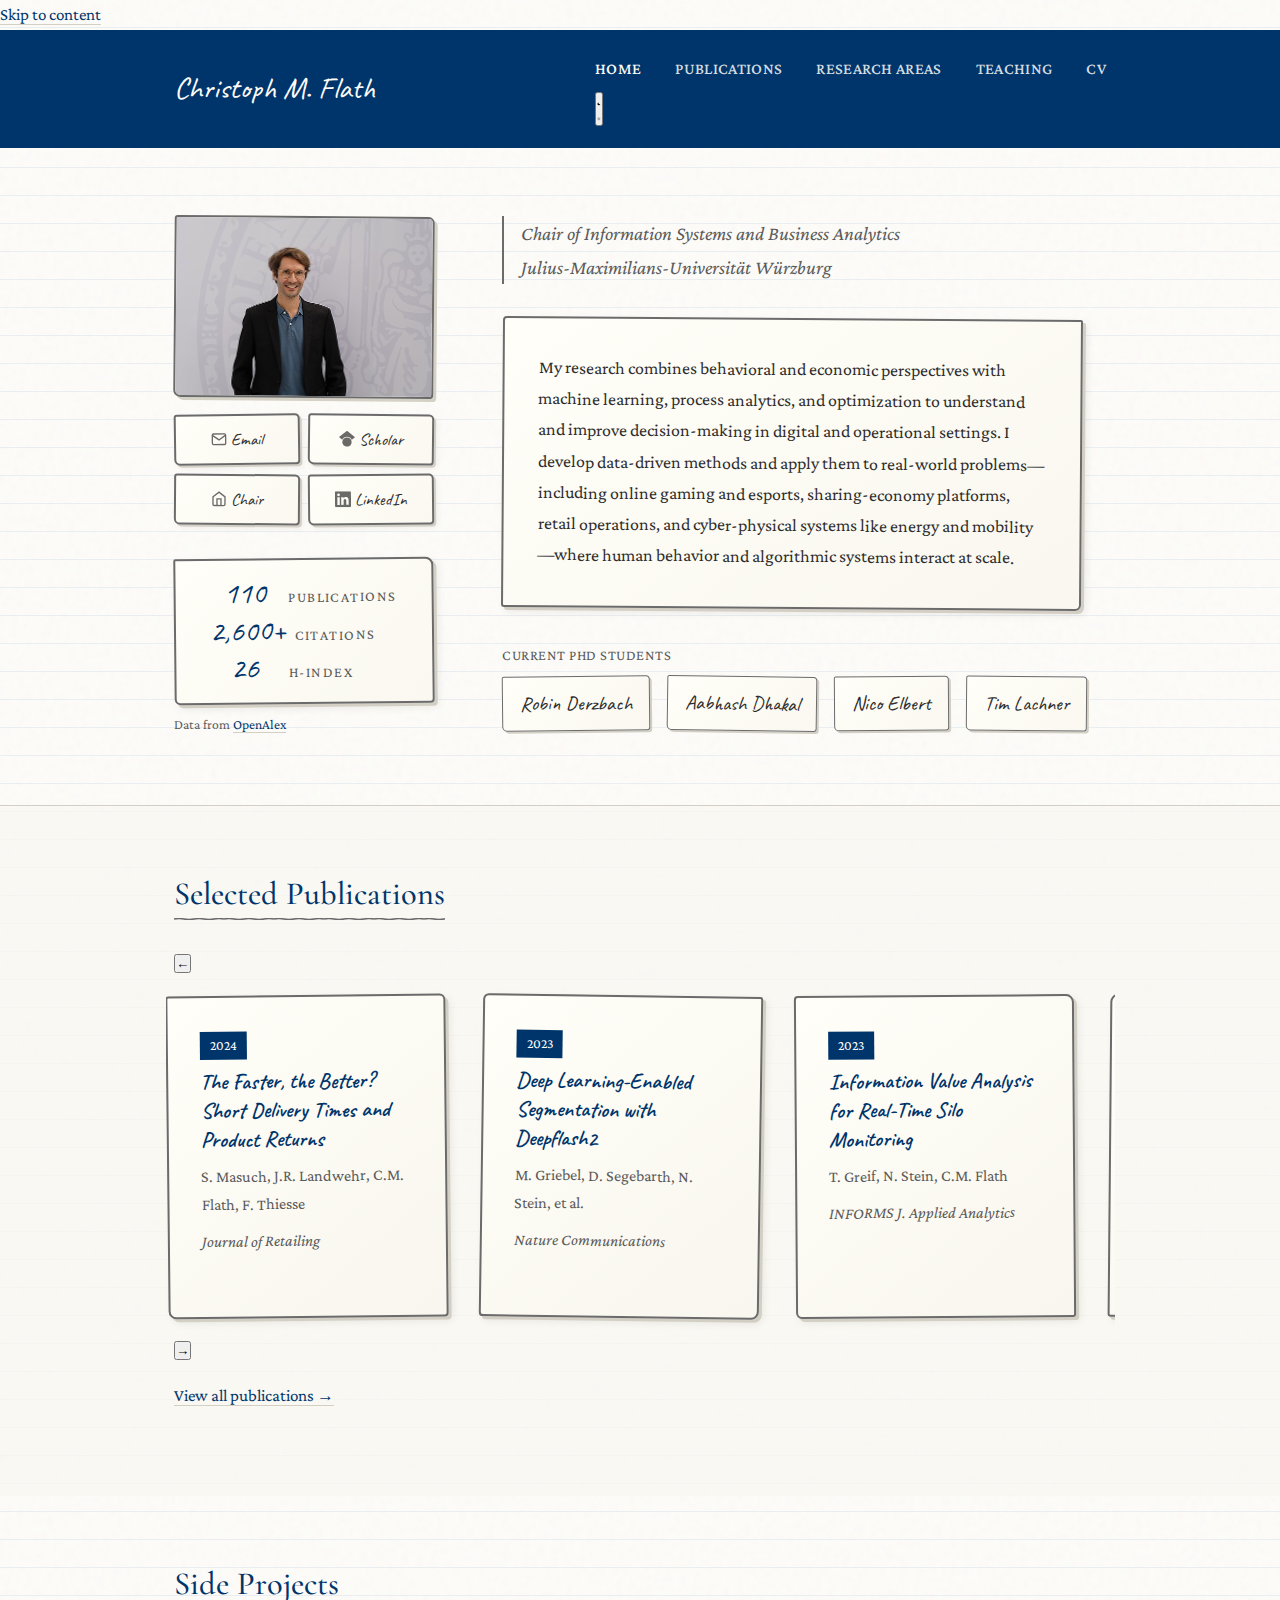
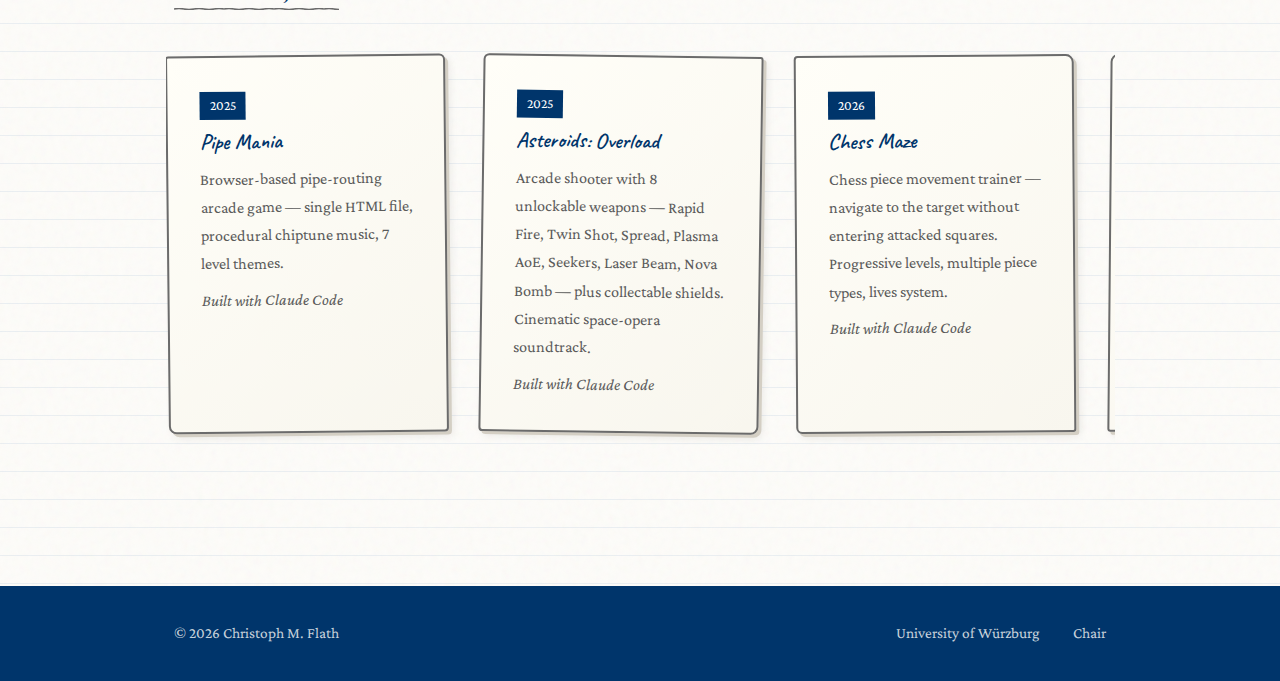
<file: index.html>
<!DOCTYPE html>
<html lang="en">
<head>
    <meta charset="UTF-8">
    <meta name="viewport" content="width=device-width, initial-scale=1.0">
    <meta name="description" content="Prof. Dr. Christoph M. Flath - Chair of Information Systems and Business Analytics at University of Würzburg">
    <meta name="keywords" content="Christoph Flath, Business Analytics, Machine Learning, Smart Grids, Operations Management, University of Würzburg">
    <meta name="author" content="Christoph M. Flath">

    <!-- Open Graph / Social Media -->
    <meta property="og:title" content="Prof. Dr. Christoph M. Flath">
    <meta property="og:description" content="Chair of Information Systems and Business Analytics at University of Würzburg">
    <meta property="og:type" content="website">

    <title>Christoph M. Flath | University of Würzburg</title>
    <link rel="icon" type="image/svg+xml" href="favicon.svg">

    <!-- Fonts - Moleskine-inspired typography -->
    <link rel="preconnect" href="https://fonts.googleapis.com">
    <link rel="preconnect" href="https://fonts.gstatic.com" crossorigin>
    <link href="https://fonts.googleapis.com/css2?family=Cormorant+Garamond:ital,wght@0,400;0,500;0,600;1,400&family=Crimson+Pro:ital,wght@0,400;0,500;0,600;1,400&family=Caveat:wght@500&display=swap" rel="stylesheet">

    <link rel="stylesheet" href="css/style.css">
</head>
<body>
    <a href="#main-content" class="skip-link">Skip to content</a>
    <!-- Header -->
    <header class="site-header">
        <div class="container">
            <a href="index.html" class="site-title">Christoph M. Flath</a>
            <button class="nav-toggle" aria-label="Toggle navigation" aria-expanded="false">☰</button>
            <div class="header-right">
                <nav class="main-nav">
                    <a href="index.html" class="active">Home</a>
                    <a href="publications.html">Publications</a>
                    <a href="research.html">Research Areas</a>
                    <a href="teaching.html">Teaching</a>
                    <a href="cv.html">CV</a>
                </nav>
                <button class="theme-toggle" aria-label="Toggle dark mode">
                    <span class="icon-moon"><svg xmlns="http://www.w3.org/2000/svg" viewBox="0 0 24 24" fill="currentColor"><path d="M21 12.79A9 9 0 1 1 11.21 3 7 7 0 0 0 21 12.79z"/></svg></span>
                    <span class="icon-sun"><svg xmlns="http://www.w3.org/2000/svg" viewBox="0 0 24 24" fill="none" stroke="currentColor" stroke-width="2"><circle cx="12" cy="12" r="5"/><line x1="12" y1="1" x2="12" y2="3"/><line x1="12" y1="21" x2="12" y2="23"/><line x1="4.22" y1="4.22" x2="5.64" y2="5.64"/><line x1="18.36" y1="18.36" x2="19.78" y2="19.78"/><line x1="1" y1="12" x2="3" y2="12"/><line x1="21" y1="12" x2="23" y2="12"/><line x1="4.22" y1="19.78" x2="5.64" y2="18.36"/><line x1="18.36" y1="5.64" x2="19.78" y2="4.22"/></svg></span>
                </button>
            </div>
        </div>
    </header>

    <!-- Hero Section -->
    <section class="hero" id="main-content">
        <div class="container">
            <div class="hero-content">
                <div class="profile-section">
                    <img src="images/profile.jpg" alt="Christoph M. Flath" class="profile-image" id="profile-img">
                    <!-- Contact Links -->
                    <div class="contact-links">
                        <a href="mailto:christoph.flath@uni-wuerzburg.de" class="contact-link">
                            <svg xmlns="http://www.w3.org/2000/svg" viewBox="0 0 24 24" fill="none" stroke="currentColor" stroke-width="2"><path d="M4 4h16c1.1 0 2 .9 2 2v12c0 1.1-.9 2-2 2H4c-1.1 0-2-.9-2-2V6c0-1.1.9-2 2-2z"/><polyline points="22,6 12,13 2,6"/></svg>
                            Email
                        </a>
                        <a href="https://scholar.google.com/citations?user=5Iy85HsAAAAJ" class="contact-link" target="_blank" rel="noopener noreferrer">
                            <svg xmlns="http://www.w3.org/2000/svg" viewBox="0 0 24 24" fill="currentColor"><path d="M12 24a7 7 0 1 1 0-14 7 7 0 0 1 0 14zm0-24L0 9.5l4.838 3.94A8 8 0 0 1 12 9a8 8 0 0 1 7.162 4.44L24 9.5z"/></svg>
                            Scholar
                        </a>
                        <a href="https://www.wiwi.uni-wuerzburg.de/wiba/" class="contact-link" target="_blank" rel="noopener noreferrer">
                            <svg xmlns="http://www.w3.org/2000/svg" viewBox="0 0 24 24" fill="none" stroke="currentColor" stroke-width="2"><path d="M3 9l9-7 9 7v11a2 2 0 0 1-2 2H5a2 2 0 0 1-2-2z"/><polyline points="9 22 9 12 15 12 15 22"/></svg>
                            Chair
                        </a>
                        <a href="https://www.linkedin.com/in/christoph-flath-11947524" class="contact-link" target="_blank" rel="noopener noreferrer">
                            <svg xmlns="http://www.w3.org/2000/svg" viewBox="0 0 24 24" fill="currentColor"><path d="M20.447 20.452h-3.554v-5.569c0-1.328-.027-3.037-1.852-3.037-1.853 0-2.136 1.445-2.136 2.939v5.667H9.351V9h3.414v1.561h.046c.477-.9 1.637-1.85 3.37-1.85 3.601 0 4.267 2.37 4.267 5.455v6.286zM5.337 7.433a2.062 2.062 0 0 1-2.063-2.065 2.064 2.064 0 1 1 2.063 2.065zm1.782 13.019H3.555V9h3.564v11.452zM22.225 0H1.771C.792 0 0 .774 0 1.729v20.542C0 23.227.792 24 1.771 24h20.451C23.2 24 24 23.227 24 22.271V1.729C24 .774 23.2 0 22.222 0h.003z"/></svg>
                            LinkedIn
                        </a>
                    </div>
                    <!-- Stats -->
                    <div class="hero-stats">
                        <div class="stat-item">
                            <span class="stat-number" id="pub-count">110</span>
                            <span class="stat-label">Publications</span>
                        </div>
                        <div class="stat-item">
                            <span class="stat-number" id="citation-count">2,600+</span>
                            <span class="stat-label">Citations</span>
                        </div>
                        <div class="stat-item">
                            <span class="stat-number" id="h-index">26</span>
                            <span class="stat-label">h-index</span>
                        </div>
                    </div>
                    <p class="text-muted hero-stats-source">
                        Data from <a href="https://openalex.org/authors/A5073782971" target="_blank" rel="noopener noreferrer">OpenAlex</a>
                    </p>
                </div>
                <div class="hero-text">
                    <p class="hero-subtitle">
                        Chair of Information Systems and Business Analytics<br>
                        Julius-Maximilians-Universität Würzburg
                    </p>
                    <p class="hero-description">
                        My research combines behavioral and economic perspectives with machine learning, process analytics, and optimization to understand and improve decision-making in digital and operational settings. I develop data-driven methods and apply them to real-world problems—including online gaming and esports, sharing-economy platforms, retail operations, and cyber-physical systems like energy and mobility—where human behavior and algorithmic systems interact at scale.
                    </p>

                    <!-- Current PhD Students -->
                    <div class="phd-section">
                        <p class="phd-label">Current PhD Students</p>
                        <div class="phd-students">
                            <a href="https://www.linkedin.com/in/robin-derzbach-8691a226a/" class="phd-student" target="_blank" rel="noopener noreferrer">Robin Derzbach</a>
                            <a href="https://www.linkedin.com/in/aabhash-dhakal/" class="phd-student" target="_blank" rel="noopener noreferrer">Aabhash Dhakal</a>
                            <a href="https://www.linkedin.com/in/nico-elbert-39a8091a2/" class="phd-student" target="_blank" rel="noopener noreferrer">Nico Elbert</a>
                            <a href="https://www.linkedin.com/in/tim-lachner-918768237/" class="phd-student" target="_blank" rel="noopener noreferrer">Tim Lachner</a>
                        </div>
                    </div>
                </div>
            </div>
        </div>
    </section>

    <!-- Selected Publications Carousel -->
    <section class="section">
        <div class="container">
            <h2 class="section-title">Selected Publications</h2>
            <div class="carousel-wrapper">
                <button class="carousel-btn carousel-btn-left" aria-label="Scroll left">←</button>
                <div class="pub-carousel">
                <a href="https://doi.org/10.1016/j.jretai.2024.07.002" target="_blank" class="research-card">
                    <span class="card-year">2024</span>
                    <h3>The Faster, the Better? Short Delivery Times and Product Returns</h3>
                    <p>S. Masuch, J.R. Landwehr, C.M. Flath, F. Thiesse</p>
                    <p class="card-venue">Journal of Retailing</p>
                </a>
                <a href="https://doi.org/10.1038/s41467-023-36960-9" target="_blank" class="research-card">
                    <span class="card-year">2023</span>
                    <h3>Deep Learning-Enabled Segmentation with Deepflash2</h3>
                    <p>M. Griebel, D. Segebarth, N. Stein, et al.</p>
                    <p class="card-venue">Nature Communications</p>
                </a>
                <a href="https://doi.org/10.1287/inte.2023.1156" target="_blank" class="research-card">
                    <span class="card-year">2023</span>
                    <h3>Information Value Analysis for Real-Time Silo Monitoring</h3>
                    <p>T. Greif, N. Stein, C.M. Flath</p>
                    <p class="card-venue">INFORMS J. Applied Analytics</p>
                </a>
                <a href="https://doi.org/10.17705/1jais.00534" target="_blank" class="research-card">
                    <span class="card-year">2019</span>
                    <h3>Privacy in the Sharing Economy</h3>
                    <p>T. Teubner, C.M. Flath</p>
                    <p class="card-venue">Journal of the Association for Information Systems</p>
                </a>
                <a href="https://doi.org/10.1016/j.jom.2018.10.004" target="_blank" class="research-card">
                    <span class="card-year">2019</span>
                    <h3>Creativity and Productivity in Product Design for Additive Manufacturing</h3>
                    <p>S. Friesike, C.M. Flath, M. Wirth, F. Thiesse</p>
                    <p class="card-venue">Journal of Operations Management</p>
                </a>
                <a href="https://doi.org/10.1111/poms.12995" target="_blank" class="research-card">
                    <span class="card-year">2019</span>
                    <h3>Disruptive Innovation, Market Entry and Production Flexibility</h3>
                    <p>B. Chevalier-Roignant, C.M. Flath, L. Trigeorgis</p>
                    <p class="card-venue">Production and Operations Management</p>
                </a>
                <a href="https://doi.org/10.1287/trsc.2013.0467" target="_blank" class="research-card">
                    <span class="card-year">2014</span>
                    <h3>Improving Electric Vehicle Charging Through Area Pricing</h3>
                    <p>C.M. Flath, J.P. Ilg, S. Gottwalt, et al.</p>
                    <p class="card-venue">Transportation Science</p>
                </a>
                <a href="https://link.springer.com/article/10.1007/s12599-015-0396-y" target="_blank" class="research-card">
                    <span class="card-year">2015</span>
                    <h3>The Economics of Multi-Hop Ride Sharing</h3>
                    <p>T. Teubner, C.M. Flath</p>
                    <p class="card-venue">Business & Information Systems Engineering</p>
                </a>
                <a href="https://link.springer.com/article/10.1007/s12599-023-00795-x" target="_blank" class="research-card">
                    <span class="card-year">2023</span>
                    <h3>Welcome to the Era of ChatGPT et al.</h3>
                    <p>T. Teubner, C.M. Flath, C. Weinhardt, et al.</p>
                    <p class="card-venue">Business & Information Systems Engineering</p>
                </a>
                <a href="https://aisel.aisnet.org/icis2025/hti/hti/16/" target="_blank" class="research-card">
                    <span class="card-year">2025</span>
                    <h3>Beyond Play: Competitive Game Data as an Empirical Resource</h3>
                    <p>N. Elbert, N. Stein, C.M. Flath</p>
                    <p class="card-venue">Proceedings of the International Conference on Information Systems 2025</p>
                </a>
                <a href="https://aisel.aisnet.org/bise/vol65/iss1/4/" target="_blank" class="research-card">
                    <span class="card-year">2023</span>
                    <h3>Predictive End-to-End Enterprise Process Network Monitoring</h3>
                    <p>F. Oberdorf, M. Schaschek, S. Weinzierl, et al.</p>
                    <p class="card-venue">Business & Information Systems Engineering</p>
                </a>
                <a href="https://www.sciencedirect.com/science/article/abs/pii/S0377221720310936" target="_blank" class="research-card">
                    <span class="card-year">2021</span>
                    <h3>Catch me if you scan: Data-driven Prescriptive Modeling for Smart Stores</h3>
                    <p>M. Hauser, C.M. Flath, F. Thiesse</p>
                    <p class="card-venue">European Journal of Operational Research</p>
                </a>
                <a href="https://pubsonline.informs.org/doi/abs/10.1287/trsc.2017.0813" target="_blank" class="research-card">
                    <span class="card-year">2019</span>
                    <h3>Leveraging Customer Flexibility for Car-Sharing Fleet Optimization</h3>
                    <p>P. Ströhle, C.M. Flath, J. Gärttner</p>
                    <p class="card-venue">Transportation Science</p>
                </a>
                <a href="https://link.springer.com/article/10.1057/s41265-017-0043-9" target="_blank" class="research-card">
                    <span class="card-year">2017</span>
                    <h3>Copy, Transform, Combine: Exploring the Remix as a Form of Innovation</h3>
                    <p>C.M. Flath, S. Friesike, M. Wirth, F. Thiesse</p>
                    <p class="card-venue">Journal of Information Technology</p>
                </a>
                </div>
                <button class="carousel-btn carousel-btn-right" aria-label="Scroll right">→</button>
            </div>
                        <p class="mt-1">
                <a href="publications.html">View all publications →</a>
            </p>
        </div>
    </section>

    <!-- Side Projects -->
    <section class="section">
        <div class="container">
            <h2 class="section-title">Side Projects</h2>
            <div class="pub-carousel">
                <a href="https://chrisflath.github.io/pipe-mania/" target="_blank" rel="noopener noreferrer" class="research-card">
                    <span class="card-year">2025</span>
                    <h3>Pipe Mania</h3>
                    <p>Browser-based pipe-routing arcade game — single HTML file, procedural chiptune music, 7 level themes.</p>
                    <p class="card-venue">Built with Claude Code</p>
                </a>
                <a href="https://chrisflath.github.io/asteroids-overload/" target="_blank" rel="noopener noreferrer" class="research-card">
                    <span class="card-year">2025</span>
                    <h3>Asteroids: Overload</h3>
                    <p>Arcade shooter with 8 unlockable weapons — Rapid Fire, Twin Shot, Spread, Plasma AoE, Seekers, Laser Beam, Nova Bomb — plus collectable shields. Cinematic space-opera soundtrack.</p>
                    <p class="card-venue">Built with Claude Code</p>
                </a>
                <a href="https://chrisflath.github.io/chess-maze/index.html" target="_blank" rel="noopener noreferrer" class="research-card">
                    <span class="card-year">2026</span>
                    <h3>Chess Maze</h3>
                    <p>Chess piece movement trainer — navigate to the target without entering attacked squares. Progressive levels, multiple piece types, lives system.</p>
                    <p class="card-venue">Built with Claude Code</p>
                </a>
                <a href="https://chrisflath.github.io/chess-maze/rook-runner.html" target="_blank" rel="noopener noreferrer" class="research-card">
                    <span class="card-year">2026</span>
                    <h3>Rook Runner</h3>
                    <p>3D endless runner on a chessboard — dodge enemy formations, collect stars, promote from Pawn to Queen with unique abilities. Medieval soundtrack with BPM tied to speed.</p>
                    <p class="card-venue">Built with Claude Code</p>
                </a>
                <a href="https://chrisflath.github.io/4pchessClock/" target="_blank" rel="noopener noreferrer" class="research-card">
                    <span class="card-year">2024</span>
                    <h3>4-Player Chess Clock</h3>
                    <p>Mobile-optimised clock and score tracker for 4-player chess — independent timers, customisable time controls, PWA-ready.</p>
                    <p class="card-venue">Vanilla HTML/CSS/JS</p>
                </a>
            </div>
        </div>
    </section>

    <!-- Footer -->
    <footer class="site-footer">
        <div class="container">
            <p>&copy; <span id="copyright-year">2026</span> Christoph M. Flath</p>
            <div class="footer-links">
                <a href="https://www.uni-wuerzburg.de/en/" target="_blank" rel="noopener noreferrer">University of Würzburg</a>
                <a href="https://www.wiwi.uni-wuerzburg.de/wiba/" target="_blank" rel="noopener noreferrer">Chair</a>
            </div>
        </div>
    </footer>

    <script src="js/main.js"></script>
</body>
</html>
</file>
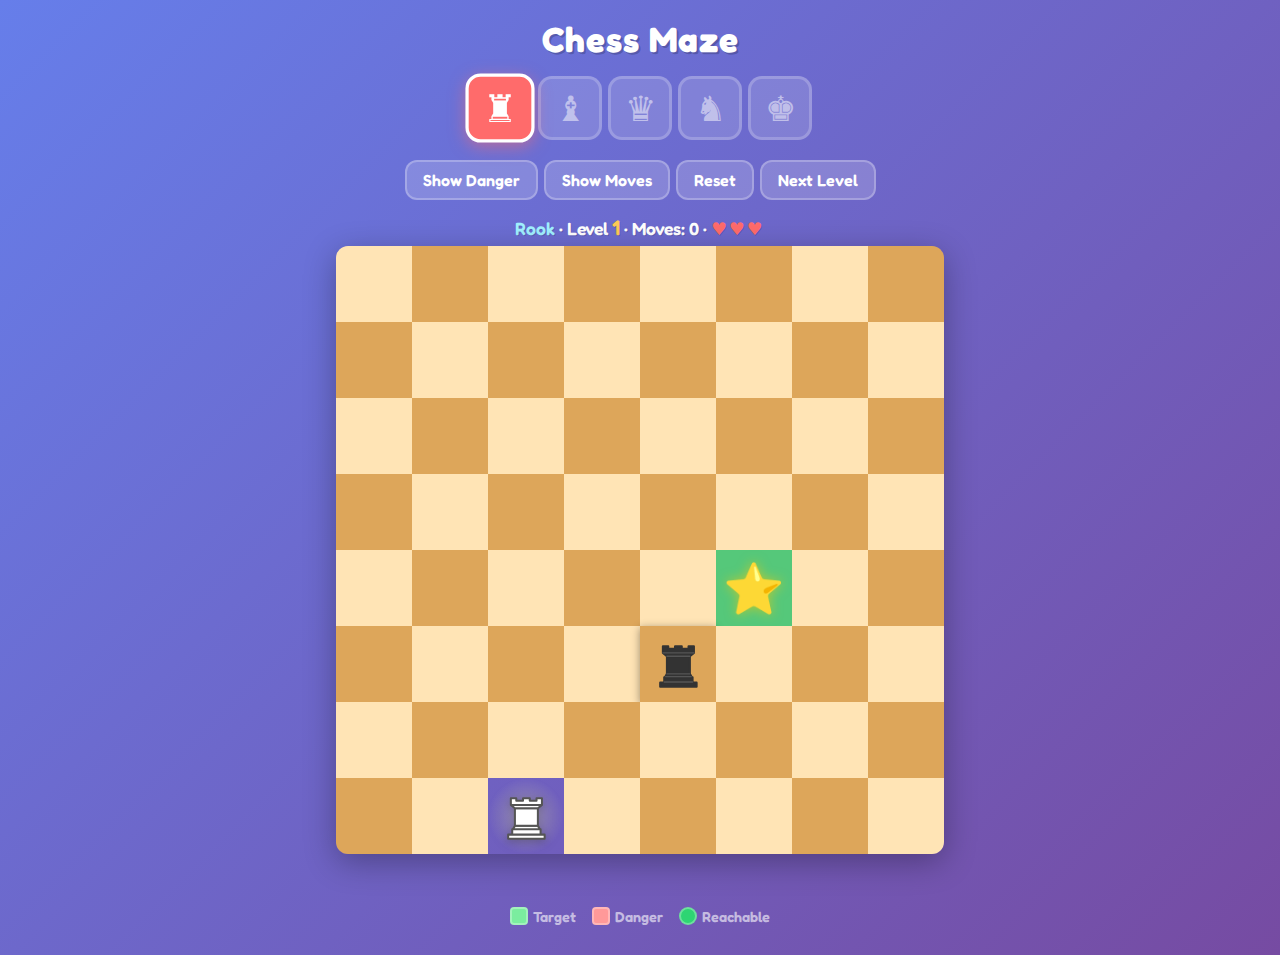
<file: chess-maze/index.html>
<!DOCTYPE html>
<html lang="en">
<head>
<meta charset="UTF-8">
<meta name="viewport" content="width=device-width, initial-scale=1.0">
<title>Chess Maze</title>
<style>
@import url('https://fonts.googleapis.com/css2?family=Fredoka:wght@400;600;700&display=swap');

* { margin: 0; padding: 0; box-sizing: border-box; }

body {
    font-family: 'Fredoka', 'Segoe UI', system-ui, sans-serif;
    background: linear-gradient(135deg, #667eea 0%, #764ba2 100%);
    color: #fff;
    min-height: 100vh;
    display: flex;
    flex-direction: column;
    align-items: center;
    user-select: none;
    padding-bottom: 24px;
}

h1 {
    margin: 18px 0 6px;
    font-size: 2.2em;
    font-weight: 700;
    text-shadow: 2px 2px 0 rgba(0,0,0,0.2);
    letter-spacing: 1px;
}

.controls {
    display: flex;
    gap: 8px;
    margin: 10px 0;
    flex-wrap: wrap;
    justify-content: center;
    align-items: center;
}

.piece-buttons {
    display: flex;
    gap: 6px;
}

.piece-btn {
    font-size: 2.2em;
    width: 64px;
    height: 64px;
    display: flex;
    align-items: center;
    justify-content: center;
    padding: 0;
    background: rgba(255,255,255,0.15);
    color: rgba(255,255,255,0.5);
    border: 3px solid rgba(255,255,255,0.2);
    border-radius: 14px;
    cursor: pointer;
    transition: all 0.2s;
}

.piece-btn:hover {
    background: rgba(255,255,255,0.25);
    color: #fff;
    transform: scale(1.05);
}

.piece-btn.active {
    background: #ff6b6b;
    border-color: #fff;
    color: #fff;
    box-shadow: 0 4px 15px rgba(255,107,107,0.5);
    transform: scale(1.08);
}

.action-buttons {
    display: flex;
    gap: 6px;
    flex-wrap: wrap;
    justify-content: center;
}

.action-btn {
    background: rgba(255,255,255,0.18);
    color: #fff;
    border: 2px solid rgba(255,255,255,0.25);
    border-radius: 12px;
    padding: 8px 16px;
    font-size: 1em;
    font-family: inherit;
    font-weight: 600;
    cursor: pointer;
    transition: all 0.2s;
}

.action-btn:hover {
    background: rgba(255,255,255,0.3);
    transform: scale(1.03);
}

.action-btn.active {
    background: #feca57;
    border-color: #feca57;
    color: #333;
    box-shadow: 0 3px 10px rgba(254,202,87,0.4);
}

.info {
    font-size: 1.1em;
    margin: 4px 0 6px;
    text-align: center;
    font-weight: 600;
    text-shadow: 1px 1px 0 rgba(0,0,0,0.15);
}

.info .level-label {
    color: #feca57;
    font-size: 1.2em;
}

.info .piece-label {
    color: #a0f0ff;
}

#lives {
    color: #ff6b6b;
    letter-spacing: 2px;
}

#board-container {
    position: relative;
    display: inline-block;
    border-radius: 12px;
    overflow: hidden;
    box-shadow: 0 8px 32px rgba(0,0,0,0.3);
}

#board {
    display: grid;
    grid-template-columns: repeat(8, 1fr);
    grid-template-rows: repeat(8, 1fr);
}

.square {
    width: clamp(44px, 10.5vw, 76px);
    height: clamp(44px, 10.5vw, 76px);
    display: flex;
    align-items: center;
    justify-content: center;
    font-size: clamp(32px, 8.5vw, 58px);
    cursor: pointer;
    position: relative;
    transition: background 0.15s;
}

.square.light { background: #ffe4b5; }
.square.dark { background: #dda65a; }

.square.attacked.light { background: #ff9999; }
.square.attacked.dark { background: #e06060; }

.square.reachable::after {
    content: '';
    position: absolute;
    width: 30%;
    height: 30%;
    background: rgba(46, 213, 115, 0.7);
    border-radius: 50%;
    pointer-events: none;
    box-shadow: 0 0 8px rgba(46, 213, 115, 0.5);
}

.square.target-square.light { background: #7bed9f; }
.square.target-square.dark { background: #55c87a; }

.square svg {
    width: 80%;
    height: 80%;
}

.square.player-square {
    z-index: 1;
    filter: drop-shadow(0 2px 4px rgba(0,0,0,0.3));
    background: radial-gradient(circle, rgba(255,255,180,0.35) 0%, transparent 70%);
}

.square.enemy-piece {
    filter: drop-shadow(0 2px 4px rgba(0,0,0,0.4));
}

.target-star {
    font-size: 0.85em;
    filter: drop-shadow(0 0 6px rgba(255,200,0,0.6));
    animation: pulse 1.5s ease-in-out infinite;
}

@keyframes pulse {
    0%, 100% { transform: scale(1); }
    50% { transform: scale(1.15); }
}

.move-counter {
    font-size: 1em;
    color: rgba(255,255,255,0.7);
    margin: 6px 0;
    font-weight: 600;
}

#message {
    margin: 8px 0;
    font-size: 1.3em;
    min-height: 1.5em;
    text-align: center;
    font-weight: 600;
}

#message.success { color: #7bed9f; }
#message.fail {
    color: #ff6b6b;
    animation: shake 0.4s ease;
}

@keyframes shake {
    0%, 100% { transform: translateX(0); }
    20% { transform: translateX(-8px); }
    40% { transform: translateX(8px); }
    60% { transform: translateX(-5px); }
    80% { transform: translateX(5px); }
}

.legend {
    display: flex;
    gap: 16px;
    margin: 6px 0;
    font-size: 0.9em;
    color: rgba(255,255,255,0.6);
    flex-wrap: wrap;
    justify-content: center;
    font-weight: 600;
}

.legend-item {
    display: flex;
    align-items: center;
    gap: 5px;
}

.legend-swatch {
    width: 18px;
    height: 18px;
    border-radius: 4px;
    border: 2px solid rgba(255,255,255,0.3);
}

.modal-overlay {
    display: none;
    position: fixed;
    top: 0; left: 0; right: 0; bottom: 0;
    background: rgba(0,0,0,0.6);
    z-index: 100;
    align-items: center;
    justify-content: center;
    backdrop-filter: blur(4px);
}

.modal-overlay.visible {
    display: flex;
}

.modal {
    background: linear-gradient(135deg, #667eea 0%, #764ba2 100%);
    border: 3px solid rgba(255,255,255,0.3);
    border-radius: 24px;
    padding: 36px;
    text-align: center;
    max-width: 360px;
    box-shadow: 0 16px 48px rgba(0,0,0,0.4);
}

.modal h2 {
    font-size: 1.8em;
    margin-bottom: 8px;
}

.modal p {
    margin-bottom: 18px;
    color: rgba(255,255,255,0.7);
    font-size: 1.05em;
}

.modal button {
    background: #ff6b6b;
    color: white;
    border: none;
    border-radius: 14px;
    padding: 12px 28px;
    font-size: 1.1em;
    font-family: inherit;
    font-weight: 700;
    cursor: pointer;
    box-shadow: 0 4px 12px rgba(255,107,107,0.4);
    transition: transform 0.15s;
}

.modal button:hover {
    transform: scale(1.05);
}

.stars {
    font-size: 2.5em;
    margin: 10px 0;
}
</style>
</head>
<body>

<h1>Chess Maze</h1>

<div class="controls">
    <div class="piece-buttons">
        <button class="piece-btn active" data-piece="rook" title="Rook / Turm">&#9820;</button>
        <button class="piece-btn" data-piece="bishop" title="Bishop / Läufer">&#9821;</button>
        <button class="piece-btn" data-piece="queen" title="Queen / Dame">&#9819;</button>
        <button class="piece-btn" data-piece="knight" title="Knight / Springer">&#9822;</button>
        <button class="piece-btn" data-piece="king" title="King / König">&#9818;</button>
    </div>
</div>
<div class="controls">
    <div class="action-buttons">
        <button class="action-btn" id="show-danger">Show Danger</button>
        <button class="action-btn" id="show-reachable">Show Moves</button>
        <button class="action-btn" id="btn-reset">Reset</button>
        <button class="action-btn" id="btn-next">Next Level</button>
    </div>
</div>

<div class="info">
    <span class="piece-label" id="piece-name">Rook</span> &middot;
    Level <span class="level-label" id="level-num">1</span>
    &middot; Moves: <span id="move-count">0</span>
    &middot; <span id="lives"></span>
</div>

<div id="board-container">
    <div id="board"></div>
</div>

<div id="message"></div>

<div class="legend">
    <div class="legend-item"><div class="legend-swatch" style="background:#7bed9f"></div> Target</div>
    <div class="legend-item"><div class="legend-swatch" style="background:#ff9999"></div> Danger</div>
    <div class="legend-item"><div class="legend-swatch" style="background:#2ed573; border-radius:50%"></div> Reachable</div>
</div>

<div class="modal-overlay" id="win-modal">
    <div class="modal">
        <h2 id="modal-title">Well done!</h2>
        <div class="stars" id="modal-stars"></div>
        <p id="modal-text"></p>
        <button id="modal-next">Next Level</button>
    </div>
</div>

<div class="modal-overlay" id="fail-modal">
    <div class="modal">
        <h2 id="fail-title">Oops!</h2>
        <div class="stars" id="fail-icon"></div>
        <p id="fail-text"></p>
        <button id="fail-retry">Try Again</button>
    </div>
</div>

<div class="modal-overlay" id="gameover-modal">
    <div class="modal">
        <h2>Game Over</h2>
        <div class="stars">💀</div>
        <p id="gameover-text"></p>
        <button id="gameover-restart">Start Over</button>
    </div>
</div>

<script>
// SVG chess pieces for crisp rendering at any size
const PIECE_SVG = {
    // Player pieces (dark/filled)
    rook:   `<svg viewBox="0 0 45 45" xmlns="http://www.w3.org/2000/svg"><g fill="#fff" stroke="#555" stroke-width="1.5" stroke-linecap="round" stroke-linejoin="round"><path d="M9 39h27v-3H9v3zM12.5 32l1.5-2.5h17l1.5 2.5h-20zM12 36v-4h21v4H12z"/><path d="M14 29.5v-13h17v13H14z" stroke-linecap="butt"/><path d="M14 16.5L11 14h23l-3 2.5H14zM11 14V9h4v2h5V9h5v2h5V9h4v5H11z" stroke-linecap="butt"/></g></svg>`,
    bishop: `<svg viewBox="0 0 45 45" xmlns="http://www.w3.org/2000/svg"><g fill="#fff" stroke="#555" stroke-width="1.5" stroke-linecap="round" stroke-linejoin="round"><path d="M9 36c3.39-.97 10.11.43 13.5-2 3.39 2.43 10.11 1.03 13.5 2 0 0 1.65.54 3 2-.68.97-1.65.99-3 .5-3.39-.97-10.11.46-13.5-1-3.39 1.46-10.11.03-13.5 1-1.354.49-2.323.47-3-.5 1.354-1.94 3-2 3-2z"/><path d="M15 32c2.5 2.5 12.5 2.5 15 0 .5-1.5 0-2 0-2 0-2.5-2.5-4-2.5-4 5.5-1.5 6-11.5-5-15.5-11 4-10.5 14-5 15.5 0 0-2.5 1.5-2.5 4 0 0-.5.5 0 2z"/><path d="M25 8a2.5 2.5 0 11-5 0 2.5 2.5 0 115 0z"/></g><path d="M17.5 26h10M15 30h15" fill="none" stroke="#999" stroke-width="1.5" stroke-linejoin="miter"/></svg>`,
    queen:  `<svg viewBox="0 0 45 45" xmlns="http://www.w3.org/2000/svg"><g fill="#fff" stroke="#555" stroke-width="1.5" stroke-linecap="round" stroke-linejoin="round"><path d="M9 26c8.5-1.5 21-1.5 27 0l2.5-12.5L31 25l-.3-14.1-5.2 13.6-3-14.5-3 14.5-5.2-13.6L14 25 6.5 13.5 9 26z"/><path d="M9 26c0 2 1.5 2 2.5 4 1 1.5 1 1 .5 3.5-1.5 1-1.5 2.5-1.5 2.5-1.5 1.5.5 2.5.5 2.5 6.5 1 16.5 1 23 0 0 0 1.5-1 0-2.5 0 0 .5-1.5-1-2.5-.5-2.5-.5-2 .5-3.5 1-2 2.5-2 2.5-4-8.5-1.5-18.5-1.5-27 0z"/><path d="M11 38.5a35 35 1 0023 0" fill="none" stroke="#555"/><circle cx="6" cy="12" r="2"/><circle cx="14" cy="9" r="2"/><circle cx="22.5" cy="8" r="2"/><circle cx="31" cy="9" r="2"/><circle cx="39" cy="12" r="2"/></g><path d="M11.5 30c3.5-1 18.5-1 22 0M12 33.5c6-1 15-1 21 0" fill="none" stroke="#999" stroke-width="1"/></svg>`,
    knight: `<svg viewBox="0 0 45 45" xmlns="http://www.w3.org/2000/svg"><g fill="none" stroke="#555" stroke-width="1.5" stroke-linecap="round" stroke-linejoin="round"><path d="M22 10c10.5 1 16.5 8 16 29H15c0-9 10-6.5 8-21" fill="#fff"/><path d="M24 18c.38 2.91-5.55 7.37-8 9-3 2-2.82 4.34-5 4-1.042-.94 1.41-3.04 0-3-1 0 .19 1.23-1 2-1 0-4.003 1-4-4 0-2 6-12 6-12s1.89-1.9 2-3.5c-.73-.994-.5-2-.5-3 1-1 3 2.5 3 2.5h2s.78-1.992 2.5-3c1 0 1 3 1 3" fill="#fff"/><path d="M9.5 25.5a.5.5 0 11-1 0 .5.5 0 111 0z" fill="#555" stroke="#555"/><path d="M14.933 15.75a.5 1.5 30 11-.866-.5.5 1.5 30 11.866.5z" fill="#555" stroke="#555"/></g></svg>`,
    king:   `<svg viewBox="0 0 45 45" xmlns="http://www.w3.org/2000/svg"><g fill="#fff" stroke="#555" stroke-width="1.5" stroke-linecap="round" stroke-linejoin="round"><path d="M22.5 11.63V6" stroke-linejoin="miter"/><path d="M22.5 25s4.5-7.5 3-10.5c0 0-1-2.5-3-2.5s-3 2.5-3 2.5c-1.5 3 3 10.5 3 10.5"/><path d="M12.5 37c5.5 3.5 14.5 3.5 20 0v-7s9-4.5 6-10.5c-4-6.5-13.5-3.5-16 4V27v-3.5c-2.5-7.5-12-10.5-16-4-3 6 6 10.5 6 10.5v7"/><path d="M20 8h5" stroke-linejoin="miter"/></g><path d="M32 29.5s8.5-4 6.03-9.65C34.15 14 25 18 22.5 24.5v2.1-2.1C20 18 10.85 14 6.97 19.85 4.5 25.5 13 29.5 13 29.5" fill="none" stroke="#999" stroke-width="1"/><path d="M12.5 30c5.5-3 14.5-3 20 0m-20 3.5c5.5-3 14.5-3 20 0m-20 3.5c5.5-3 14.5-3 20 0" fill="none" stroke="#999" stroke-width="1"/></svg>`,
    // Enemy pieces (red/white)
    rook_e:   `<svg viewBox="0 0 45 45" xmlns="http://www.w3.org/2000/svg"><g fill="#333" stroke="#333" stroke-width="1.5" stroke-linecap="round" stroke-linejoin="round"><path d="M9 39h27v-3H9v3zM12.5 32l1.5-2.5h17l1.5 2.5h-20zM12 36v-4h21v4H12z"/><path d="M14 29.5v-13h17v13H14z" stroke-linecap="butt"/><path d="M14 16.5L11 14h23l-3 2.5H14zM11 14V9h4v2h5V9h5v2h5V9h4v5H11z" stroke-linecap="butt"/><path d="M12 35.5h21M13 31.5h19M14 29.5h17M14 16.5h17M11 14h23" fill="none" stroke="#555" stroke-width="1" stroke-linejoin="miter"/></g></svg>`,
    bishop_e: `<svg viewBox="0 0 45 45" xmlns="http://www.w3.org/2000/svg"><g fill="#333" stroke="#333" stroke-width="1.5" stroke-linecap="round" stroke-linejoin="round"><path d="M9 36c3.39-.97 10.11.43 13.5-2 3.39 2.43 10.11 1.03 13.5 2 0 0 1.65.54 3 2-.68.97-1.65.99-3 .5-3.39-.97-10.11.46-13.5-1-3.39 1.46-10.11.03-13.5 1-1.354.49-2.323.47-3-.5 1.354-1.94 3-2 3-2z"/><path d="M15 32c2.5 2.5 12.5 2.5 15 0 .5-1.5 0-2 0-2 0-2.5-2.5-4-2.5-4 5.5-1.5 6-11.5-5-15.5-11 4-10.5 14-5 15.5 0 0-2.5 1.5-2.5 4 0 0-.5.5 0 2z"/><path d="M25 8a2.5 2.5 0 11-5 0 2.5 2.5 0 115 0z"/></g><path d="M17.5 26h10M15 30h15" fill="none" stroke="#555" stroke-width="1.5" stroke-linejoin="miter"/></svg>`,
    queen_e:  `<svg viewBox="0 0 45 45" xmlns="http://www.w3.org/2000/svg"><g fill="#333" stroke="#333" stroke-width="1.5"><path d="M9 26c8.5-1.5 21-1.5 27 0l2.5-12.5L31 25l-.3-14.1-5.2 13.6-3-14.5-3 14.5-5.2-13.6L14 25 6.5 13.5 9 26z" stroke-linecap="butt"/><path d="M9 26c0 2 1.5 2 2.5 4 1 1.5 1 1 .5 3.5-1.5 1-1.5 2.5-1.5 2.5-1.5 1.5.5 2.5.5 2.5 6.5 1 16.5 1 23 0 0 0 1.5-1 0-2.5 0 0 .5-1.5-1-2.5-.5-2.5-.5-2 .5-3.5 1-2 2.5-2 2.5-4-8.5-1.5-18.5-1.5-27 0z" stroke-linecap="butt"/><path d="M11.5 30c3.5-1 18.5-1 22 0M12 33.5c6-1 15-1 21 0" fill="none" stroke="#555"/><circle cx="6" cy="12" r="2"/><circle cx="14" cy="9" r="2"/><circle cx="22.5" cy="8" r="2"/><circle cx="31" cy="9" r="2"/><circle cx="39" cy="12" r="2"/></g></svg>`,
    knight_e: `<svg viewBox="0 0 45 45" xmlns="http://www.w3.org/2000/svg"><g fill="none" stroke="#333" stroke-width="1.5" stroke-linecap="round" stroke-linejoin="round"><path d="M22 10c10.5 1 16.5 8 16 29H15c0-9 10-6.5 8-21" fill="#333"/><path d="M24 18c.38 2.91-5.55 7.37-8 9-3 2-2.82 4.34-5 4-1.042-.94 1.41-3.04 0-3-1 0 .19 1.23-1 2-1 0-4.003 1-4-4 0-2 6-12 6-12s1.89-1.9 2-3.5c-.73-.994-.5-2-.5-3 1-1 3 2.5 3 2.5h2s.78-1.992 2.5-3c1 0 1 3 1 3" fill="#333"/><path d="M9.5 25.5a.5.5 0 11-1 0 .5.5 0 111 0z" fill="#fff" stroke="#fff"/><path d="M14.933 15.75a.5 1.5 30 11-.866-.5.5 1.5 30 11.866.5z" fill="#fff" stroke="#fff"/></g></svg>`,
    king_e:   `<svg viewBox="0 0 45 45" xmlns="http://www.w3.org/2000/svg"><g fill="none" stroke="#333" stroke-width="1.5" stroke-linecap="round" stroke-linejoin="round"><path d="M22.5 11.63V6" stroke-linejoin="miter"/><path d="M20 8h5" stroke-linejoin="miter"/><path d="M22.5 25s4.5-7.5 3-10.5c0 0-1-2.5-3-2.5s-3 2.5-3 2.5c-1.5 3 3 10.5 3 10.5" fill="#333" stroke-linecap="butt"/><path d="M12.5 37c5.5 3.5 14.5 3.5 20 0v-7s9-4.5 6-10.5c-4-6.5-13.5-3.5-16 4V27v-3.5c-2.5-7.5-12-10.5-16-4-3 6 6 10.5 6 10.5v7" fill="#333"/><path d="M12.5 30c5.5-3 14.5-3 20 0m-20 3.5c5.5-3 14.5-3 20 0m-20 3.5c5.5-3 14.5-3 20 0" stroke="#555"/></g></svg>`,
    pawn_e:   `<svg viewBox="0 0 45 45" xmlns="http://www.w3.org/2000/svg"><path d="M22.5 9c-2.21 0-4 1.79-4 4 0 .89.29 1.71.78 2.38C17.33 16.5 16 18.59 16 21c0 2.03.94 3.84 2.41 5.03C15.41 27.09 11 31.58 11 39.5H34c0-7.92-4.41-12.41-7.41-13.47C28.06 24.84 29 23.03 29 21c0-2.41-1.33-4.5-3.28-5.62.49-.67.78-1.49.78-2.38 0-2.21-1.79-4-4-4z" fill="#333" stroke="#333" stroke-width="1.5" stroke-linecap="round"/></svg>`,
};

const PIECE_NAMES = {
    rook: 'Rook', bishop: 'Bishop', queen: 'Queen', knight: 'Knight', king: 'King',
};

const ENEMY_SVG_MAP = {
    rook: 'rook_e', bishop: 'bishop_e', queen: 'queen_e', knight: 'knight_e', king: 'king_e', pawn: 'pawn_e',
};

const board = document.getElementById('board');
const msgEl = document.getElementById('message');
const moveCountEl = document.getElementById('move-count');
const levelNumEl = document.getElementById('level-num');
const pieceNameEl = document.getElementById('piece-name');
const showDangerBtn = document.getElementById('show-danger');
const showReachableBtn = document.getElementById('show-reachable');
const livesEl = document.getElementById('lives');
const winModal = document.getElementById('win-modal');
const modalNext = document.getElementById('modal-next');
const modalTitle = document.getElementById('modal-title');
const modalStars = document.getElementById('modal-stars');
const modalText = document.getElementById('modal-text');
const failModal = document.getElementById('fail-modal');
const failTitle = document.getElementById('fail-title');
const failIcon = document.getElementById('fail-icon');
const failText = document.getElementById('fail-text');
const failRetry = document.getElementById('fail-retry');
const gameoverModal = document.getElementById('gameover-modal');
const gameoverText = document.getElementById('gameover-text');
const gameoverRestart = document.getElementById('gameover-restart');

const MAX_LIVES = 3;

let state = {
    pieceType: 'rook',
    level: 1,
    lives: MAX_LIVES,
    playerPos: null,
    targetPos: null,
    enemies: [],
    attackedSet: null,
    moves: 0,
    showDanger: false,
    showReachable: false,
    solved: false,
    parMoves: 0,
    // store initial level data for retry
    levelData: null,
};

function renderLives() {
    livesEl.textContent = '♥'.repeat(state.lives) + '♡'.repeat(MAX_LIVES - state.lives);
}

// --- Sound effects ---
const AudioCtx = window.AudioContext || window.webkitAudioContext;
let audioCtx;
function ensureAudio() { if (!audioCtx) audioCtx = new AudioCtx(); }

function playMove() {
    ensureAudio();
    const o = audioCtx.createOscillator();
    const g = audioCtx.createGain();
    o.connect(g); g.connect(audioCtx.destination);
    o.type = 'sine';
    o.frequency.setValueAtTime(600, audioCtx.currentTime);
    o.frequency.exponentialRampToValueAtTime(800, audioCtx.currentTime + 0.08);
    g.gain.setValueAtTime(0.15, audioCtx.currentTime);
    g.gain.exponentialRampToValueAtTime(0.001, audioCtx.currentTime + 0.12);
    o.start(); o.stop(audioCtx.currentTime + 0.12);
}

function playCapture() {
    ensureAudio();
    const o = audioCtx.createOscillator();
    const g = audioCtx.createGain();
    o.connect(g); g.connect(audioCtx.destination);
    o.type = 'sawtooth';
    o.frequency.setValueAtTime(300, audioCtx.currentTime);
    o.frequency.exponentialRampToValueAtTime(100, audioCtx.currentTime + 0.2);
    g.gain.setValueAtTime(0.12, audioCtx.currentTime);
    g.gain.exponentialRampToValueAtTime(0.001, audioCtx.currentTime + 0.25);
    o.start(); o.stop(audioCtx.currentTime + 0.25);
}

function playError() {
    ensureAudio();
    const o = audioCtx.createOscillator();
    const g = audioCtx.createGain();
    o.connect(g); g.connect(audioCtx.destination);
    o.type = 'square';
    o.frequency.setValueAtTime(200, audioCtx.currentTime);
    o.frequency.exponentialRampToValueAtTime(120, audioCtx.currentTime + 0.15);
    g.gain.setValueAtTime(0.08, audioCtx.currentTime);
    g.gain.exponentialRampToValueAtTime(0.001, audioCtx.currentTime + 0.2);
    o.start(); o.stop(audioCtx.currentTime + 0.2);
}

function playWin() {
    ensureAudio();
    const notes = [523, 659, 784, 1047];
    notes.forEach((freq, i) => {
        const o = audioCtx.createOscillator();
        const g = audioCtx.createGain();
        o.connect(g); g.connect(audioCtx.destination);
        o.type = 'sine';
        o.frequency.setValueAtTime(freq, audioCtx.currentTime + i * 0.12);
        g.gain.setValueAtTime(0, audioCtx.currentTime + i * 0.12);
        g.gain.linearRampToValueAtTime(0.15, audioCtx.currentTime + i * 0.12 + 0.02);
        g.gain.exponentialRampToValueAtTime(0.001, audioCtx.currentTime + i * 0.12 + 0.3);
        o.start(audioCtx.currentTime + i * 0.12);
        o.stop(audioCtx.currentTime + i * 0.12 + 0.3);
    });
}

// --- Movement logic ---

function getMoves(type, r, c) {
    const moves = [];
    const dirs = {
        rook:   [[-1,0],[1,0],[0,-1],[0,1]],
        bishop: [[-1,-1],[-1,1],[1,-1],[1,1]],
        queen:  [[-1,0],[1,0],[0,-1],[0,1],[-1,-1],[-1,1],[1,-1],[1,1]],
        king:   [[-1,0],[1,0],[0,-1],[0,1],[-1,-1],[-1,1],[1,-1],[1,1]],
    };

    if (type === 'knight') {
        const jumps = [[-2,-1],[-2,1],[-1,-2],[-1,2],[1,-2],[1,2],[2,-1],[2,1]];
        for (const [dr, dc] of jumps) {
            const nr = r + dr, nc = c + dc;
            if (nr >= 0 && nr < 8 && nc >= 0 && nc < 8) moves.push([nr, nc]);
        }
        return moves;
    }

    const sliding = (type !== 'king');
    for (const [dr, dc] of dirs[type]) {
        let nr = r + dr, nc = c + dc;
        while (nr >= 0 && nr < 8 && nc >= 0 && nc < 8) {
            const occupied = state.enemies.some(e => e.row === nr && e.col === nc);
            if (occupied) {
                // Can capture this enemy — include the square but stop sliding
                moves.push([nr, nc]);
                break;
            }
            moves.push([nr, nc]);
            if (!sliding) break;
            nr += dr;
            nc += dc;
        }
    }
    return moves;
}

// Check if a specific enemy is protected by any other enemy
function isProtected(enemyIdx) {
    const target = state.enemies[enemyIdx];
    for (let i = 0; i < state.enemies.length; i++) {
        if (i === enemyIdx) continue;
        const e = state.enemies[i];
        const attacks = getAttackSquares(e.type, e.row, e.col, state.enemies);
        if (attacks.some(([r, c]) => r === target.row && c === target.col)) return true;
    }
    return false;
}

function getAttackedSquares(enemies) {
    const attacked = new Set();
    for (const e of enemies) {
        const squares = getAttackSquares(e.type, e.row, e.col, enemies);
        for (const [r, c] of squares) attacked.add(`${r},${c}`);
        attacked.add(`${e.row},${e.col}`);
    }
    return attacked;
}

function getAttackSquares(type, r, c, allEnemies) {
    const squares = [];
    const dirs = {
        rook:   [[-1,0],[1,0],[0,-1],[0,1]],
        bishop: [[-1,-1],[-1,1],[1,-1],[1,1]],
        queen:  [[-1,0],[1,0],[0,-1],[0,1],[-1,-1],[-1,1],[1,-1],[1,1]],
        king:   [[-1,0],[1,0],[0,-1],[0,1],[-1,-1],[-1,1],[1,-1],[1,1]],
    };

    if (type === 'pawn') {
        if (r - 1 >= 0 && c - 1 >= 0) squares.push([r - 1, c - 1]);
        if (r - 1 >= 0 && c + 1 < 8) squares.push([r - 1, c + 1]);
        return squares;
    }

    if (type === 'knight') {
        const jumps = [[-2,-1],[-2,1],[-1,-2],[-1,2],[1,-2],[1,2],[2,-1],[2,1]];
        for (const [dr, dc] of jumps) {
            const nr = r + dr, nc = c + dc;
            if (nr >= 0 && nr < 8 && nc >= 0 && nc < 8) squares.push([nr, nc]);
        }
        return squares;
    }

    const sliding = (type !== 'king');
    for (const [dr, dc] of dirs[type]) {
        let nr = r + dr, nc = c + dc;
        while (nr >= 0 && nr < 8 && nc >= 0 && nc < 8) {
            squares.push([nr, nc]);
            const blocked = allEnemies.some(e => e.row === nr && e.col === nc && !(e.row === r && e.col === c));
            if (blocked) break;
            if (!sliding) break;
            nr += dr;
            nc += dc;
        }
    }
    return squares;
}

// --- Level generation ---

function solveBFS(start, target, attacked, pieceType, enemies) {
    const key = (r, c) => `${r},${c}`;
    const visited = new Set();
    visited.add(key(start[0], start[1]));
    const queue = [[start[0], start[1], 0]];

    while (queue.length > 0) {
        const [r, c, dist] = queue.shift();
        if (r === target[0] && c === target[1]) return dist;

        const moves = getMoves(pieceType, r, c);
        for (const [nr, nc] of moves) {
            const k = key(nr, nc);
            if (!visited.has(k) && !attacked.has(k)) {
                visited.add(k);
                queue.push([nr, nc, dist + 1]);
            }
        }
    }
    return -1;
}

function generateLevel(pieceType, level) {
    const numEnemies = Math.min(1 + Math.floor((level - 1) / 2), 6);
    const enemyTypes = getEnemyTypesForLevel(pieceType, level);

    for (let attempt = 0; attempt < 500; attempt++) {
        const enemies = [];
        const occupied = new Set();

        for (let i = 0; i < numEnemies; i++) {
            let tries = 0;
            while (tries < 50) {
                const er = Math.floor(Math.random() * 8);
                const ec = Math.floor(Math.random() * 8);
                const k = `${er},${ec}`;
                if (!occupied.has(k)) {
                    occupied.add(k);
                    enemies.push({ type: enemyTypes[i % enemyTypes.length], row: er, col: ec });
                    break;
                }
                tries++;
            }
        }

        const attacked = getAttackedSquares(enemies);

        let start = null, target = null;
        for (let tries = 0; tries < 100; tries++) {
            const sr = Math.floor(Math.random() * 8);
            const sc = Math.floor(Math.random() * 8);
            const sk = `${sr},${sc}`;
            if (!attacked.has(sk) && !occupied.has(sk)) {
                start = [sr, sc];
                break;
            }
        }
        if (!start) continue;

        for (let tries = 0; tries < 100; tries++) {
            const tr = Math.floor(Math.random() * 8);
            const tc = Math.floor(Math.random() * 8);
            const tk = `${tr},${tc}`;
            if (!attacked.has(tk) && !occupied.has(tk) && !(tr === start[0] && tc === start[1])) {
                const dist = Math.abs(tr - start[0]) + Math.abs(tc - start[1]);
                if (dist >= 3 + Math.min(level, 5)) {
                    target = [tr, tc];
                    break;
                }
            }
        }
        if (!target) continue;

        const solution = solveBFS(start, target, attacked, pieceType, enemies);
        if (solution >= 2 && solution <= 3 + level * 2) {
            return { start, target, enemies, parMoves: solution };
        }
    }

    return {
        start: [7, 0],
        target: [0, 7],
        enemies: [{ type: 'rook', row: 3, col: 3 }],
        parMoves: 4,
    };
}

function getEnemyTypesForLevel(pieceType, level) {
    if (level <= 2) return ['rook'];
    if (level <= 4) return ['rook', 'bishop'];
    if (level <= 6) return ['rook', 'bishop', 'pawn'];
    if (level <= 8) return ['rook', 'bishop', 'knight'];
    return ['rook', 'bishop', 'knight', 'queen'];
}

// --- Rendering ---

function render() {
    board.innerHTML = '';

    const playerMoves = state.solved ? [] :
        getMoves(state.pieceType, state.playerPos[0], state.playerPos[1])
            .filter(([r, c]) => !state.attackedSet.has(`${r},${c}`));

    const reachableSet = new Set(playerMoves.map(([r, c]) => `${r},${c}`));

    for (let r = 0; r < 8; r++) {
        for (let c = 0; c < 8; c++) {
            const sq = document.createElement('div');
            const isLight = (r + c) % 2 === 0;
            sq.className = 'square ' + (isLight ? 'light' : 'dark');

            const key = `${r},${c}`;
            const isAttacked = state.attackedSet.has(key);
            const isTarget = r === state.targetPos[0] && c === state.targetPos[1];
            const isPlayer = r === state.playerPos[0] && c === state.playerPos[1];
            const enemy = state.enemies.find(e => e.row === r && e.col === c);
            const isReachable = reachableSet.has(key);

            if (isTarget && !isAttacked) {
                sq.classList.add('target-square');
            }

            if (isAttacked && state.showDanger && !enemy) {
                sq.classList.add('attacked');
            }

            if (isReachable && !state.solved && state.showReachable) {
                sq.classList.add('reachable');
            }

            if (isPlayer) {
                sq.classList.add('player-square');
                sq.innerHTML = PIECE_SVG[state.pieceType];
            } else if (enemy) {
                sq.classList.add('enemy-piece');
                sq.innerHTML = PIECE_SVG[ENEMY_SVG_MAP[enemy.type]];
            } else if (isTarget) {
                sq.innerHTML = '<span class="target-star">\u2B50</span>';
            }

            sq.addEventListener('click', () => handleClick(r, c));
            board.appendChild(sq);
        }
    }
}

function handleClick(r, c) {
    if (state.solved) return;

    const moves = getMoves(state.pieceType, state.playerPos[0], state.playerPos[1]);
    const isValidMove = moves.some(([mr, mc]) => mr === r && mc === c);
    if (!isValidMove) return;

    // Check if an enemy is on this square
    const enemyIdx = state.enemies.findIndex(e => e.row === r && e.col === c);
    let captured = false;
    if (enemyIdx !== -1) {
        if (isProtected(enemyIdx)) {
            // Moving onto a protected piece = danger!
            loseLife('That piece is protected!');
            return;
        }
        // Capture: remove enemy and recalculate attacked squares
        state.enemies.splice(enemyIdx, 1);
        state.attackedSet = getAttackedSquares(state.enemies);
        captured = true;
    }

    const key = `${r},${c}`;
    // Moving onto an attacked square = lose a life
    if (state.attackedSet.has(key)) {
        loseLife('You moved into danger!');
        return;
    }

    state.playerPos = [r, c];
    state.moves++;
    moveCountEl.textContent = state.moves;
    msgEl.textContent = '';
    msgEl.className = '';

    if (r === state.targetPos[0] && c === state.targetPos[1]) {
        state.solved = true;
        playWin();
        showWinModal();
    } else if (captured) {
        playCapture();
    } else {
        playMove();
    }

    render();
}

function loseLife(reason) {
    state.lives--;
    renderLives();
    playError();

    if (state.lives <= 0) {
        // Game over
        state.solved = true;
        gameoverText.textContent = `${reason} No lives left — back to Level 1!`;
        gameoverModal.classList.add('visible');
    } else {
        // Lose this level, retry
        failIcon.textContent = '💥';
        failTitle.textContent = 'Oops!';
        failText.textContent = `${reason} ${state.lives} ${state.lives === 1 ? 'life' : 'lives'} left.`;
        failModal.classList.add('visible');
        state.solved = true; // prevent further moves
    }
}

function showWinModal() {
    const ratio = state.parMoves / state.moves;
    let stars, title;
    if (ratio >= 1) {
        stars = '\u2B50\u2B50\u2B50';
        title = 'Perfect!';
    } else if (ratio >= 0.6) {
        stars = '\u2B50\u2B50';
        title = 'Well done!';
    } else {
        stars = '\u2B50';
        title = 'Made it!';
    }

    modalTitle.textContent = title;
    modalStars.textContent = stars;
    modalText.textContent = `${state.moves} moves (shortest: ${state.parMoves})`;
    winModal.classList.add('visible');
}

// --- Init & controls ---

function initLevel(retry) {
    let levelData;
    if (retry && state.levelData) {
        levelData = state.levelData;
    } else {
        levelData = generateLevel(state.pieceType, state.level);
        state.levelData = levelData;
    }
    // Deep copy enemies so retry works
    state.playerPos = [...levelData.start];
    state.targetPos = [...levelData.target];
    state.enemies = levelData.enemies.map(e => ({...e}));
    state.attackedSet = getAttackedSquares(state.enemies);
    state.moves = 0;
    state.solved = false;
    state.parMoves = levelData.parMoves;
    moveCountEl.textContent = '0';
    msgEl.textContent = '';
    msgEl.className = '';
    levelNumEl.textContent = state.level;
    pieceNameEl.textContent = PIECE_NAMES[state.pieceType];
    renderLives();
    winModal.classList.remove('visible');
    failModal.classList.remove('visible');
    gameoverModal.classList.remove('visible');
    render();
}

document.querySelectorAll('.piece-btn').forEach(btn => {
    btn.addEventListener('click', () => {
        document.querySelectorAll('.piece-btn').forEach(b => b.classList.remove('active'));
        btn.classList.add('active');
        state.pieceType = btn.dataset.piece;
        state.level = 1;
        state.lives = MAX_LIVES;
        initLevel();
    });
});

showDangerBtn.addEventListener('click', () => {
    state.showDanger = !state.showDanger;
    showDangerBtn.classList.toggle('active', state.showDanger);
    render();
});

showReachableBtn.addEventListener('click', () => {
    state.showReachable = !state.showReachable;
    showReachableBtn.classList.toggle('active', state.showReachable);
    render();
});

document.getElementById('btn-reset').addEventListener('click', () => initLevel());

document.getElementById('btn-next').addEventListener('click', () => {
    state.level++;
    initLevel();
});

modalNext.addEventListener('click', () => {
    state.level++;
    initLevel();
});

failRetry.addEventListener('click', () => {
    initLevel(true); // retry same level
});

gameoverRestart.addEventListener('click', () => {
    state.level = 1;
    state.lives = MAX_LIVES;
    initLevel();
});

document.addEventListener('keydown', (e) => {
    if (e.key === 'r') initLevel();
    if (e.key === 'n' || e.key === 'ArrowRight') { state.level++; initLevel(); }
    if (e.key === 'd') { state.showDanger = !state.showDanger; showDangerBtn.classList.toggle('active', state.showDanger); render(); }
    if (e.key === 'm') { state.showReachable = !state.showReachable; showReachableBtn.classList.toggle('active', state.showReachable); render(); }
});

initLevel();
</script>
</body>
</html>
</file>
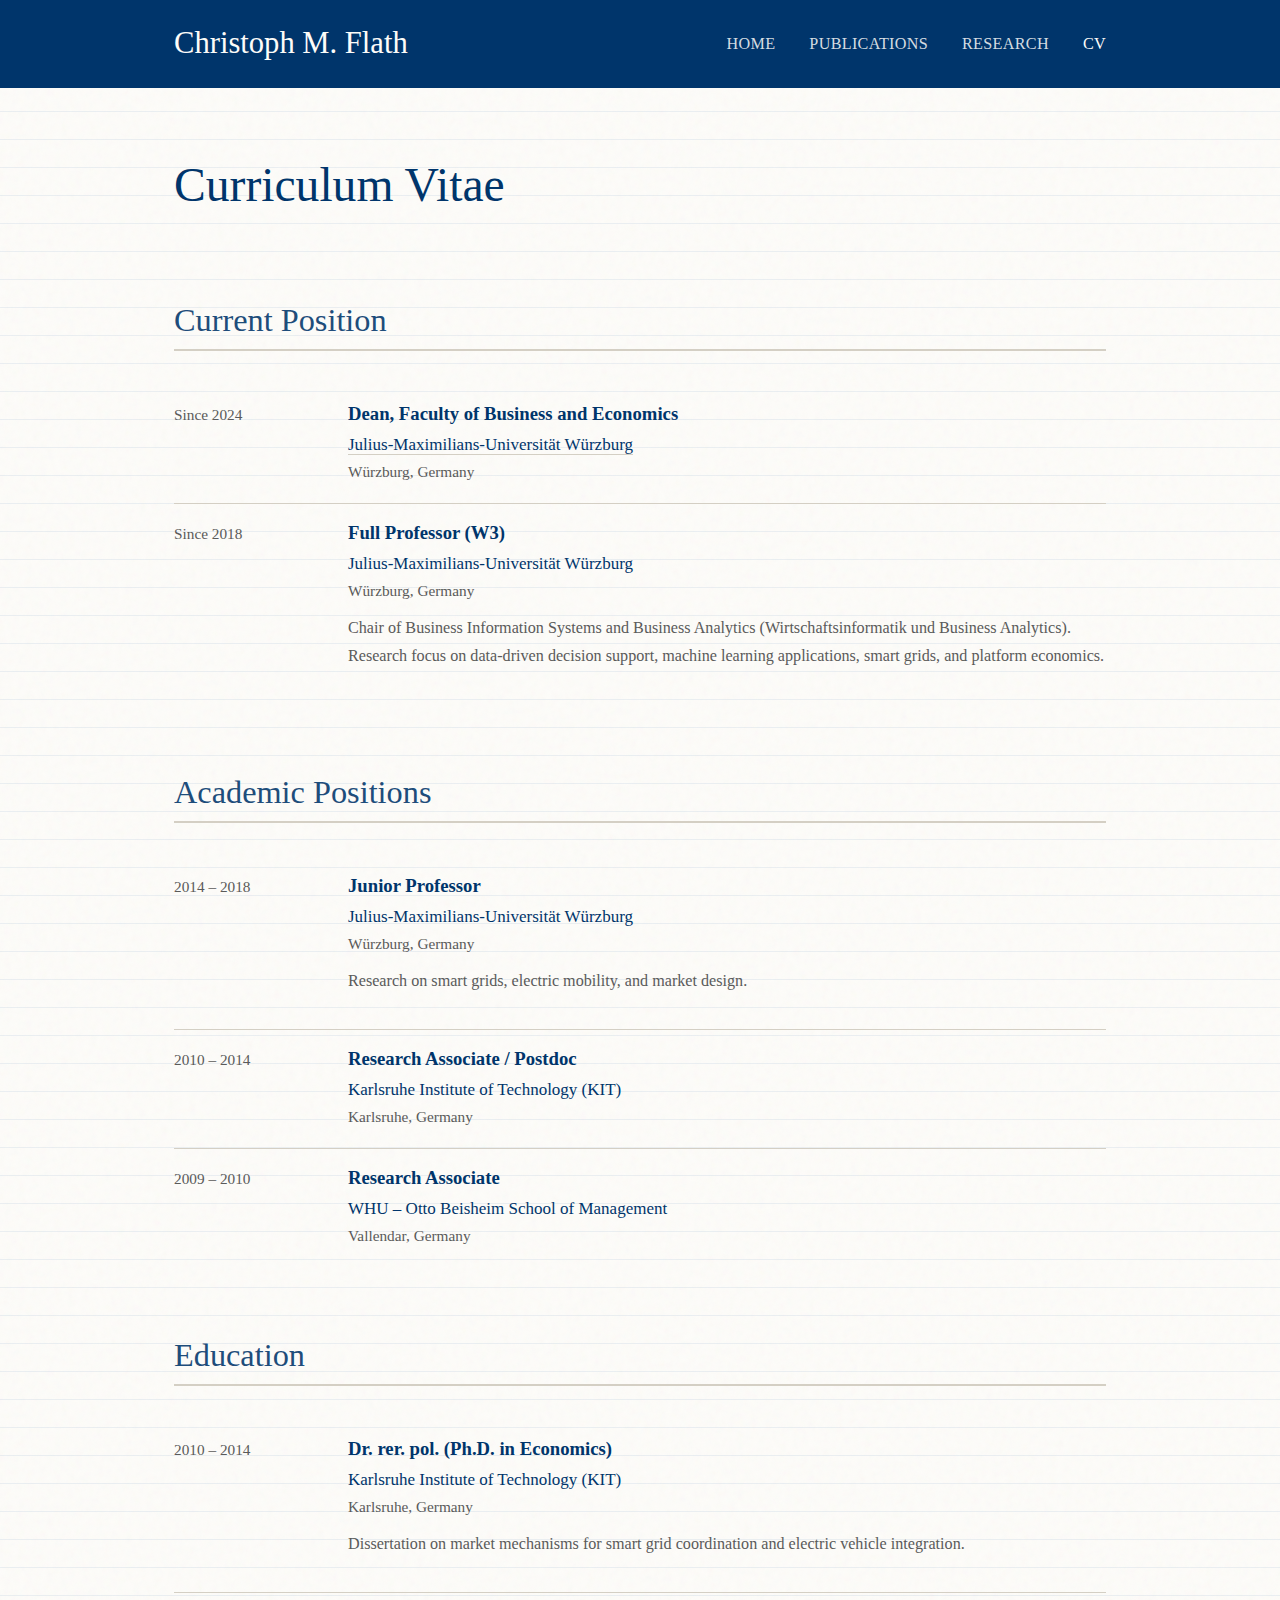
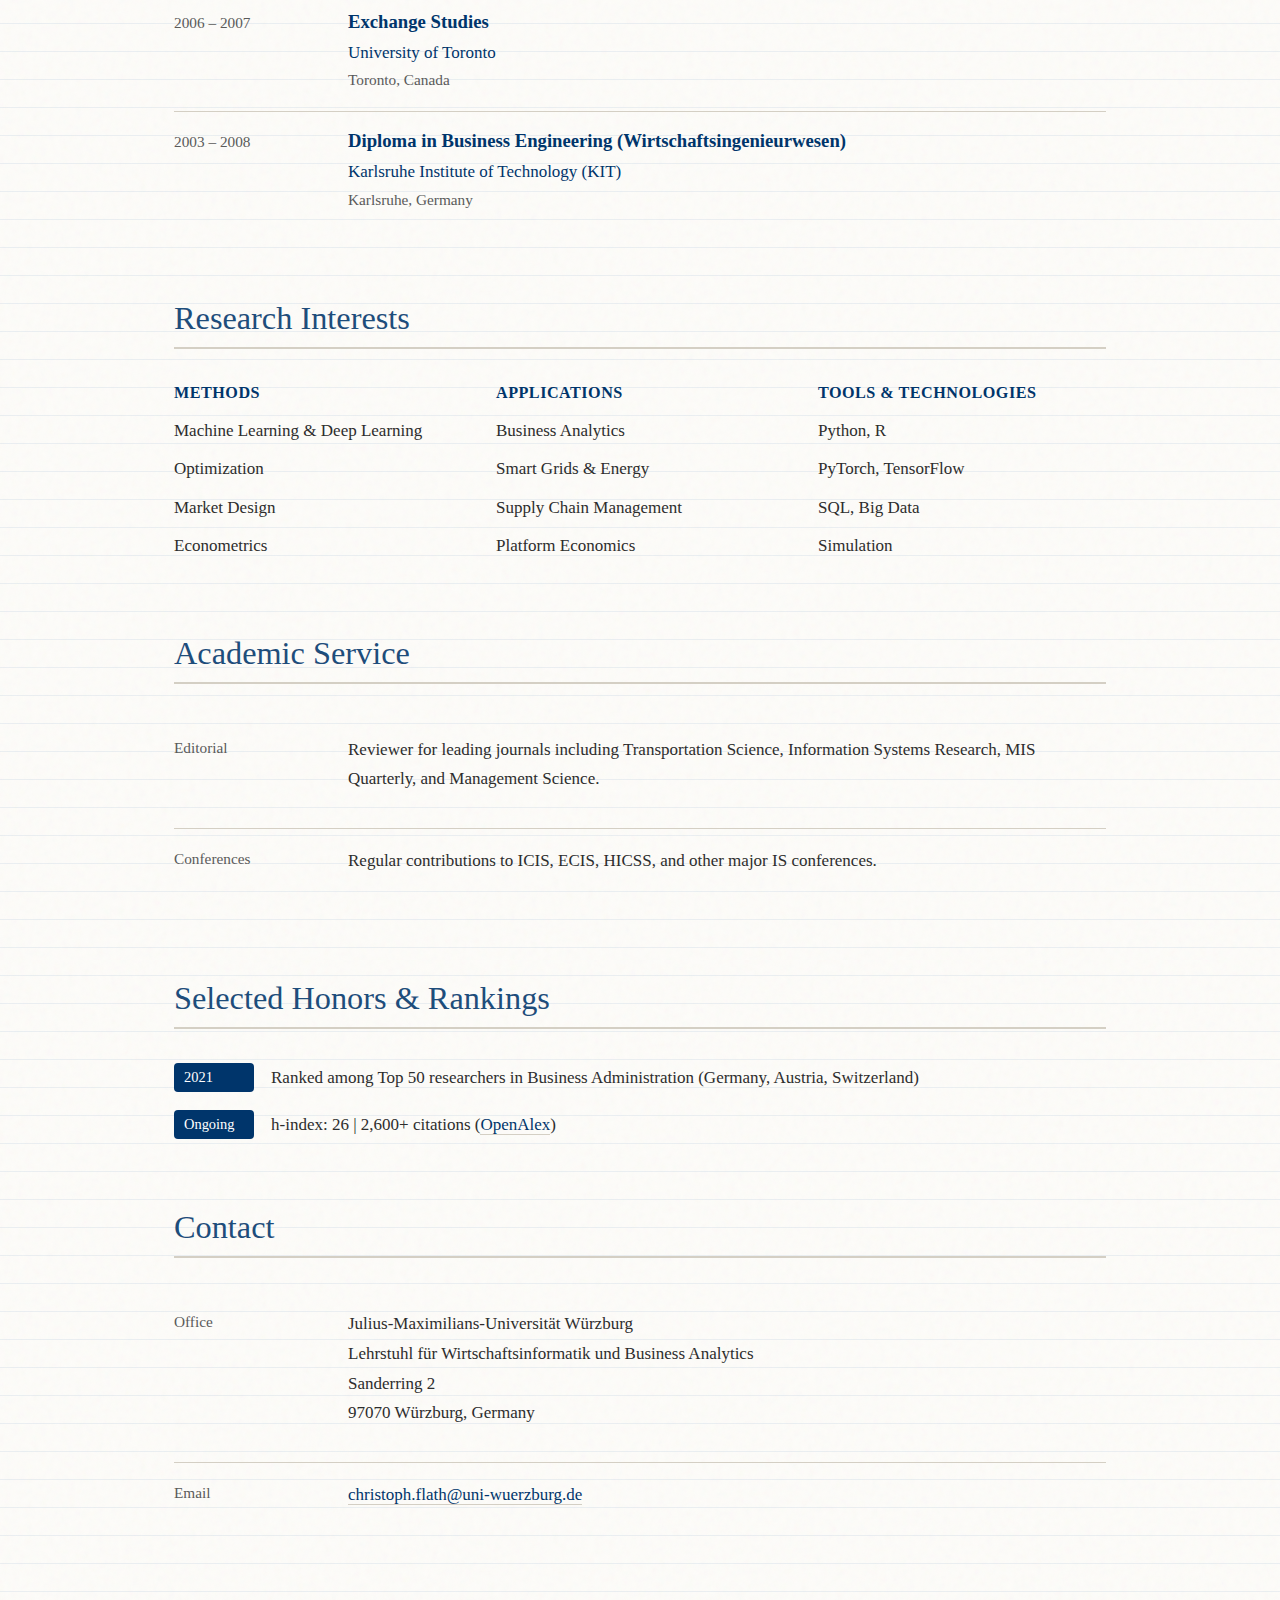
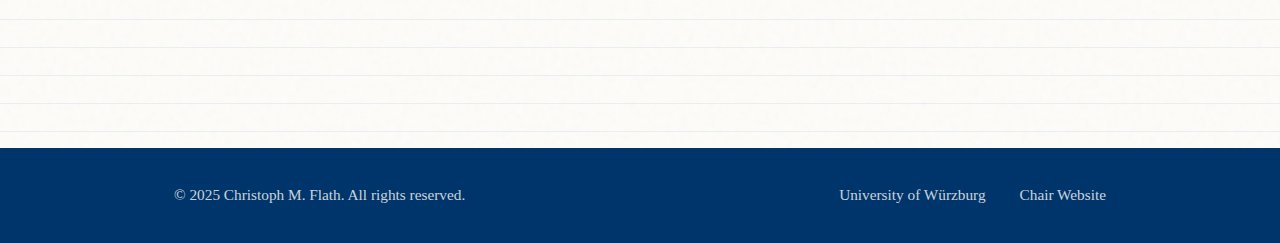
<file: cv.html>
<!DOCTYPE html>
<html lang="en">
<head>
    <meta charset="UTF-8">
    <meta name="viewport" content="width=device-width, initial-scale=1.0">
    <meta name="description" content="CV of Prof. Dr. Christoph M. Flath - Academic Background and Experience">
    <title>CV | Prof. Dr. Christoph M. Flath</title>

    <link rel="preconnect" href="https://fonts.googleapis.com">
    <link rel="preconnect" href="https://fonts.gstatic.com" crossorigin>
    <link href="https://fonts.googleapis.com/css2?family=Inter:wght@400;500;600;700&display=swap" rel="stylesheet">

    <link rel="stylesheet" href="css/style.css">
    <style>
        .cv-header {
            display: flex;
            justify-content: space-between;
            align-items: flex-start;
            flex-wrap: wrap;
            gap: var(--spacing-lg);
            margin-bottom: var(--spacing-xl);
        }

        .cv-download {
            display: inline-flex;
            align-items: center;
            gap: var(--spacing-sm);
            padding: var(--spacing-sm) var(--spacing-lg);
            background: var(--primary-color);
            color: white;
            border-radius: 6px;
            font-weight: 500;
        }

        .cv-download:hover {
            background: var(--secondary-color);
            color: white;
            text-decoration: none;
        }

        .cv-section {
            margin-bottom: var(--spacing-xl);
        }

        .cv-section h2 {
            color: var(--secondary-color);
            border-bottom: 2px solid var(--border-color);
            padding-bottom: var(--spacing-sm);
            margin-bottom: var(--spacing-lg);
        }

        .cv-entry {
            display: grid;
            grid-template-columns: 140px 1fr;
            gap: var(--spacing-lg);
            padding: var(--spacing-md) 0;
            border-bottom: 1px solid var(--border-color);
        }

        .cv-entry:last-child {
            border-bottom: none;
        }

        @media (max-width: 600px) {
            .cv-entry {
                grid-template-columns: 1fr;
                gap: var(--spacing-xs);
            }
        }

        .cv-date {
            color: var(--text-light);
            font-size: 0.9rem;
            font-weight: 500;
        }

        .cv-content h3 {
            font-size: 1.1rem;
            margin-bottom: var(--spacing-xs);
        }

        .cv-org {
            color: var(--accent-color);
            font-weight: 500;
        }

        .cv-location {
            color: var(--text-light);
            font-size: 0.9rem;
        }

        .cv-description {
            margin-top: var(--spacing-sm);
            color: var(--text-light);
            font-size: 0.95rem;
        }

        .skills-grid {
            display: grid;
            grid-template-columns: repeat(auto-fit, minmax(200px, 1fr));
            gap: var(--spacing-lg);
        }

        .skill-category h4 {
            color: var(--primary-color);
            margin-bottom: var(--spacing-sm);
            font-size: 0.95rem;
            text-transform: uppercase;
            letter-spacing: 0.5px;
        }

        .skill-category ul {
            list-style: none;
            padding: 0;
        }

        .skill-category li {
            padding: var(--spacing-xs) 0;
            color: var(--text-color);
        }

        .awards-list {
            display: flex;
            flex-direction: column;
            gap: var(--spacing-md);
        }

        .award-item {
            display: flex;
            gap: var(--spacing-md);
            align-items: flex-start;
        }

        .award-year {
            background: var(--primary-color);
            color: white;
            padding: 2px 10px;
            border-radius: 4px;
            font-size: 0.85rem;
            white-space: nowrap;
        }
    </style>
</head>
<body>
    <!-- Header -->
    <header class="site-header">
        <div class="container">
            <a href="index.html" class="site-title">Christoph M. Flath</a>
            <button class="nav-toggle" aria-label="Toggle navigation">☰</button>
            <nav class="main-nav">
                <a href="index.html">Home</a>
                <a href="publications.html">Publications</a>
                <a href="research.html">Research</a>
                <a href="cv.html" class="active">CV</a>
            </nav>
        </div>
    </header>

    <!-- Main Content -->
    <main class="page-content">
        <section class="section">
            <div class="container">
                <div class="cv-header">
                    <h1>Curriculum Vitae</h1>
                    <!-- Optional: Add a download link for PDF CV -->
                    <!-- <a href="files/Flath_CV.pdf" class="cv-download" download>
                        <svg xmlns="http://www.w3.org/2000/svg" width="18" height="18" viewBox="0 0 24 24" fill="none" stroke="currentColor" stroke-width="2"><path d="M21 15v4a2 2 0 0 1-2 2H5a2 2 0 0 1-2-2v-4"/><polyline points="7 10 12 15 17 10"/><line x1="12" y1="15" x2="12" y2="3"/></svg>
                        Download PDF
                    </a> -->
                </div>

                <!-- Current Position -->
                <div class="cv-section">
                    <h2>Current Position</h2>
                    <div class="cv-entry">
                        <div class="cv-date">Since 2024</div>
                        <div class="cv-content">
                            <h3>Dean, Faculty of Business and Economics</h3>
                            <div class="cv-org"><a href="https://www.wiwi.uni-wuerzburg.de/en/faculty/dekanat/" target="_blank" rel="noopener">Julius-Maximilians-Universität Würzburg</a></div>
                            <div class="cv-location">Würzburg, Germany</div>
                        </div>
                    </div>
                    <div class="cv-entry">
                        <div class="cv-date">Since 2018</div>
                        <div class="cv-content">
                            <h3>Full Professor (W3)</h3>
                            <div class="cv-org">Julius-Maximilians-Universität Würzburg</div>
                            <div class="cv-location">Würzburg, Germany</div>
                            <p class="cv-description">
                                Chair of Business Information Systems and Business Analytics (Wirtschaftsinformatik und Business Analytics).
                                Research focus on data-driven decision support, machine learning applications, smart grids, and platform economics.
                            </p>
                        </div>
                    </div>
                </div>

                <!-- Academic Positions -->
                <div class="cv-section">
                    <h2>Academic Positions</h2>
                    <div class="cv-entry">
                        <div class="cv-date">2014 – 2018</div>
                        <div class="cv-content">
                            <h3>Junior Professor</h3>
                            <div class="cv-org">Julius-Maximilians-Universität Würzburg</div>
                            <div class="cv-location">Würzburg, Germany</div>
                            <p class="cv-description">
                                Research on smart grids, electric mobility, and market design.
                            </p>
                        </div>
                    </div>
                    <div class="cv-entry">
                        <div class="cv-date">2010 – 2014</div>
                        <div class="cv-content">
                            <h3>Research Associate / Postdoc</h3>
                            <div class="cv-org">Karlsruhe Institute of Technology (KIT)</div>
                            <div class="cv-location">Karlsruhe, Germany</div>
                        </div>
                    </div>
                    <div class="cv-entry">
                        <div class="cv-date">2009 – 2010</div>
                        <div class="cv-content">
                            <h3>Research Associate</h3>
                            <div class="cv-org">WHU – Otto Beisheim School of Management</div>
                            <div class="cv-location">Vallendar, Germany</div>
                        </div>
                    </div>
                </div>

                <!-- Education -->
                <div class="cv-section">
                    <h2>Education</h2>
                    <div class="cv-entry">
                        <div class="cv-date">2010 – 2014</div>
                        <div class="cv-content">
                            <h3>Dr. rer. pol. (Ph.D. in Economics)</h3>
                            <div class="cv-org">Karlsruhe Institute of Technology (KIT)</div>
                            <div class="cv-location">Karlsruhe, Germany</div>
                            <p class="cv-description">
                                Dissertation on market mechanisms for smart grid coordination and electric vehicle integration.
                            </p>
                        </div>
                    </div>
                    <div class="cv-entry">
                        <div class="cv-date">2006 – 2007</div>
                        <div class="cv-content">
                            <h3>Exchange Studies</h3>
                            <div class="cv-org">University of Toronto</div>
                            <div class="cv-location">Toronto, Canada</div>
                        </div>
                    </div>
                    <div class="cv-entry">
                        <div class="cv-date">2003 – 2008</div>
                        <div class="cv-content">
                            <h3>Diploma in Business Engineering (Wirtschaftsingenieurwesen)</h3>
                            <div class="cv-org">Karlsruhe Institute of Technology (KIT)</div>
                            <div class="cv-location">Karlsruhe, Germany</div>
                        </div>
                    </div>
                </div>

                <!-- Research Interests -->
                <div class="cv-section">
                    <h2>Research Interests</h2>
                    <div class="skills-grid">
                        <div class="skill-category">
                            <h4>Methods</h4>
                            <ul>
                                <li>Machine Learning & Deep Learning</li>
                                <li>Optimization</li>
                                <li>Market Design</li>
                                <li>Econometrics</li>
                            </ul>
                        </div>
                        <div class="skill-category">
                            <h4>Applications</h4>
                            <ul>
                                <li>Business Analytics</li>
                                <li>Smart Grids & Energy</li>
                                <li>Supply Chain Management</li>
                                <li>Platform Economics</li>
                            </ul>
                        </div>
                        <div class="skill-category">
                            <h4>Tools & Technologies</h4>
                            <ul>
                                <li>Python, R</li>
                                <li>PyTorch, TensorFlow</li>
                                <li>SQL, Big Data</li>
                                <li>Simulation</li>
                            </ul>
                        </div>
                    </div>
                </div>

                <!-- Academic Service -->
                <div class="cv-section">
                    <h2>Academic Service</h2>
                    <div class="cv-entry">
                        <div class="cv-date">Editorial</div>
                        <div class="cv-content">
                            <p>Reviewer for leading journals including Transportation Science, Information Systems Research, MIS Quarterly, and Management Science.</p>
                        </div>
                    </div>
                    <div class="cv-entry">
                        <div class="cv-date">Conferences</div>
                        <div class="cv-content">
                            <p>Regular contributions to ICIS, ECIS, HICSS, and other major IS conferences.</p>
                        </div>
                    </div>
                </div>

                <!-- Selected Awards -->
                <div class="cv-section">
                    <h2>Selected Honors & Rankings</h2>
                    <div class="awards-list">
                        <div class="award-item">
                            <span class="award-year">2021</span>
                            <div>Ranked among Top 50 researchers in Business Administration (Germany, Austria, Switzerland)</div>
                        </div>
                        <div class="award-item">
                            <span class="award-year">Ongoing</span>
                            <div>h-index: <span id="h-index">26</span> | <span id="citation-count">2,600+</span> citations (<a href="https://openalex.org/authors/A5073782971" target="_blank">OpenAlex</a>)</div>
                        </div>
                    </div>
                </div>

                <!-- Contact -->
                <div class="cv-section">
                    <h2>Contact</h2>
                    <div class="cv-entry">
                        <div class="cv-date">Office</div>
                        <div class="cv-content">
                            <p>
                                Julius-Maximilians-Universität Würzburg<br>
                                Lehrstuhl für Wirtschaftsinformatik und Business Analytics<br>
                                Sanderring 2<br>
                                97070 Würzburg, Germany
                            </p>
                        </div>
                    </div>
                    <div class="cv-entry">
                        <div class="cv-date">Email</div>
                        <div class="cv-content">
                            <p><a href="mailto:christoph.flath@uni-wuerzburg.de">christoph.flath@uni-wuerzburg.de</a></p>
                        </div>
                    </div>
                </div>

            </div>
        </section>
    </main>

    <!-- Footer -->
    <footer class="site-footer">
        <div class="container">
            <p>&copy; 2025 Christoph M. Flath. All rights reserved.</p>
            <div class="footer-links">
                <a href="https://www.uni-wuerzburg.de/en/" target="_blank" rel="noopener">University of Würzburg</a>
                <a href="https://www.wiwi.uni-wuerzburg.de/wiba/" target="_blank" rel="noopener">Chair Website</a>
            </div>
        </div>
    </footer>

    <script src="js/main.js"></script>
</body>
</html>
</file>
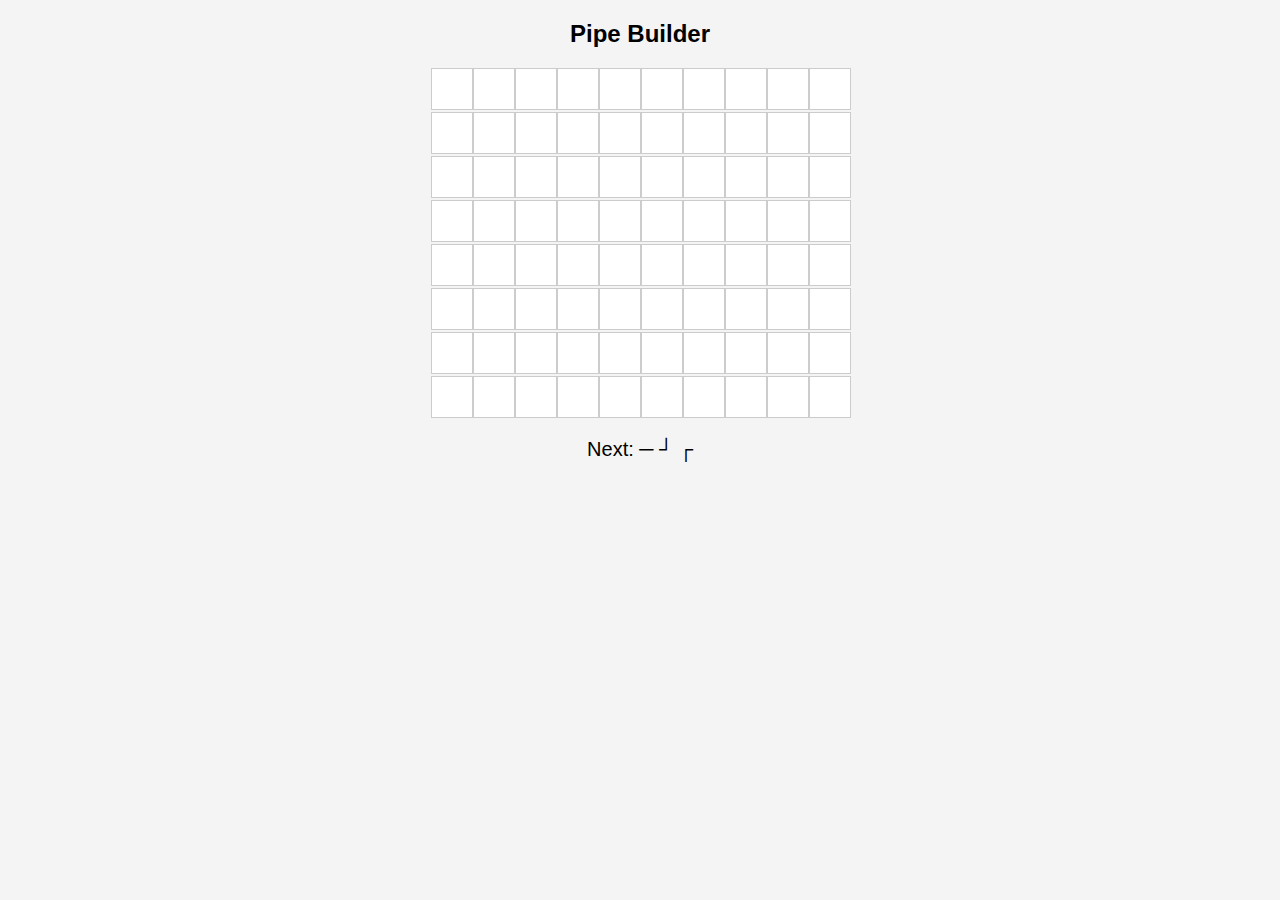
<file: index2.html>
<!DOCTYPE html>
<html>
<head>
<meta charset="UTF-8">
<title>Pipe Builder</title>
<style>
body { font-family: sans-serif; text-align: center; background:#f4f4f4; }
#grid { display: grid; grid-template-columns: repeat(10,40px); gap:2px; margin:20px auto; width:max-content; }
.cell {
  width:40px; height:40px;
  background:white;
  border:1px solid #ccc;
  font-size:24px;
  display:flex;
  align-items:center;
  justify-content:center;
  cursor:pointer;
}
#next { margin-top:10px; font-size:20px; }
</style>
</head>
<body>

<h2>Pipe Builder</h2>
<div id="grid"></div>
<div id="next">Next: </div>

<script>
const rows = 8;
const cols = 10;
const grid = document.getElementById("grid");
const nextDiv = document.getElementById("next");

const pieces = ["─","│","┌","┐","└","┘"];
let queue = [];

function randomPiece() {
  return pieces[Math.floor(Math.random()*pieces.length)];
}

function refillQueue() {
  while(queue.length < 3) {
    queue.push(randomPiece());
  }
  renderQueue();
}

function renderQueue() {
  nextDiv.textContent = "Next: " + queue.join(" ");
}

function placePiece(cell) {
  if (cell.textContent !== "") return;
  cell.textContent = queue.shift();
  refillQueue();
}

function createGrid() {
  for (let r=0;r<rows;r++) {
    for (let c=0;c<cols;c++) {
      const cell = document.createElement("div");
      cell.className = "cell";
      cell.addEventListener("click", () => placePiece(cell));
      grid.appendChild(cell);
    }
  }
}

createGrid();
refillQueue();
</script>

</body>
</html>
</file>
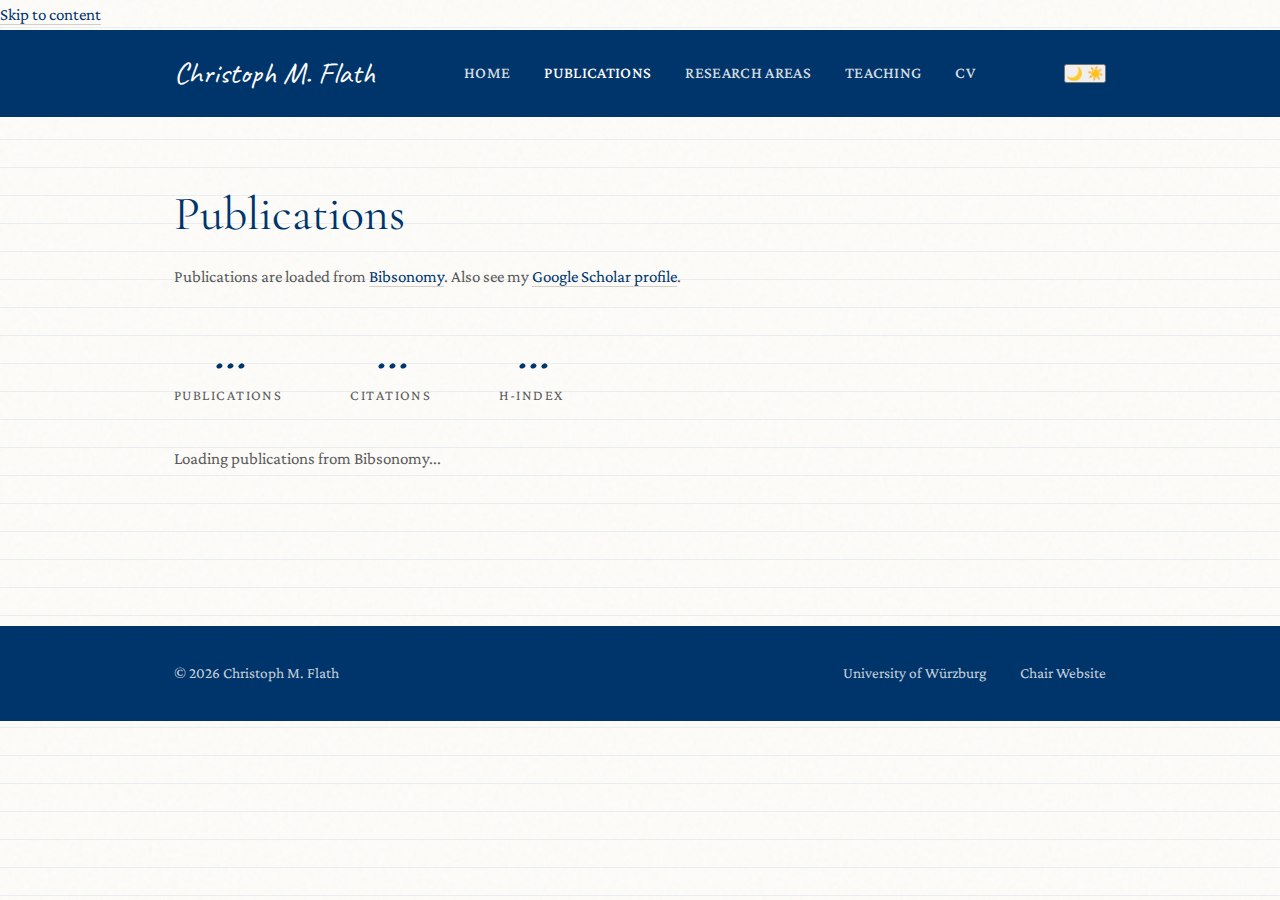
<file: publications.html>
<!DOCTYPE html>
<html lang="en">
<head>
    <meta charset="UTF-8">
    <meta name="viewport" content="width=device-width, initial-scale=1.0">
    <meta name="description" content="Publications by Prof. Dr. Christoph M. Flath - Business Analytics, Smart Grids, Operations Management">
    <title>Publications | Christoph M. Flath</title>
    <link rel="icon" type="image/svg+xml" href="favicon.svg">

    <!-- Fonts - Moleskine-inspired typography -->
    <link rel="preconnect" href="https://fonts.googleapis.com">
    <link rel="preconnect" href="https://fonts.gstatic.com" crossorigin>
    <link href="https://fonts.googleapis.com/css2?family=Cormorant+Garamond:ital,wght@0,400;0,500;0,600;1,400&family=Crimson+Pro:ital,wght@0,400;0,500;0,600;1,400&family=Caveat:wght@500&display=swap" rel="stylesheet">

    <link rel="stylesheet" href="css/style.css">
</head>
<body>
    <a href="#main-content" class="skip-link">Skip to content</a>
    <!-- Header -->
    <header class="site-header">
        <div class="container">
            <a href="index.html" class="site-title">Christoph M. Flath</a>
            <button class="nav-toggle" aria-label="Toggle navigation" aria-expanded="false">☰</button>
            <nav class="main-nav">
                <a href="index.html">Home</a>
                <a href="publications.html" class="active">Publications</a>
                <a href="research.html">Research Areas</a>
                <a href="teaching.html">Teaching</a>
                <a href="cv.html">CV</a>
            </nav>
            <button class="theme-toggle" aria-label="Toggle dark mode">
                <span class="icon-moon">🌙</span>
                <span class="icon-sun">☀️</span>
            </button>
        </div>
    </header>

    <!-- Main Content -->
    <main class="page-content" id="main-content">
        <section class="section">
            <div class="container">
                <h1>Publications</h1>
                <p class="text-muted mb-2">
                    Publications are loaded from <a href="https://www.bibsonomy.org/user/cflath" target="_blank" rel="noopener noreferrer">Bibsonomy</a>.
                    Also see my <a href="https://scholar.google.com/citations?user=5Iy85HsAAAAJ" target="_blank" rel="noopener noreferrer">Google Scholar profile</a>.
                </p>

                <!-- Publication Stats (from OpenAlex API) -->
                <div class="stats-row">
                    <div class="stat-item">
                        <span class="stat-number" id="pub-count">...</span>
                        <span class="stat-label">Publications</span>
                    </div>
                    <div class="stat-item">
                        <span class="stat-number" id="citation-count">...</span>
                        <span class="stat-label">Citations</span>
                    </div>
                    <div class="stat-item">
                        <span class="stat-number" id="h-index">...</span>
                        <span class="stat-label">h-index</span>
                    </div>
                </div>

                <!-- Dynamic Bibsonomy Publications Container -->
                <div id="bibsonomy-publications">
                    <p class="text-muted">Loading publications from Bibsonomy...</p>
                </div>

            </div>
        </section>
    </main>

    <!-- Footer -->
    <footer class="site-footer">
        <div class="container">
            <p>&copy; <span id="copyright-year">2026</span> Christoph M. Flath</p>
            <div class="footer-links">
                <a href="https://www.uni-wuerzburg.de/en/" target="_blank" rel="noopener noreferrer">University of Würzburg</a>
                <a href="https://www.wiwi.uni-wuerzburg.de/wiba/" target="_blank" rel="noopener noreferrer">Chair Website</a>
            </div>
        </div>
    </footer>

    <script src="js/main.js"></script>
</body>
</html>
</file>
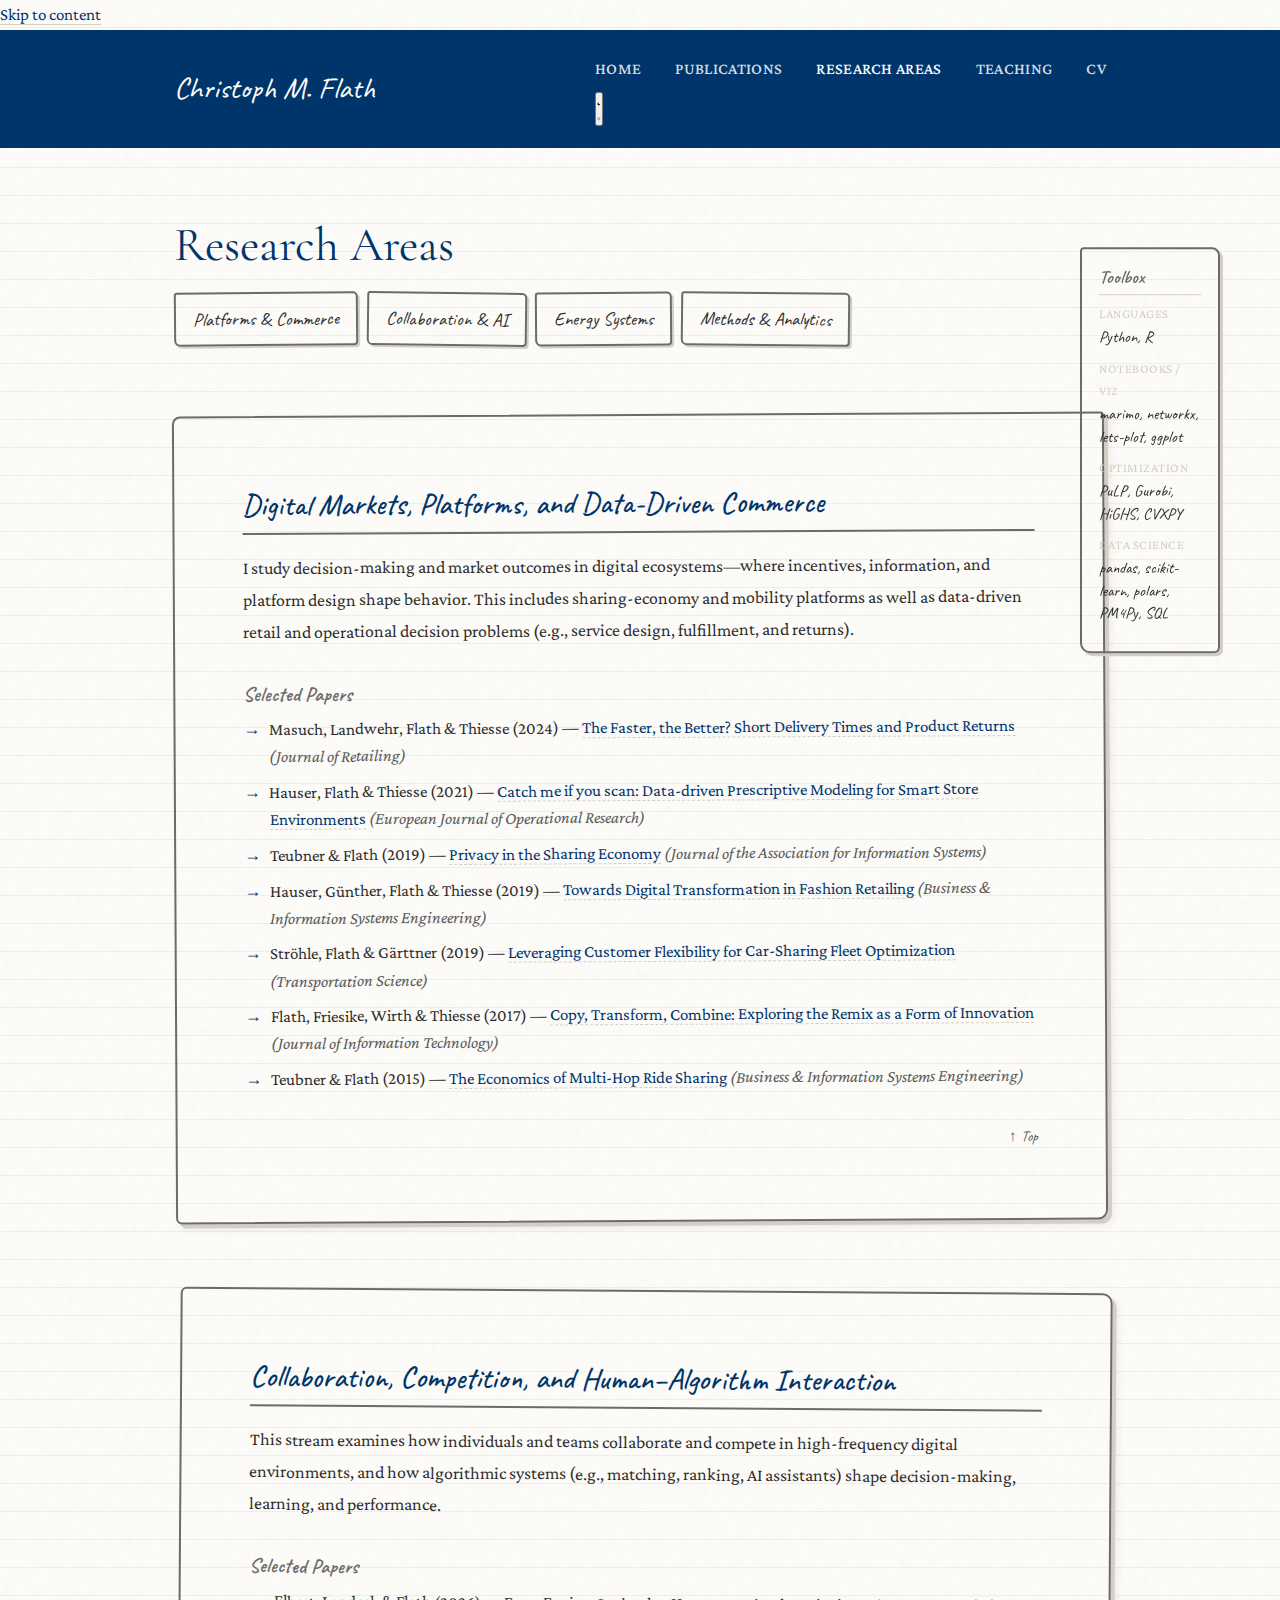
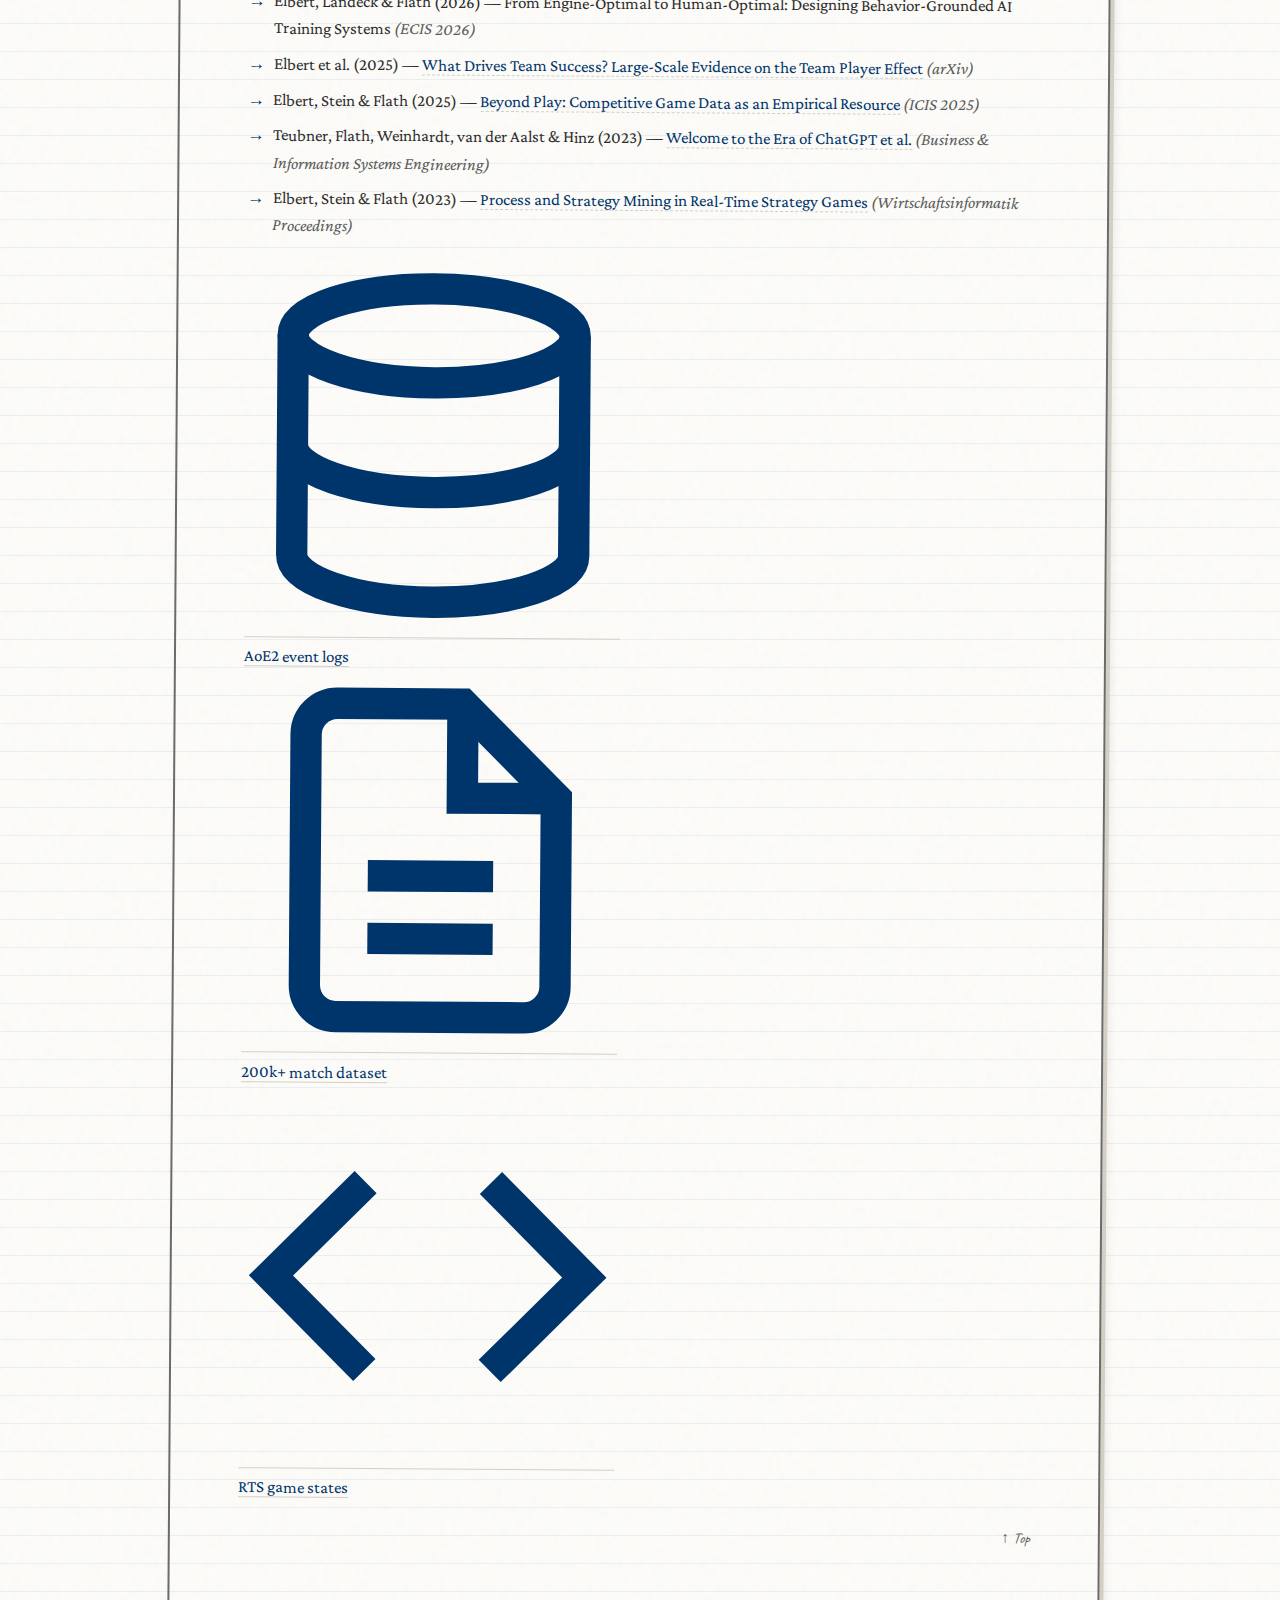
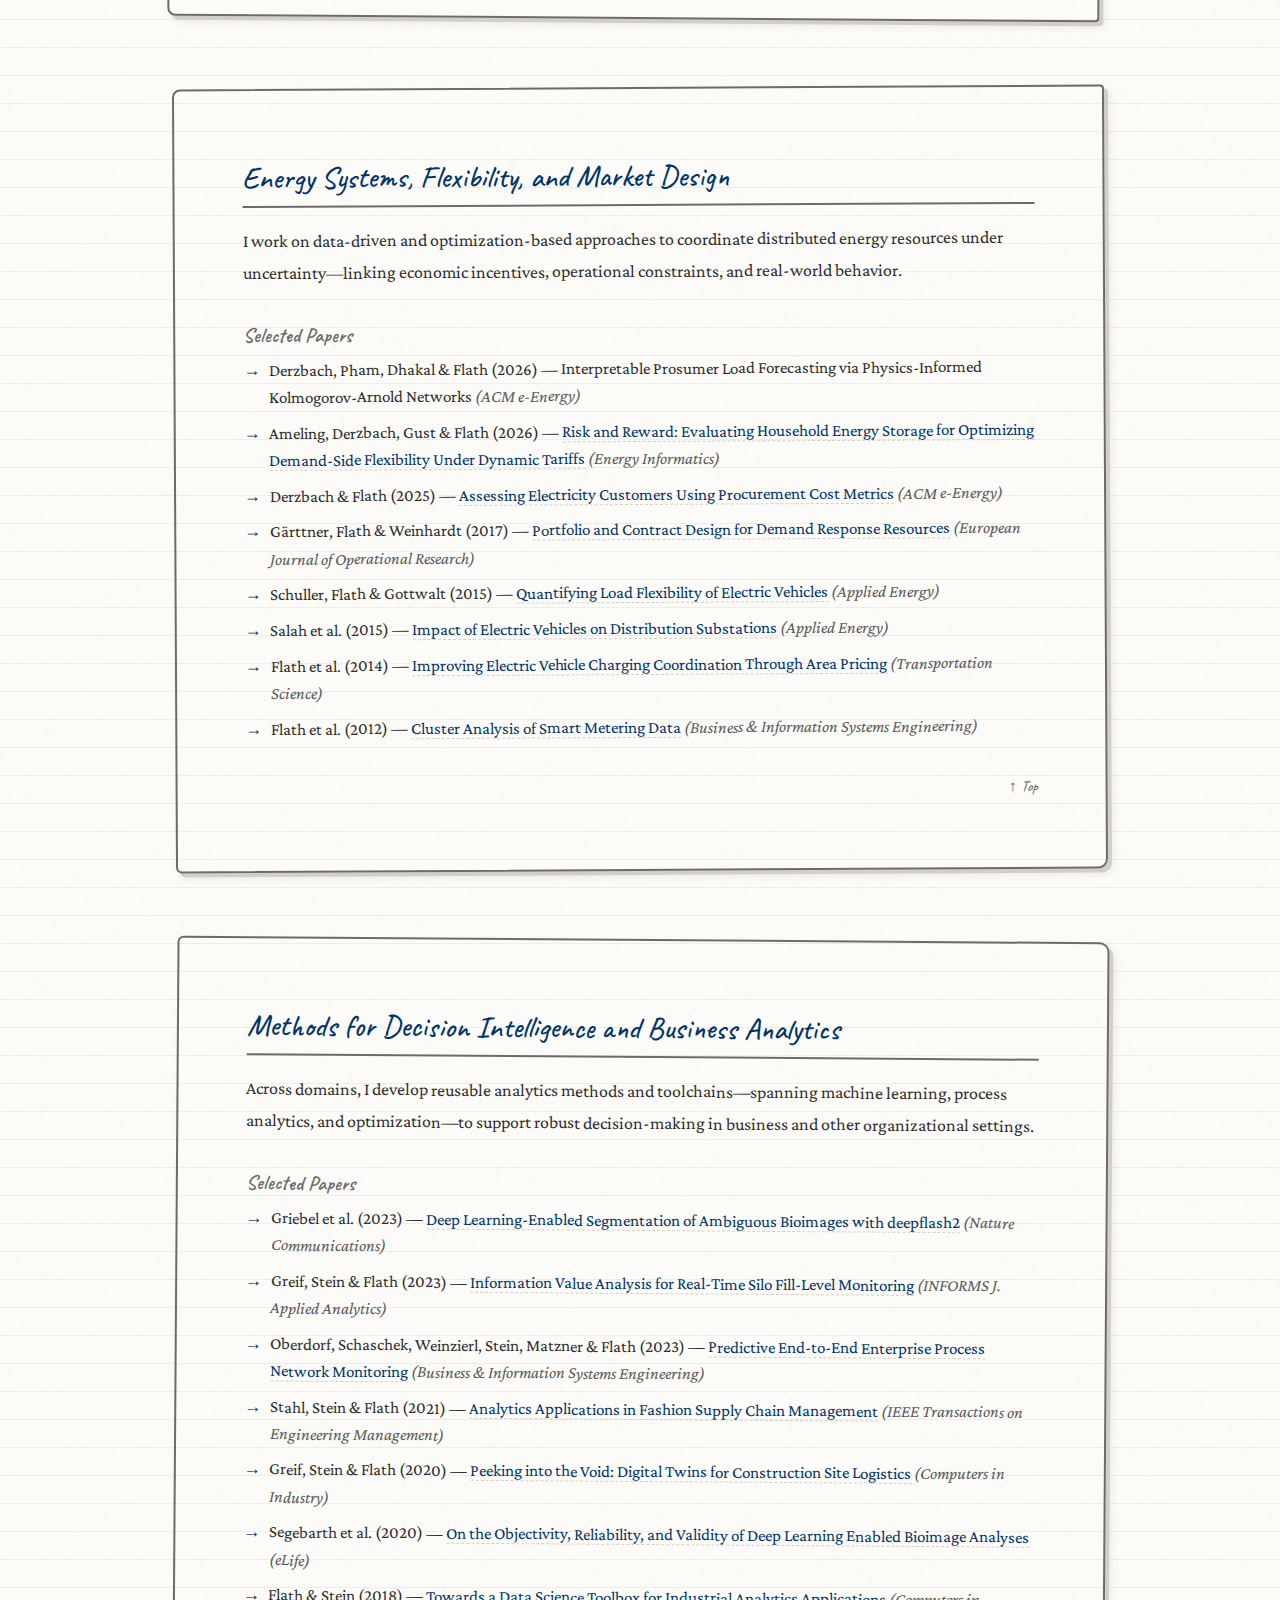
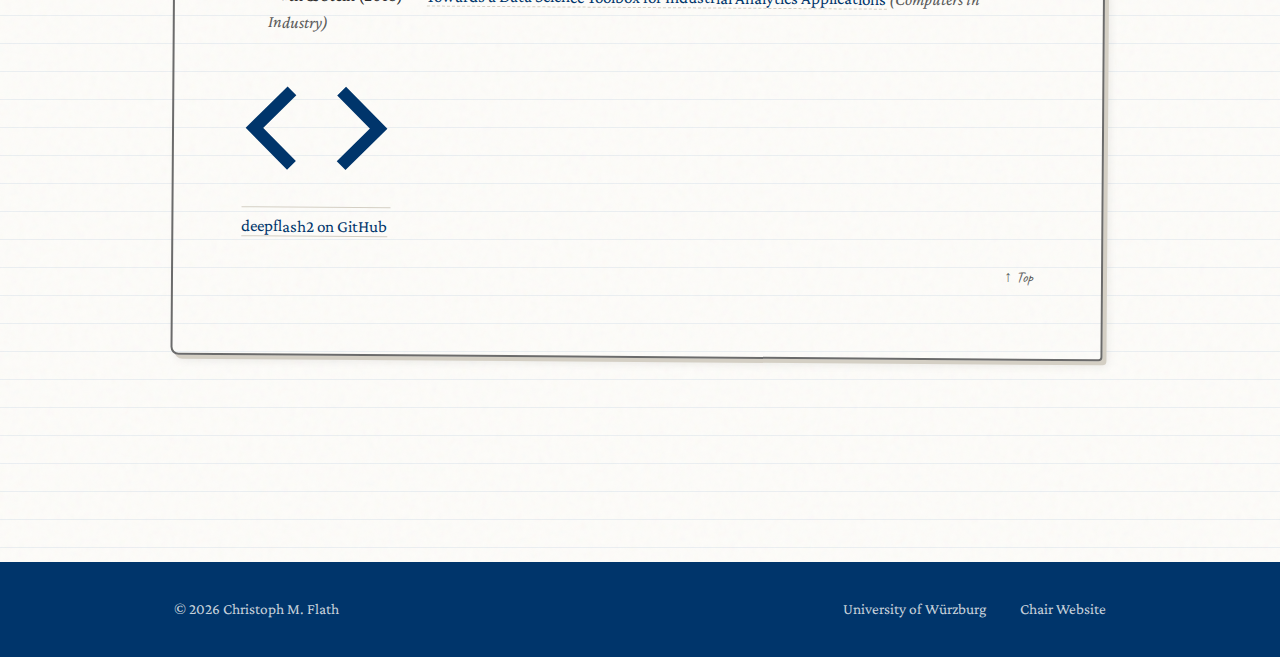
<file: research.html>
<!DOCTYPE html>
<html lang="en">
<head>
    <meta charset="UTF-8">
    <meta name="viewport" content="width=device-width, initial-scale=1.0">
    <meta name="description" content="Research Areas - Prof. Dr. Christoph M. Flath - Digital Markets, Energy Systems, Business Analytics">
    <meta property="og:title" content="Research Areas | Christoph M. Flath">
    <meta property="og:description" content="Research in Digital Markets, Energy Systems, and Business Analytics">
    <meta property="og:type" content="website">
    <title>Research Areas | Christoph M. Flath</title>
    <link rel="icon" type="image/svg+xml" href="favicon.svg">

    <link rel="preconnect" href="https://fonts.googleapis.com">
    <link rel="preconnect" href="https://fonts.gstatic.com" crossorigin>
    <link href="https://fonts.googleapis.com/css2?family=Cormorant+Garamond:ital,wght@0,400;0,500;0,600;1,400&family=Crimson+Pro:ital,wght@0,400;0,500;0,600;1,400&family=Caveat:wght@500&display=swap" rel="stylesheet">

    <link rel="stylesheet" href="css/style.css">
    <style>
        .research-area {
            margin-bottom: var(--spacing-xl);
            background: linear-gradient(140deg, var(--card-gradient-start) 0%, var(--card-gradient-end) 100%);
            padding: var(--spacing-xl);
            border: 2px solid var(--pencil-gray);
            border-radius: 4px 8px 6px 10px;
            box-shadow:
                4px 4px 0 var(--border-color),
                5px 5px 10px rgba(0,0,0,0.08);
            position: relative;
        }

        .research-area:nth-child(odd) {
            transform: rotate(-0.3deg);
            border-radius: 8px 4px 10px 6px;
        }

        .research-area:nth-child(even) {
            transform: rotate(0.4deg);
            border-radius: 6px 10px 4px 8px;
        }

        .research-area h2 {
            font-family: var(--font-accent);
            color: var(--primary-color);
            font-size: 1.8rem;
            margin-bottom: var(--spacing-md);
            border-bottom: 2px solid var(--pencil-gray);
            padding-bottom: var(--spacing-sm);
        }

        .research-description {
            font-size: 1.05rem;
            line-height: 1.8;
            margin-bottom: var(--spacing-lg);
            max-width: 800px;
        }

        .selected-papers {
            margin-top: var(--spacing-md);
        }

        .selected-papers h4 {
            font-family: var(--font-accent);
            font-size: 1.2rem;
            color: var(--pencil-gray);
            margin-bottom: var(--spacing-sm);
        }

        .paper-list {
            list-style: none;
            padding: 0;
            display: flex;
            flex-direction: column;
            gap: var(--spacing-sm);
        }

        .paper-list li {
            padding-left: 1.5rem;
            position: relative;
            line-height: 1.6;
        }

        .paper-list li::before {
            content: "→";
            position: absolute;
            left: 0;
            color: var(--primary-color);
            font-family: var(--font-accent);
        }

        .paper-list a {
            color: var(--primary-color);
            border-bottom: 1px dashed var(--border-color);
        }

        .paper-list a:hover {
            border-bottom-color: var(--primary-color);
        }

        .paper-venue {
            font-style: italic;
            color: var(--text-light);
        }

        /* Research navigation links */
        .research-nav {
            display: flex;
            flex-wrap: wrap;
            gap: var(--spacing-sm);
            margin-bottom: var(--spacing-xl);
        }

        .research-nav-link {
            font-family: var(--font-accent);
            font-size: 1.1rem;
            color: var(--text-color);
            padding: var(--spacing-sm) var(--spacing-md);
            background: linear-gradient(135deg, var(--card-gradient-start) 0%, var(--card-gradient-end) 100%);
            border: 2px solid var(--pencil-gray);
            box-shadow: 2px 2px 0 var(--border-color);
            border-radius: 3px 5px 4px 6px;
            text-decoration: none;
        }

        .research-nav-link:nth-child(1) { transform: rotate(-0.5deg); }
        .research-nav-link:nth-child(2) { transform: rotate(0.7deg); }
        .research-nav-link:nth-child(3) { transform: rotate(-0.4deg); }
        .research-nav-link:nth-child(4) { transform: rotate(0.6deg); }

        .research-nav-link:hover {
            color: var(--primary-color);
        }

        .back-to-top {
            display: block;
            text-align: right;
            margin-top: var(--spacing-md);
            font-family: var(--font-accent);
            font-size: 0.9rem;
            color: var(--text-light);
            border-bottom: none;
        }

        .back-to-top:hover {
            color: var(--primary-color);
        }

        /* Mobile: simplified research cards */
        @media (max-width: 768px) {
            .research-nav-link {
                font-family: var(--font-main);
                font-size: 0.9rem;
                transform: none;
                border-radius: 4px;
                box-shadow: none;
                border: 1px solid var(--border-color);
                background: var(--background);
            }
            .research-area {
                padding: var(--spacing-md);
                background: var(--background);
                border: 1px solid var(--border-color);
                box-shadow: none;
                transform: none;
                border-radius: 4px;
                margin-bottom: var(--spacing-lg);
            }

            .research-area:nth-child(odd),
            .research-area:nth-child(even) {
                transform: none;
                border-radius: 4px;
            }

            .research-area h2 {
                font-family: var(--font-body);
                font-size: 1.2rem;
                font-weight: 600;
            }

            .research-description {
                font-size: 0.95rem;
                line-height: 1.6;
                margin-bottom: var(--spacing-md);
            }

            .selected-papers h4 {
                font-family: var(--font-body);
                font-size: 1rem;
            }

            .paper-list li {
                font-size: 0.9rem;
                line-height: 1.5;
            }

            .paper-venue {
                display: block;
                font-size: 0.85rem;
            }
        }

        /* Toolbox margin - desktop only */
        .toolbox-margin {
            position: fixed;
            right: 60px;
            top: 50%;
            transform: translateY(-50%);
            width: 140px;
            padding: var(--spacing-md);
            background: linear-gradient(145deg, var(--card-gradient-start) 0%, var(--card-gradient-end) 100%);
            border: 2px solid var(--pencil-gray);
            border-radius: 4px 8px 6px 10px;
            box-shadow: 3px 3px 0 var(--border-color);
            z-index: 50;
        }

        .toolbox-margin h4 {
            font-family: var(--font-accent);
            font-size: 1.1rem;
            color: var(--pencil-gray);
            margin-bottom: var(--spacing-sm);
            border-bottom: 1px solid var(--border-color);
            padding-bottom: var(--spacing-xs);
        }

        .toolbox-category {
            margin-bottom: var(--spacing-sm);
        }

        .toolbox-category-name {
            font-size: 0.75rem;
            color: var(--border-color);
            text-transform: uppercase;
            letter-spacing: 0.5px;
            margin-bottom: 1px;
        }

        .toolbox-items {
            font-family: var(--font-accent);
            font-size: 0.95rem;
            color: var(--text-color);
            line-height: 1.4;
        }

        @media (max-width: 1200px) {
            .toolbox-margin {
                display: none;
            }
        }

        /* Assets area - contains data links and polaroids */
        .research-assets {
            display: flex;
            flex-wrap: wrap;
            align-items: flex-start;
            gap: var(--spacing-md);
            margin-top: var(--spacing-md);
        }

        .polaroid-gallery {
            display: none; /* Temporarily hidden - remove to re-enable */
            gap: var(--spacing-sm);
            flex-wrap: wrap;
        }

        /* Polaroid figure style */
        .polaroid {
            position: relative;
            background: var(--background);
            padding: 5px 5px 18px 5px;
            box-shadow:
                0 2px 4px rgba(0,0,0,0.12),
                0 3px 6px rgba(0,0,0,0.08);
            max-width: 104px;
        }

        .polaroid:nth-child(odd) {
            transform: rotate(2deg);
        }

        .polaroid:nth-child(even) {
            transform: rotate(-2deg);
        }

        .polaroid img {
            width: 100%;
            aspect-ratio: 1 / 1;
            object-fit: cover;
            display: block;
        }

        .polaroid-caption {
            font-family: var(--font-accent);
            font-size: 0.6rem;
            color: var(--pencil-gray);
            text-align: center;
            margin-top: 4px;
            line-height: 1.2;
        }

        /* Tape effect */
        .polaroid::before {
            content: '';
            position: absolute;
            top: -5px;
            left: 50%;
            transform: translateX(-50%) rotate(-2deg);
            width: 30px;
            height: 12px;
            background: linear-gradient(180deg,
                rgba(255,255,240,0.9) 0%,
                rgba(240,238,225,0.7) 100%);
            border: 1px solid rgba(200,195,180,0.4);
        }

        @media (max-width: 768px) {
            .polaroid {
                max-width: 64px;
            }
        }
    </style>
</head>
<body>
    <a href="#main-content" class="skip-link">Skip to content</a>
    <!-- Header -->
    <header class="site-header">
        <div class="container">
            <a href="index.html" class="site-title">Christoph M. Flath</a>
            <button class="nav-toggle" aria-label="Toggle navigation" aria-expanded="false">☰</button>
            <div class="header-right">
                <nav class="main-nav">
                    <a href="index.html">Home</a>
                    <a href="publications.html">Publications</a>
                    <a href="research.html" class="active">Research Areas</a>
                    <a href="teaching.html">Teaching</a>
                    <a href="cv.html">CV</a>
                </nav>
                <button class="theme-toggle" aria-label="Toggle dark mode">
                    <span class="icon-moon"><svg xmlns="http://www.w3.org/2000/svg" viewBox="0 0 24 24" fill="currentColor"><path d="M21 12.79A9 9 0 1 1 11.21 3 7 7 0 0 0 21 12.79z"/></svg></span>
                    <span class="icon-sun"><svg xmlns="http://www.w3.org/2000/svg" viewBox="0 0 24 24" fill="none" stroke="currentColor" stroke-width="2"><circle cx="12" cy="12" r="5"/><line x1="12" y1="1" x2="12" y2="3"/><line x1="12" y1="21" x2="12" y2="23"/><line x1="4.22" y1="4.22" x2="5.64" y2="5.64"/><line x1="18.36" y1="18.36" x2="19.78" y2="19.78"/><line x1="1" y1="12" x2="3" y2="12"/><line x1="21" y1="12" x2="23" y2="12"/><line x1="4.22" y1="19.78" x2="5.64" y2="18.36"/><line x1="18.36" y1="5.64" x2="19.78" y2="4.22"/></svg></span>
                </button>
            </div>
        </div>
    </header>

    <!-- Main Content -->
    <main class="page-content" id="main-content">
        <section class="section">
            <div class="container">
                <h1 id="top">Research Areas</h1>

                <!-- Jump Links -->
                <div class="research-nav">
                    <a href="#platforms" class="research-nav-link">Platforms & Commerce</a>
                    <a href="#collaboration" class="research-nav-link">Collaboration & AI</a>
                    <a href="#energy" class="research-nav-link">Energy Systems</a>
                    <a href="#methods" class="research-nav-link">Methods & Analytics</a>
                </div>

                <!-- Research Area 1 -->
                <div class="research-area" id="platforms">
                    <h2>Digital Markets, Platforms, and Data-Driven Commerce</h2>
                    <p class="research-description">
                        I study decision-making and market outcomes in digital ecosystems—where incentives, information, and platform design shape behavior. This includes sharing-economy and mobility platforms as well as data-driven retail and operational decision problems (e.g., service design, fulfillment, and returns).
                    </p>
                    <div class="selected-papers">
                        <h4>Selected Papers</h4>
                        <ul class="paper-list">
                            <li>Masuch, Landwehr, Flath & Thiesse (2024) — <a href="https://www.sciencedirect.com/science/article/pii/S0022435924000393" target="_blank">The Faster, the Better? Short Delivery Times and Product Returns</a> <span class="paper-venue">(Journal of Retailing)</span></li>
                            <li>Hauser, Flath & Thiesse (2021) — <a href="https://www.sciencedirect.com/science/article/abs/pii/S0377221720310936" target="_blank">Catch me if you scan: Data-driven Prescriptive Modeling for Smart Store Environments</a> <span class="paper-venue">(European Journal of Operational Research)</span></li>
                            <li>Teubner & Flath (2019) — <a href="https://aisel.aisnet.org/jais/vol20/iss3/2/" target="_blank">Privacy in the Sharing Economy</a> <span class="paper-venue">(Journal of the Association for Information Systems)</span></li>
                            <li>Hauser, Günther, Flath & Thiesse (2019) — <a href="https://link.springer.com/article/10.1007/s12599-018-0566-9" target="_blank">Towards Digital Transformation in Fashion Retailing</a> <span class="paper-venue">(Business & Information Systems Engineering)</span></li>
                            <li>Ströhle, Flath & Gärttner (2019) — <a href="https://pubsonline.informs.org/doi/abs/10.1287/trsc.2017.0813" target="_blank">Leveraging Customer Flexibility for Car-Sharing Fleet Optimization</a> <span class="paper-venue">(Transportation Science)</span></li>
                            <li>Flath, Friesike, Wirth & Thiesse (2017) — <a href="https://link.springer.com/article/10.1057/s41265-017-0043-9" target="_blank">Copy, Transform, Combine: Exploring the Remix as a Form of Innovation</a> <span class="paper-venue">(Journal of Information Technology)</span></li>
                            <li>Teubner & Flath (2015) — <a href="https://link.springer.com/article/10.1007/s12599-015-0396-y" target="_blank">The Economics of Multi-Hop Ride Sharing</a> <span class="paper-venue">(Business & Information Systems Engineering)</span></li>
                        </ul>
                    </div>
                    <div class="research-assets">
                        <div class="polaroid-gallery">
                            <div class="polaroid">
                                <img src="images/papers/copy_transform_combine_fig4.png" alt="Remix flows between categories">
                                <div class="polaroid-caption">Remix knowledge flows</div>
                            </div>
                            <div class="polaroid">
                                <img src="images/papers/catch_me_scan.jpg" alt="Smart store prescriptive model">
                                <div class="polaroid-caption">Catch me if you scan</div>
                            </div>
                            <div class="polaroid">
                                <img src="images/papers/digital_transformation_retail.png" alt="Digital transformation in fashion retail">
                                <div class="polaroid-caption">Digital retail transformation</div>
                            </div>
                            <div class="polaroid">
                                <img src="images/papers/privacy.jpg" alt="Privacy in the sharing economy">
                                <div class="polaroid-caption">Sharing economy privacy</div>
                            </div>
                        </div>
                    </div>
                    <a href="#top" class="back-to-top">↑ Top</a>
                </div>

                <!-- Research Area 2 -->
                <div class="research-area" id="collaboration">
                    <h2>Collaboration, Competition, and Human–Algorithm Interaction</h2>
                    <p class="research-description">
                        This stream examines how individuals and teams collaborate and compete in high-frequency digital environments, and how algorithmic systems (e.g., matching, ranking, AI assistants) shape decision-making, learning, and performance.
                    </p>
                    <div class="selected-papers">
                        <h4>Selected Papers</h4>
                        <ul class="paper-list">
                            <li>Elbert, Landeck & Flath (2026) — From Engine-Optimal to Human-Optimal: Designing Behavior-Grounded AI Training Systems <span class="paper-venue">(ECIS 2026)</span></li>
                            <li>Elbert et al. (2025) — <a href="https://arxiv.org/abs/2506.04475" target="_blank">What Drives Team Success? Large-Scale Evidence on the Team Player Effect</a> <span class="paper-venue">(arXiv)</span></li>
                            <li>Elbert, Stein & Flath (2025) — <a href="https://aisel.aisnet.org/icis2025/hti/hti/16/" target="_blank">Beyond Play: Competitive Game Data as an Empirical Resource</a> <span class="paper-venue">(ICIS 2025)</span></li>
                            <li>Teubner, Flath, Weinhardt, van der Aalst & Hinz (2023) — <a href="https://link.springer.com/article/10.1007/s12599-023-00795-x" target="_blank">Welcome to the Era of ChatGPT et al.</a> <span class="paper-venue">(Business & Information Systems Engineering)</span></li>
                            <li>Elbert, Stein & Flath (2023) — <a href="https://link.springer.com/chapter/10.1007/978-3-031-80122-8_14" target="_blank">Process and Strategy Mining in Real-Time Strategy Games</a> <span class="paper-venue">(Wirtschaftsinformatik Proceedings)</span></li>
                        </ul>
                    </div>
                    <div class="research-assets">
                        <div class="data-links">
                            <a href="https://zenodo.org/records/13365584" target="_blank" rel="noopener noreferrer" class="data-link">
                                <svg xmlns="http://www.w3.org/2000/svg" viewBox="0 0 24 24" fill="none" stroke="currentColor" stroke-width="2"><ellipse cx="12" cy="5" rx="9" ry="3"/><path d="M21 12c0 1.66-4 3-9 3s-9-1.34-9-3"/><path d="M3 5v14c0 1.66 4 3 9 3s9-1.34 9-3V5"/></svg>
                                AoE2 event logs
                            </a>
                            <a href="https://www.kaggle.com/datasets/nicoelbert/aoe-matchups" target="_blank" rel="noopener noreferrer" class="data-link">
                                <svg xmlns="http://www.w3.org/2000/svg" viewBox="0 0 24 24" fill="none" stroke="currentColor" stroke-width="2"><path d="M14 2H6a2 2 0 0 0-2 2v16a2 2 0 0 0 2 2h12a2 2 0 0 0 2-2V8z"/><polyline points="14 2 14 8 20 8"/><line x1="16" y1="13" x2="8" y2="13"/><line x1="16" y1="17" x2="8" y2="17"/></svg>
                                200k+ match dataset
                            </a>
                            <a href="https://github.com/nicoelbert/rtsgamestates" target="_blank" rel="noopener noreferrer" class="data-link">
                                <svg xmlns="http://www.w3.org/2000/svg" viewBox="0 0 24 24" fill="none" stroke="currentColor" stroke-width="2"><polyline points="16 18 22 12 16 6"/><polyline points="8 6 2 12 8 18"/></svg>
                                RTS game states
                            </a>
                        </div>
                        <div class="polaroid-gallery">
                            <div class="polaroid">
                                <img src="images/papers/teamplayer_effect.png" alt="Team player effect analysis">
                                <div class="polaroid-caption">Team player effect</div>
                            </div>
                        </div>
                    </div>
                    <a href="#top" class="back-to-top">↑ Top</a>
                </div>

                <!-- Research Area 3 -->
                <div class="research-area" id="energy">
                    <h2>Energy Systems, Flexibility, and Market Design</h2>
                    <p class="research-description">
                        I work on data-driven and optimization-based approaches to coordinate distributed energy resources under uncertainty—linking economic incentives, operational constraints, and real-world behavior.
                    </p>
                    <div class="selected-papers">
                        <h4>Selected Papers</h4>
                        <ul class="paper-list">
                            <li>Derzbach, Pham, Dhakal & Flath (2026) — Interpretable Prosumer Load Forecasting via Physics-Informed Kolmogorov-Arnold Networks <span class="paper-venue">(ACM e-Energy)</span></li>
                            <li>Ameling, Derzbach, Gust & Flath (2026) — <a href="https://doi.org/10.1186/s42162-025-00602-9" target="_blank">Risk and Reward: Evaluating Household Energy Storage for Optimizing Demand-Side Flexibility Under Dynamic Tariffs</a> <span class="paper-venue">(Energy Informatics)</span></li>
                            <li>Derzbach & Flath (2025) — <a href="https://doi.org/10.1145/3679240.3734598" target="_blank">Assessing Electricity Customers Using Procurement Cost Metrics</a> <span class="paper-venue">(ACM e-Energy)</span></li>
                            <li>Gärttner, Flath & Weinhardt (2017) — <a href="https://www.sciencedirect.com/science/article/pii/S037722171730807X" target="_blank">Portfolio and Contract Design for Demand Response Resources</a> <span class="paper-venue">(European Journal of Operational Research)</span></li>
                            <li>Schuller, Flath & Gottwalt (2015) — <a href="https://www.sciencedirect.com/science/article/pii/S0306261915004432" target="_blank">Quantifying Load Flexibility of Electric Vehicles</a> <span class="paper-venue">(Applied Energy)</span></li>
                            <li>Salah et al. (2015) — <a href="https://www.sciencedirect.com/science/article/pii/S0306261914010393" target="_blank">Impact of Electric Vehicles on Distribution Substations</a> <span class="paper-venue">(Applied Energy)</span></li>
                            <li>Flath et al. (2014) — <a href="https://doi.org/10.1287/trsc.2013.0467" target="_blank">Improving Electric Vehicle Charging Coordination Through Area Pricing</a> <span class="paper-venue">(Transportation Science)</span></li>
                            <li>Flath et al. (2012) — <a href="https://link.springer.com/article/10.1007/s12599-011-0201-5" target="_blank">Cluster Analysis of Smart Metering Data</a> <span class="paper-venue">(Business & Information Systems Engineering)</span></li>
                        </ul>
                    </div>
                    <div class="research-assets">
                        <div class="polaroid-gallery">
                            <div class="polaroid">
                                <img src="images/papers/ev_distribution_grid.jpg" alt="Swiss distribution grid">
                                <div class="polaroid-caption">BKW grid topology</div>
                            </div>
                            <div class="polaroid">
                                <img src="images/papers/procurement_costs.jpg" alt="Procurement cost metrics">
                                <div class="polaroid-caption">Procurement costs</div>
                            </div>
                        </div>
                    </div>
                    <a href="#top" class="back-to-top">↑ Top</a>
                </div>

                <!-- Research Area 4 -->
                <div class="research-area" id="methods">
                    <h2>Methods for Decision Intelligence and Business Analytics</h2>
                    <p class="research-description">
                        Across domains, I develop reusable analytics methods and toolchains—spanning machine learning, process analytics, and optimization—to support robust decision-making in business and other organizational settings.
                    </p>
                    <div class="selected-papers">
                        <h4>Selected Papers</h4>
                        <ul class="paper-list">
                            <li>Griebel et al. (2023) — <a href="https://doi.org/10.1038/s41467-023-36960-9" target="_blank">Deep Learning-Enabled Segmentation of Ambiguous Bioimages with deepflash2</a> <span class="paper-venue">(Nature Communications)</span></li>
                            <li>Greif, Stein & Flath (2023) — <a href="https://pubsonline.informs.org/doi/10.1287/inte.2023.1156" target="_blank">Information Value Analysis for Real-Time Silo Fill-Level Monitoring</a> <span class="paper-venue">(INFORMS J. Applied Analytics)</span></li>
                            <li>Oberdorf, Schaschek, Weinzierl, Stein, Matzner & Flath (2023) — <a href="https://aisel.aisnet.org/bise/vol65/iss1/4/" target="_blank">Predictive End-to-End Enterprise Process Network Monitoring</a> <span class="paper-venue">(Business & Information Systems Engineering)</span></li>
                            <li>Stahl, Stein & Flath (2021) — <a href="https://doi.org/10.1109/TEM.2021.3075936" target="_blank">Analytics Applications in Fashion Supply Chain Management</a> <span class="paper-venue">(IEEE Transactions on Engineering Management)</span></li>
                            <li>Greif, Stein & Flath (2020) — <a href="https://doi.org/10.1016/j.compind.2020.103264" target="_blank">Peeking into the Void: Digital Twins for Construction Site Logistics</a> <span class="paper-venue">(Computers in Industry)</span></li>
                            <li>Segebarth et al. (2020) — <a href="https://doi.org/10.7554/eLife.59780" target="_blank">On the Objectivity, Reliability, and Validity of Deep Learning Enabled Bioimage Analyses</a> <span class="paper-venue">(eLife)</span></li>
                            <li>Flath & Stein (2018) — <a href="https://doi.org/10.1016/j.compind.2017.09.003" target="_blank">Towards a Data Science Toolbox for Industrial Analytics Applications</a> <span class="paper-venue">(Computers in Industry)</span></li>
                        </ul>
                    </div>
                    <div class="research-assets">
                        <div class="data-links">
                            <a href="https://github.com/matjesg/deepflash2" target="_blank" rel="noopener noreferrer" class="data-link">
                                <svg xmlns="http://www.w3.org/2000/svg" viewBox="0 0 24 24" fill="none" stroke="currentColor" stroke-width="2"><polyline points="16 18 22 12 16 6"/><polyline points="8 6 2 12 8 18"/></svg>
                                deepflash2 on GitHub
                            </a>
                        </div>
                        <div class="polaroid-gallery">
                            <div class="polaroid">
                                <img src="images/papers/deepflash2_p3_1.png" alt="Deep learning segmentation results">
                                <div class="polaroid-caption">deepflash2 segmentation</div>
                            </div>
                            <div class="polaroid">
                                <img src="images/papers/data_science_toolbox.jpg" alt="Data science toolbox framework">
                                <div class="polaroid-caption">Data science toolbox</div>
                            </div>
                        </div>
                    </div>
                    <a href="#top" class="back-to-top">↑ Top</a>
                </div>

            </div>
        </section>
    </main>

    <!-- Toolbox Margin -->
    <aside class="toolbox-margin" id="toolbox">
        <h4>Toolbox</h4>
        <div id="toolbox-content"></div>
    </aside>

    <!-- Footer -->
    <footer class="site-footer">
        <div class="container">
            <p>&copy; <span id="copyright-year">2026</span> Christoph M. Flath</p>
            <div class="footer-links">
                <a href="https://www.uni-wuerzburg.de/en/" target="_blank" rel="noopener noreferrer">University of Würzburg</a>
                <a href="https://www.wiwi.uni-wuerzburg.de/wiba/" target="_blank" rel="noopener noreferrer">Chair Website</a>
            </div>
        </div>
    </footer>

    <script src="js/main.js"></script>
    <script>
        // Load toolbox content from JSON
        fetch('data/tools.json')
            .then(response => response.json())
            .then(data => {
                const container = document.getElementById('toolbox-content');
                if (!container || !data.categories) return;

                let html = '';
                data.categories.forEach(cat => {
                    html += `<div class="toolbox-category">
                        <div class="toolbox-category-name">${cat.name}</div>
                        <div class="toolbox-items">${cat.items.join(', ')}</div>
                    </div>`;
                });
                container.innerHTML = html;
            })
            .catch(err => console.error('Error loading toolbox:', err));
    </script>
</body>
</html>
</file>
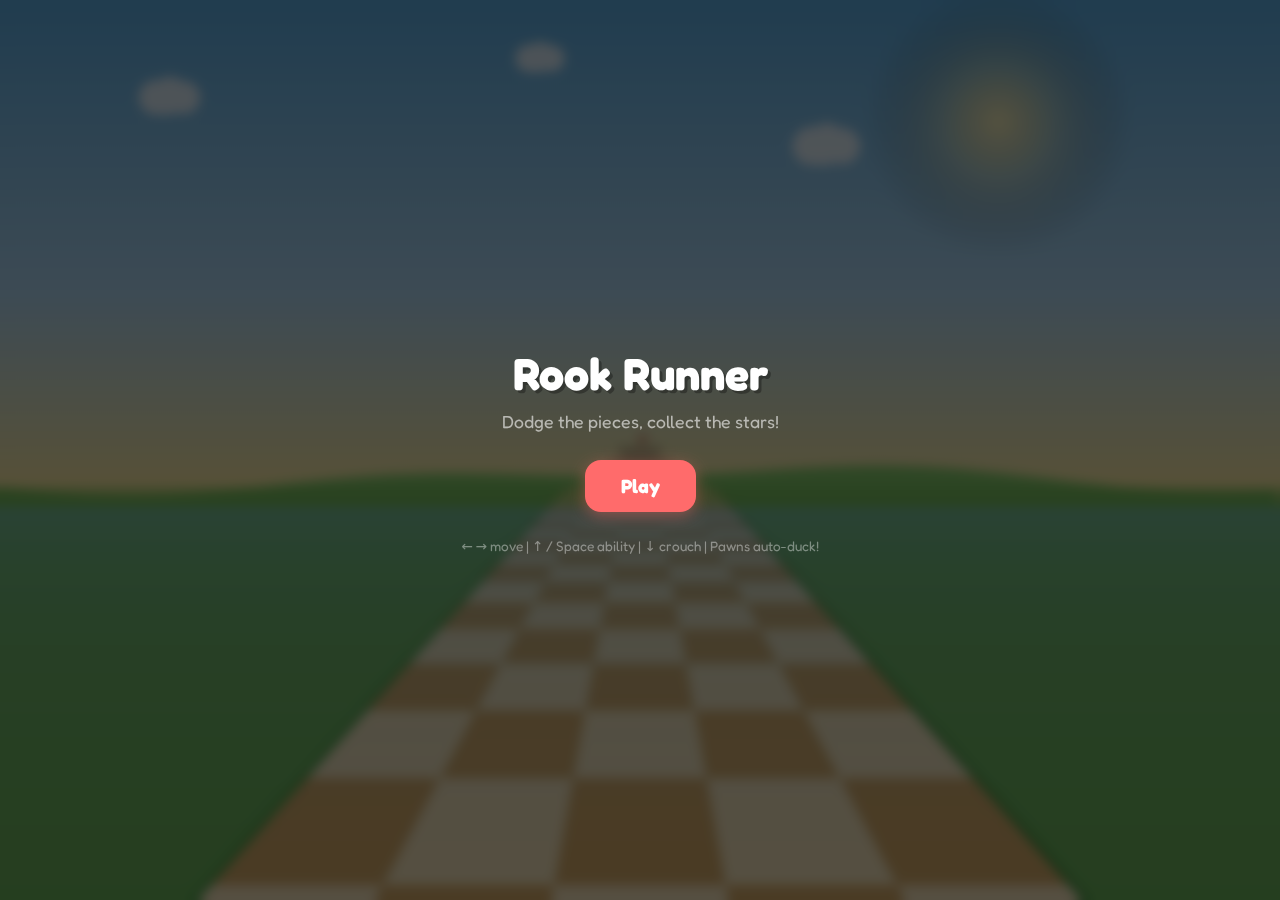
<file: chess-maze/rook-runner.html>
<!DOCTYPE html>
<html lang="en">
<head>
<meta charset="UTF-8">
<meta name="viewport" content="width=device-width, initial-scale=1.0">
<title>Rook Runner</title>
<style>
@import url('https://fonts.googleapis.com/css2?family=Fredoka:wght@400;600;700&display=swap');
* { margin: 0; padding: 0; box-sizing: border-box; }
body { font-family: 'Fredoka', system-ui, sans-serif; background: #87CEEB; color: #fff; overflow: hidden; height: 100vh; user-select: none; }
canvas { display: block; touch-action: none; }
.overlay { display:none; position:fixed; top:0;left:0;right:0;bottom:0; background:rgba(0,0,0,0.65); backdrop-filter:blur(6px); z-index:100; flex-direction:column; align-items:center; justify-content:center; gap:10px; }
.overlay.visible { display:flex; }
.overlay h1 { font-size:2.8em; text-shadow:3px 3px 0 rgba(0,0,0,0.3); }
.overlay h2 { font-size:1.8em; }
.overlay .sub { color:rgba(255,255,255,0.6); font-size:1.1em; margin-bottom:10px; }
.overlay .final { font-size:2.2em; font-weight:700; color:#feca57; }
.overlay button { background:#ff6b6b; color:white; border:none; border-radius:16px; padding:14px 36px; font-size:1.2em; font-family:inherit; font-weight:700; cursor:pointer; box-shadow:0 4px 15px rgba(255,107,107,0.4); transition:transform 0.15s; margin-top:8px; }
.overlay button:hover { transform:scale(1.05); }
.hint { color:rgba(255,255,255,0.4); font-size:0.85em; margin-top:16px; }
</style>
</head>
<body>
<canvas id="c"></canvas>
<div class="overlay visible" id="start-screen">
    <h1>Rook Runner</h1>
    <div class="sub">Dodge the pieces, collect the stars!</div>
    <button id="start-btn">Play</button>
    <div class="hint">← → move | ↑ / Space ability | ↓ crouch | Pawns auto-duck!</div>
</div>
<div class="overlay" id="gameover-screen">
    <h2>Game Over!</h2>
    <div class="final" id="final-score">0</div>
    <div class="sub" id="final-detail"></div>
    <button id="restart-btn">Play Again</button>
</div>
<script>
const canvas = document.getElementById('c');
const ctx = canvas.getContext('2d');

// ---- Layout ----
const LANES = 5;
let W, H;
function resize() { W = canvas.width = window.innerWidth; H = canvas.height = window.innerHeight; }
resize();
window.addEventListener('resize', resize);

// Perspective: map world coords to screen
// World: x = lane (0..LANES), z = distance ahead (0=player, increasing=further)
// Player is at z=0. We see from z=0 to z~15.
const CAM_HEIGHT = 3.5;
const CAM_PITCH = 0.7; // how much we look down
const FOV = 600;

function worldToScreen(wx, wz) {
    // wz = distance ahead of player (0=here, positive=further)
    const dz = wz + 0.5; // offset so z=0 isn't at camera
    if (dz < 0.1) return null;
    const scale = FOV / dz;
    const sx = W / 2 + (wx - LANES / 2) * scale;
    const sy = H * 0.45 + (CAM_HEIGHT - CAM_PITCH) * scale; // ground plane
    return { x: sx, y: sy, scale };
}

// ---- Audio ----
const AudioCtx = window.AudioContext || window.webkitAudioContext;
let audioCtx;
function ensureAudio() { if (!audioCtx) audioCtx = new AudioCtx(); }
function playTone(freq, dur, type, vol) {
    ensureAudio();
    const o = audioCtx.createOscillator(), g = audioCtx.createGain();
    o.connect(g); g.connect(audioCtx.destination);
    o.type = type || 'sine'; o.frequency.setValueAtTime(freq, audioCtx.currentTime);
    g.gain.setValueAtTime(vol || 0.1, audioCtx.currentTime);
    g.gain.exponentialRampToValueAtTime(0.001, audioCtx.currentTime + dur);
    o.start(); o.stop(audioCtx.currentTime + dur);
}
function sfxCollect() { playTone(880,0.1,'sine',0.12); setTimeout(()=>playTone(1100,0.12,'sine',0.1),60); }
function sfxHit() { playTone(180,0.25,'sawtooth',0.12); playTone(90,0.3,'square',0.08); }
function sfxDodge() { playTone(500,0.06,'sine',0.06); }
function sfxGameover() { [300,250,200,150].forEach((f,i)=>setTimeout(()=>playTone(f,0.3,'sawtooth',0.1),i*120)); }
function sfxPromote() { [523,659,784,1047].forEach((f,i)=>setTimeout(()=>playTone(f,0.2,'sine',0.15),i*80)); }

// ---- Music ----
let musicPlaying = false, musicInterval = null, nextNoteTime = 0, beatIndex = 0;
const MELODY=[293.66,349.23,392,440,349.23,329.63,293.66,261.63,293.66,349.23,440,523.25,440,392,349.23,293.66,261.63,293.66,349.23,392,440,392,349.23,293.66,246.94,261.63,293.66,349.23,293.66,261.63,246.94,220];
const BASS=[146.83,146.83,174.61,174.61,196,196,146.83,146.83,146.83,146.83,174.61,174.61,220,220,146.83,146.83,130.81,130.81,146.83,146.83,174.61,174.61,146.83,146.83,123.47,123.47,130.81,130.81,146.83,146.83,110,110];
function getBPM(){return game?Math.min(200,90+game.speed*15):100;}
// Harmony voice (thirds/fifths above melody)
const HARMONY=[349.23,440,493.88,523.25,440,392,349.23,329.63,349.23,440,523.25,659.26,523.25,493.88,440,349.23,329.63,349.23,440,493.88,523.25,493.88,440,349.23,293.66,329.63,349.23,440,349.23,329.63,293.66,261.63];
// Counter-melody (slower, stately)
const COUNTER=[0,0,440,0,0,0,349.23,0,0,0,523.25,0,0,0,392,0,0,0,440,0,0,0,349.23,0,0,0,293.66,0,0,0,261.63,0];

function playNote(freq, dur, type, vol, now) {
    const o = audioCtx.createOscillator(), g = audioCtx.createGain();
    o.connect(g); g.connect(audioCtx.destination);
    o.type = type; o.frequency.setValueAtTime(freq, now);
    g.gain.setValueAtTime(vol, now);
    g.gain.exponentialRampToValueAtTime(0.001, now + dur);
    o.start(now); o.stop(now + dur + 0.01);
}

function playMusicNote(){
    if(!musicPlaying||!audioCtx||!game?.running)return;
    const bpm=getBPM(),beatDur=60/bpm,now=audioCtx.currentTime;
    if(now<nextNoteTime-0.05)return;
    const idx=beatIndex%MELODY.length;

    // Main melody - lute (triangle + pluck)
    playNote(MELODY[idx], beatDur*0.85, 'triangle', 0.06, now);
    playNote(MELODY[idx]*2, 0.04, 'sawtooth', 0.025, now); // pluck attack

    // Harmony voice - recorder/flute (sine, softer)
    playNote(HARMONY[idx], beatDur*0.7, 'sine', 0.035, now);

    // Counter-melody on sustained notes - horn (triangle, longer)
    if (COUNTER[idx] > 0) {
        playNote(COUNTER[idx], beatDur*3, 'triangle', 0.03, now);
        playNote(COUNTER[idx]*0.5, beatDur*3, 'sine', 0.02, now); // octave below
    }

    // Bass drone (every 2 beats, with fifth)
    if(idx%2===0){
        playNote(BASS[idx], beatDur*1.8, 'sine', 0.04, now);
        playNote(BASS[idx]*1.5, beatDur*1.5, 'sine', 0.02, now); // fifth
    }

    // Timpani on beat 1 and 5 (pompous!)
    if(idx%4===0){
        playNote(73.42, 0.3, 'sine', 0.08, now); // D2 thump
        playNote(73.42, 0.05, 'triangle', 0.04, now); // attack
    }
    // Snare on beats 2,4
    if(idx%4===2){
        const n=audioCtx.createOscillator(),ng=audioCtx.createGain();
        n.connect(ng);ng.connect(audioCtx.destination);n.type='square';
        n.frequency.setValueAtTime(200,now);n.frequency.exponentialRampToValueAtTime(80,now+0.06);
        ng.gain.setValueAtTime(0.04,now);ng.gain.exponentialRampToValueAtTime(0.001,now+0.08);
        n.start(now);n.stop(now+0.1);
    }
    // Shaker on off-beats (lighter)
    if(idx%2===1){
        const n=audioCtx.createOscillator(),ng=audioCtx.createGain();
        n.connect(ng);ng.connect(audioCtx.destination);n.type='square';
        n.frequency.setValueAtTime(900+Math.random()*300,now);
        ng.gain.setValueAtTime(0.01,now);ng.gain.exponentialRampToValueAtTime(0.001,now+0.025);
        n.start(now);n.stop(now+0.03);
    }
    // Fanfare brass stab every 8 bars (pompous accent)
    if(idx===0 && beatIndex > 0 && beatIndex%(MELODY.length*2)===0){
        [293.66,369.99,440].forEach((f,i)=>{
            playNote(f, 0.6, 'sawtooth', 0.03, now + i*0.02);
            playNote(f, 0.6, 'triangle', 0.03, now + i*0.02);
        });
    }
    beatIndex++;nextNoteTime=now+beatDur;
}
function startMusic(){ensureAudio();musicPlaying=true;beatIndex=0;nextNoteTime=audioCtx.currentTime;if(musicInterval)clearInterval(musicInterval);musicInterval=setInterval(playMusicNote,30);}
function stopMusic(){musicPlaying=false;if(musicInterval){clearInterval(musicInterval);musicInterval=null;}}

// ---- Promotion ----
const RANKS=['pawn','knight','bishop','rook','queen'];
const RANK_NAMES={pawn:'Pawn',knight:'Knight',bishop:'Bishop',rook:'Rook',queen:'Queen'};
const STARS_TO_PROMOTE=[5,10,18,28];

// ---- Game state ----
const MAX_LIVES = 3;
let game = null;
function newGame(){
    return { running:false, score:0, lives:MAX_LIVES, lane:2, targetLane:2, laneX:2,
        worldZ:0, speed:2.0, speedTimer:0,
        obstacles:[], stars:[], particles:[],
        invincible:0, distance:0, combo:0,
        shakeTimer:0, shakeX:0, shakeY:0,
        rank:0, starsCollected:0, promoteFlash:0,
        jumpHeight:0, jumpVel:0, isJumping:false,
        isCrouching:false, crouchAmount:0,
        // Bonus lanes: -1 (left) and LANES (right), toggled on/off
        bonusLeft:false, bonusRight:false, bonusTimer:0, bonusStarZ:0,
        abilityCooldown:0, abilityActive:0,
        speedLines:[] };
}
function checkPromotion(){
    const g=game; if(g.rank>=RANKS.length-1)return;
    if(g.starsCollected>=STARS_TO_PROMOTE[g.rank]){
        g.rank++; g.promoteFlash=2.0;
        g.invincible=Math.max(g.invincible,1.5);
        sfxPromote();
    }
}

const ENEMY_TYPES=['pawn','pawn','pawn','knight','bishop','rook','queen'];

// Formation types: pawn walls, trains, moving pieces
function spawnRow(){
    const g=game;
    const baseZ = g.worldZ + 18;
    const pool=g.distance<400?['pawn']:g.distance<800?['pawn','knight']:g.distance<1500?['pawn','knight','bishop','rook']:ENEMY_TYPES.slice(2);
    const formRoll = Math.random();

    if (g.distance > 300 && formRoll < 0.25) {
        // PAWN WALL: 2-4 pawns in a row (like subway surfer wagons)
        const startLane = Math.floor(Math.random() * (LANES - 1));
        const width = Math.min(LANES - startLane, 2 + Math.floor(Math.random() * 2));
        for (let i = 0; i < width; i++) {
            g.obstacles.push({lane: startLane + i, worldZ: baseZ, type: 'pawn', hit: false, formation: 'wall'});
        }
        // Stars in free lanes
        for (let i = 0; i < LANES; i++) {
            if (i < startLane || i >= startLane + width) {
                if (Math.random() < 0.3) g.stars.push({lane: i, worldZ: baseZ, collected: false});
            }
        }
    } else if (g.distance > 600 && formRoll < 0.4) {
        // PAWN TRAIN: 2-3 pawns in same lane, staggered in depth
        const lane = Math.floor(Math.random() * LANES);
        const depth = 2 + Math.floor(Math.random() * 2);
        for (let i = 0; i < depth; i++) {
            g.obstacles.push({lane, worldZ: baseZ + i * 1.2, type: 'pawn', hit: false, formation: 'train'});
        }
        // Stars beside the train
        const adj = lane > 0 ? lane - 1 : lane + 1;
        g.stars.push({lane: adj, worldZ: baseZ + 0.6, collected: false});
    } else if (g.distance > 1000 && formRoll < 0.5) {
        // KNIGHT: spawns in one lane, jumps to another lane mid-approach
        const lane = Math.floor(Math.random() * LANES);
        const targetLane = Math.min(LANES-1, Math.max(0, lane + (Math.random() < 0.5 ? -2 : 2)));
        g.obstacles.push({lane, worldZ: baseZ, type: 'knight', hit: false, moving: true, targetLane, moveAt: baseZ - 6});
    } else if (g.distance > 1500 && formRoll < 0.55) {
        // BISHOP: slides diagonally
        const lane = Math.random() < 0.5 ? 0 : LANES - 1;
        const dir = lane === 0 ? 1 : -1;
        g.obstacles.push({lane, worldZ: baseZ, type: 'bishop', hit: false, sliding: true, slideDir: dir, slideSpeed: 1.5});
    } else if (g.distance > 500 && formRoll < 0.65) {
        // OVERHEAD: horizontal bar across 2-4 lanes — must crouch (pawns auto-dodge)
        const startLane = Math.floor(Math.random() * (LANES - 1));
        const width = Math.min(LANES - startLane, 2 + Math.floor(Math.random() * 2));
        for (let i = 0; i < width; i++) {
            g.obstacles.push({lane: startLane + i, worldZ: baseZ, type: 'overhead', hit: false});
        }
        // Stars below the bar as reward for crouching
        if (width < LANES) {
            for (let i = 0; i < LANES; i++) {
                if (i >= startLane && i < startLane + width) {
                    if (Math.random() < 0.5) g.stars.push({lane: i, worldZ: baseZ, collected: false});
                }
            }
        }
    } else {
        // Standard: random enemies
        const maxBlock=Math.min(LANES-1,1+Math.floor(g.speed/2.5));
        const numBlock=1+Math.floor(Math.random()*maxBlock);
        const lanes=[];
        while(lanes.length<numBlock){const l=Math.floor(Math.random()*LANES);if(!lanes.includes(l))lanes.push(l);}
        const t = pool[Math.floor(Math.random()*pool.length)];
        for(const l of lanes) g.obstacles.push({lane:l, worldZ:baseZ, type:t, hit:false});
        const free=[];for(let i=0;i<LANES;i++)if(!lanes.includes(i))free.push(i);
        if(free.length>0&&Math.random()<0.4) g.stars.push({lane:free[Math.floor(Math.random()*free.length)], worldZ:baseZ, collected:false});
    }
}

// ---- 3D Piece Drawing (canvas primitives) ----

// Colors for pieces
const PIECE_COLORS = {
    player: { body: '#f0efe8', shade: '#b5b3aa', dark: '#908e85', highlight: '#fff', accent: '#777', rim: '#d8d6cc', gold: '#d4a937' },
    enemy:  { body: '#404040', shade: '#252525', dark: '#151515', highlight: '#5a5a5a', accent: '#111', rim: '#4a4a4a', gold: '#8a6b1a' },
};

// Rank abilities
const RANK_ABILITIES = {
    pawn:   { name:'', desc:'' },
    knight: { name:'Jump', desc:'Space to jump over obstacles!' },
    bishop: { name:'Dash', desc:'Space to dash forward briefly!' },
    rook:   { name:'Smash', desc:'Space to destroy one obstacle!' },
    queen:  { name:'Shield', desc:'Space for brief invincibility!' },
};

// Helper: draw a 3D cylinder with rim highlights
function draw3DBase(cx, cy, rw, rh, height, colors, alpha, rimTop, rimBot) {
    ctx.globalAlpha = alpha;
    // Body
    const grad = ctx.createLinearGradient(cx - rw, cy, cx + rw, cy);
    grad.addColorStop(0, colors.dark);
    grad.addColorStop(0.2, colors.shade);
    grad.addColorStop(0.45, colors.body);
    grad.addColorStop(0.6, colors.highlight);
    grad.addColorStop(0.8, colors.body);
    grad.addColorStop(1, colors.dark);
    ctx.fillStyle = grad;
    ctx.beginPath();
    ctx.ellipse(cx, cy, rw, rh, 0, 0, Math.PI);
    ctx.lineTo(cx - rw, cy - height);
    ctx.ellipse(cx, cy - height, rw, rh, 0, Math.PI, 0, true);
    ctx.closePath();
    ctx.fill();

    // Bottom rim ring
    if (rimBot !== false) {
        ctx.strokeStyle = colors.rim;
        ctx.lineWidth = Math.max(1, rw * 0.06);
        ctx.beginPath();
        ctx.ellipse(cx, cy, rw, rh, 0, 0, Math.PI);
        ctx.stroke();
    }

    // Top rim ring
    if (rimTop !== false) {
        ctx.strokeStyle = colors.rim;
        ctx.lineWidth = Math.max(1, rw * 0.06);
        ctx.beginPath();
        ctx.ellipse(cx, cy - height, rw, rh, 0, Math.PI, Math.PI * 2);
        ctx.stroke();
    }

    // Top face
    const topGrad = ctx.createRadialGradient(cx - rw*0.25, cy - height - rh*0.3, 0, cx, cy - height, rw);
    topGrad.addColorStop(0, colors.highlight);
    topGrad.addColorStop(0.6, colors.body);
    topGrad.addColorStop(1, colors.shade);
    ctx.fillStyle = topGrad;
    ctx.beginPath();
    ctx.ellipse(cx, cy - height, rw, rh, 0, 0, Math.PI * 2);
    ctx.fill();
}

// Helper: decorative ring/collar
function drawRing(cx, cy, rw, rh, colors, alpha) {
    ctx.globalAlpha = alpha;
    ctx.strokeStyle = colors.rim;
    ctx.lineWidth = Math.max(1.5, rw * 0.08);
    ctx.beginPath();
    ctx.ellipse(cx, cy, rw, rh, 0, 0, Math.PI * 2);
    ctx.stroke();
    // Highlight on ring
    ctx.strokeStyle = colors.highlight;
    ctx.lineWidth = Math.max(0.5, rw * 0.03);
    ctx.beginPath();
    ctx.ellipse(cx, cy, rw * 0.95, rh * 0.9, 0, Math.PI * 1.1, Math.PI * 1.6);
    ctx.stroke();
}

// Helper: sphere with specular
function drawSphere(cx, cy, r, colors, alpha) {
    ctx.globalAlpha = alpha;
    const sg = ctx.createRadialGradient(cx - r*0.3, cy - r*0.3, r*0.05, cx, cy, r);
    sg.addColorStop(0, colors.highlight);
    sg.addColorStop(0.5, colors.body);
    sg.addColorStop(1, colors.dark);
    ctx.fillStyle = sg;
    ctx.beginPath();
    ctx.arc(cx, cy, r, 0, Math.PI * 2);
    ctx.fill();
    // Specular dot
    ctx.fillStyle = 'rgba(255,255,255,0.5)';
    ctx.beginPath();
    ctx.arc(cx - r*0.25, cy - r*0.25, r*0.2, 0, Math.PI * 2);
    ctx.fill();
}

// Draws a smooth piece silhouette given a profile (array of {x,y} from bottom to top, 0-1 range)
function drawPieceProfile(cx, baseY, size, profile, colors, alpha) {
    const s = size;
    ctx.globalAlpha = alpha;
    // Build left and right edges from profile
    const left = profile.map(p => ({ x: cx - p.x * s * 0.5, y: baseY - p.y * s }));
    const right = profile.map(p => ({ x: cx + p.x * s * 0.5, y: baseY - p.y * s }));

    // Body gradient (left-right shading)
    const grad = ctx.createLinearGradient(cx - s*0.4, baseY, cx + s*0.4, baseY);
    grad.addColorStop(0, colors.dark);
    grad.addColorStop(0.18, colors.shade);
    grad.addColorStop(0.42, colors.body);
    grad.addColorStop(0.58, colors.highlight);
    grad.addColorStop(0.78, colors.body);
    grad.addColorStop(1, colors.dark);
    ctx.fillStyle = grad;

    // Draw smooth silhouette
    ctx.beginPath();
    ctx.moveTo(left[0].x, left[0].y);
    for (let i = 1; i < left.length; i++) {
        const prev = left[i-1], curr = left[i];
        const cpY = (prev.y + curr.y) / 2;
        ctx.quadraticCurveTo(prev.x, cpY, curr.x, curr.y);
    }
    // Across the top
    const top = left[left.length-1];
    const topR = right[right.length-1];
    ctx.lineTo(topR.x, topR.y);
    // Down the right side
    for (let i = right.length - 2; i >= 0; i--) {
        const prev = right[i+1], curr = right[i];
        const cpY = (prev.y + curr.y) / 2;
        ctx.quadraticCurveTo(prev.x, cpY, curr.x, curr.y);
    }
    ctx.closePath();
    ctx.fill();

    // Outline
    ctx.strokeStyle = colors.dark;
    ctx.lineWidth = Math.max(0.8, s * 0.01);
    ctx.stroke();

    // Specular highlight stripe
    ctx.strokeStyle = `rgba(255,255,255,${alpha * 0.25})`;
    ctx.lineWidth = Math.max(1, s * 0.02);
    ctx.beginPath();
    const hlOff = 0.15; // offset from center towards right
    for (let i = 1; i < profile.length - 1; i++) {
        const p = profile[i];
        const x = cx + p.x * s * hlOff;
        const y = baseY - p.y * s;
        if (i === 1) ctx.moveTo(x, y); else ctx.lineTo(x, y);
    }
    ctx.stroke();
}

// Smooth profiles for each piece (x = half-width 0-1, y = height 0-1)
const PAWN_PROFILE = [
    {x:0.7,y:0}, {x:0.72,y:0.03}, {x:0.6,y:0.08}, // base flare
    {x:0.42,y:0.15}, {x:0.32,y:0.2}, // taper in
    {x:0.28,y:0.35}, {x:0.26,y:0.45}, // slim body
    {x:0.3,y:0.5}, // collar bulge
    {x:0.22,y:0.55}, {x:0.18,y:0.6}, // neck
    {x:0.28,y:0.65}, {x:0.32,y:0.72}, // head widens
    {x:0.3,y:0.8}, {x:0.22,y:0.87}, // head rounds
    {x:0.1,y:0.92}, {x:0,y:0.95}, // top
];

function drawPawn3D(cx, baseY, size, colors, alpha) {
    drawPieceProfile(cx, baseY, size, PAWN_PROFILE, colors, alpha);
    // Head sphere highlight
    drawSphere(cx, baseY - size*0.8, size*0.15, colors, alpha);
}

const ROOK_PROFILE = [
    {x:0.75,y:0},{x:0.78,y:0.03},{x:0.65,y:0.08},{x:0.48,y:0.13},
    {x:0.44,y:0.2},{x:0.42,y:0.48},{x:0.44,y:0.52},
    {x:0.56,y:0.56},{x:0.58,y:0.6},{x:0.58,y:0.68},
    {x:0.42,y:0.68},{x:0.42,y:0.78},{x:0.58,y:0.78},{x:0.58,y:0.88},
    {x:0.3,y:0.88},{x:0.3,y:0.78},{x:0.1,y:0.78},{x:0.1,y:0.88},
    {x:0,y:0.88},
];
function drawRook3D(cx, baseY, size, colors, alpha) {
    drawPieceProfile(cx, baseY, size, ROOK_PROFILE, colors, alpha);
    drawRing(cx, baseY - size*0.55, size*0.56, size*0.05, colors, alpha);
}

const KNIGHT_PROFILE_BASE = [
    {x:0.7,y:0},{x:0.72,y:0.03},{x:0.6,y:0.08},{x:0.42,y:0.13},
    {x:0.38,y:0.2},{x:0.36,y:0.38},
];
function drawKnight3D(cx, baseY, size, colors, alpha) {
    const s = size;
    // Base using profile
    drawPieceProfile(cx, baseY, s, [
        ...KNIGHT_PROFILE_BASE, {x:0.38,y:0.4},{x:0.2,y:0.4},{x:0,y:0.42}
    ], colors, alpha);
    drawRing(cx, baseY - s*0.38, s*0.38, s*0.04, colors, alpha);
    // Horse head (bezier)
    ctx.globalAlpha = alpha;
    const ng = ctx.createLinearGradient(cx-s*0.24,baseY-s*0.55,cx+s*0.2,baseY-s*0.45);
    ng.addColorStop(0,colors.shade);ng.addColorStop(0.35,colors.body);
    ng.addColorStop(0.65,colors.highlight);ng.addColorStop(1,colors.shade);
    ctx.fillStyle = ng;
    ctx.beginPath();
    ctx.moveTo(cx-s*0.14, baseY-s*0.4);
    ctx.bezierCurveTo(cx-s*0.22,baseY-s*0.55, cx-s*0.24,baseY-s*0.7, cx-s*0.18,baseY-s*0.78);
    ctx.bezierCurveTo(cx-s*0.1,baseY-s*0.88, cx+s*0.05,baseY-s*0.86, cx+s*0.08,baseY-s*0.82);
    ctx.bezierCurveTo(cx+s*0.18,baseY-s*0.8, cx+s*0.24,baseY-s*0.72, cx+s*0.22,baseY-s*0.64);
    ctx.bezierCurveTo(cx+s*0.25,baseY-s*0.56, cx+s*0.2,baseY-s*0.48, cx+s*0.14,baseY-s*0.4);
    ctx.closePath(); ctx.fill();
    ctx.strokeStyle=colors.dark; ctx.lineWidth=Math.max(0.8,s*0.012); ctx.stroke();
    // Mane
    ctx.strokeStyle=colors.shade; ctx.lineWidth=Math.max(1.5,s*0.03);
    ctx.beginPath();
    ctx.moveTo(cx-s*0.18,baseY-s*0.44);
    ctx.bezierCurveTo(cx-s*0.24,baseY-s*0.62,cx-s*0.2,baseY-s*0.76,cx-s*0.12,baseY-s*0.82);
    ctx.stroke();
    // Eye
    ctx.fillStyle='#fff';ctx.beginPath();ctx.arc(cx+s*0.06,baseY-s*0.68,s*0.028,0,Math.PI*2);ctx.fill();
    ctx.fillStyle=colors.accent;ctx.beginPath();ctx.arc(cx+s*0.065,baseY-s*0.68,s*0.014,0,Math.PI*2);ctx.fill();
    // Nostril
    ctx.fillStyle=colors.dark;ctx.beginPath();ctx.ellipse(cx+s*0.18,baseY-s*0.66,s*0.014,s*0.01,0,0,Math.PI*2);ctx.fill();
    // Ear
    ctx.fillStyle=colors.body;ctx.strokeStyle=colors.dark;ctx.lineWidth=0.8;
    ctx.beginPath();ctx.moveTo(cx-s*0.06,baseY-s*0.82);ctx.lineTo(cx-s*0.02,baseY-s*0.92);ctx.lineTo(cx+s*0.03,baseY-s*0.82);ctx.closePath();ctx.fill();ctx.stroke();
}

const BISHOP_PROFILE = [
    {x:0.7,y:0},{x:0.72,y:0.03},{x:0.6,y:0.08},{x:0.42,y:0.13},
    {x:0.32,y:0.18},{x:0.28,y:0.3},{x:0.26,y:0.42},
    {x:0.3,y:0.46}, // collar
    {x:0.24,y:0.5},{x:0.28,y:0.58},{x:0.3,y:0.65}, // mitre widens
    {x:0.28,y:0.72},{x:0.2,y:0.8},{x:0.1,y:0.88},{x:0,y:0.92},
];
function drawBishop3D(cx, baseY, size, colors, alpha) {
    drawPieceProfile(cx, baseY, size, BISHOP_PROFILE, colors, alpha);
    drawRing(cx, baseY-size*0.46, size*0.32, size*0.04, colors, alpha);
    // Diagonal notch
    ctx.globalAlpha = alpha;
    ctx.strokeStyle=colors.dark; ctx.lineWidth=Math.max(1.2,size*0.018);
    ctx.beginPath();
    ctx.moveTo(cx-size*0.06,baseY-size*0.82);
    ctx.bezierCurveTo(cx-size*0.02,baseY-size*0.74,cx+size*0.02,baseY-size*0.66,cx+size*0.06,baseY-size*0.56);
    ctx.stroke();
    drawSphere(cx, baseY-size*0.92, size*0.04, colors, alpha);
}

const QUEEN_PROFILE = [
    {x:0.75,y:0},{x:0.78,y:0.03},{x:0.65,y:0.08},{x:0.45,y:0.13},
    {x:0.35,y:0.18},{x:0.3,y:0.3},{x:0.28,y:0.42},
    {x:0.32,y:0.46}, // collar
    {x:0.26,y:0.5},{x:0.24,y:0.55},
];
function drawQueen3D(cx, baseY, size, colors, alpha) {
    const s = size;
    // Body
    drawPieceProfile(cx, baseY, s, [
        ...QUEEN_PROFILE, {x:0.38,y:0.58},{x:0.38,y:0.6},{x:0.1,y:0.62},{x:0,y:0.62}
    ], colors, alpha);
    drawRing(cx, baseY-s*0.46, s*0.34, s*0.04, colors, alpha);
    drawRing(cx, baseY-s*0.58, s*0.38, s*0.04, colors, alpha);
    // Crown points
    ctx.globalAlpha = alpha;
    const cg = ctx.createLinearGradient(cx-s*0.3,baseY-s*0.65,cx+s*0.3,baseY-s*0.65);
    cg.addColorStop(0,colors.dark);cg.addColorStop(0.35,colors.body);
    cg.addColorStop(0.6,colors.highlight);cg.addColorStop(1,colors.dark);
    ctx.fillStyle = cg;
    const cb = baseY - s*0.62;
    ctx.beginPath(); ctx.moveTo(cx-s*0.3,cb);
    const pts = 5;
    for(let i=0;i<pts;i++){
        const px=cx-s*0.3+(i/(pts-1))*s*0.6;
        ctx.lineTo(px, cb-s*0.26);
        if(i<pts-1){const vx=cx-s*0.3+((i+0.5)/(pts-1))*s*0.6;ctx.lineTo(vx,cb-s*0.08);}
    }
    ctx.lineTo(cx+s*0.3,cb); ctx.closePath(); ctx.fill();
    ctx.strokeStyle=colors.dark;ctx.lineWidth=Math.max(0.5,s*0.008);ctx.stroke();
    for(let i=0;i<pts;i++){
        const px=cx-s*0.3+(i/(pts-1))*s*0.6;
        drawSphere(px,cb-s*0.26,s*0.03,{body:colors.gold,shade:'#7a5a10',dark:'#4a3508',highlight:'#ffe066'},alpha);
    }
    drawSphere(cx,cb-s*0.04,s*0.022,{body:'#c0392b',shade:'#7b241c',dark:'#4a1510',highlight:'#ff7675'},alpha);
}

// Overhead bar: horizontal beam with warning stripes
function drawOverhead(cx, baseY, size, alpha) {
    const s = size;
    ctx.globalAlpha = alpha;
    // Support posts (left and right)
    const postW = s * 0.06, postH = s * 0.7;
    const halfW = s * 0.45;
    ctx.fillStyle = '#8B4513';
    ctx.fillRect(cx - halfW - postW, baseY - postH, postW, postH);
    ctx.fillRect(cx + halfW, baseY - postH, postW, postH);
    // Crossbeam
    const beamH = s * 0.12;
    const beamY = baseY - postH;
    const bg = ctx.createLinearGradient(cx - halfW, beamY, cx + halfW, beamY);
    bg.addColorStop(0, '#654321');
    bg.addColorStop(0.5, '#8B6914');
    bg.addColorStop(1, '#654321');
    ctx.fillStyle = bg;
    ctx.fillRect(cx - halfW - postW, beamY, halfW * 2 + postW * 2, beamH);
    // Warning stripes
    ctx.save();
    ctx.beginPath();
    ctx.rect(cx - halfW - postW, beamY, halfW * 2 + postW * 2, beamH);
    ctx.clip();
    ctx.strokeStyle = `rgba(255,200,0,${alpha * 0.5})`;
    ctx.lineWidth = 2;
    const stripeW = s * 0.08;
    for (let x = cx - halfW - postW - stripeW; x < cx + halfW + postW + stripeW; x += stripeW * 2) {
        ctx.beginPath();
        ctx.moveTo(x, beamY);
        ctx.lineTo(x + stripeW, beamY + beamH);
        ctx.stroke();
    }
    ctx.restore();
    // Bottom edge highlight
    ctx.strokeStyle = `rgba(255,180,0,${alpha * 0.6})`;
    ctx.lineWidth = 1.5;
    ctx.beginPath();
    ctx.moveTo(cx - halfW - postW, beamY + beamH);
    ctx.lineTo(cx + halfW + postW, beamY + beamH);
    ctx.stroke();
    // "DUCK!" warning icon
    ctx.fillStyle = `rgba(255,80,80,${alpha * 0.8})`;
    ctx.font = `bold ${Math.max(8, s * 0.12)}px Fredoka, sans-serif`;
    ctx.textAlign = 'center';
    ctx.fillText('⚠', cx, beamY - 2);
    ctx.globalAlpha = 1;
}

const DRAW_PIECE = { pawn: drawPawn3D, knight: drawKnight3D, bishop: drawBishop3D, rook: drawRook3D, queen: drawQueen3D };

function drawPieceAt(type, cx, baseY, size, isPlayer, alpha) {
    const colors = isPlayer ? PIECE_COLORS.player : PIECE_COLORS.enemy;
    const fn = DRAW_PIECE[type];
    if (fn) fn(cx, baseY, size, colors, alpha);
    ctx.globalAlpha = 1;
}

// ---- Board drawing ----

// Compute where the horizon line actually is (board vanishing point)
function getHorizonY() {
    const farPoint = worldToScreen(LANES / 2, 20);
    return farPoint ? farPoint.y : H * 0.55;
}

function drawSky() {
    const horizY = getHorizonY();
    const grad = ctx.createLinearGradient(0, 0, 0, horizY);
    grad.addColorStop(0, '#5dade2');
    grad.addColorStop(0.6, '#aed6f1');
    grad.addColorStop(1, '#f9e79f');
    ctx.fillStyle = grad;
    ctx.fillRect(0, 0, W, horizY + 20);
    // Sun
    const sunX = W * 0.78, sunY = horizY * 0.25;
    const sg = ctx.createRadialGradient(sunX, sunY, 0, sunX, sunY, H * 0.15);
    sg.addColorStop(0, 'rgba(255,240,180,0.9)');
    sg.addColorStop(0.4, 'rgba(255,220,130,0.3)');
    sg.addColorStop(1, 'transparent');
    ctx.fillStyle = sg;
    ctx.fillRect(0, 0, W, horizY);
    // Clouds
    const t = performance.now() / 10000;
    drawCloud(W*0.12+Math.sin(t)*30, horizY*0.2, 50);
    drawCloud(W*0.4+Math.sin(t+2)*20, horizY*0.12, 40);
    drawCloud(W*0.65+Math.sin(t+4)*25, horizY*0.3, 55);
    // Castle
    drawCastle();
    // Hills
    ctx.fillStyle = '#82c969';
    ctx.beginPath(); ctx.moveTo(0, horizY+10);
    for (let x=0;x<=W;x+=15) ctx.lineTo(x, horizY - 8 + Math.sin(x*0.012)*6 + Math.sin(x*0.005+1)*10);
    ctx.lineTo(W,horizY+20); ctx.lineTo(0,horizY+20); ctx.closePath(); ctx.fill();
}
function drawCloud(x,y,s){
    ctx.fillStyle='rgba(255,255,255,0.75)';
    ctx.beginPath();
    ctx.arc(x,y,s*0.35,0,Math.PI*2); ctx.arc(x+s*0.28,y-s*0.12,s*0.3,0,Math.PI*2);
    ctx.arc(x+s*0.55,y,s*0.33,0,Math.PI*2); ctx.arc(x+s*0.22,y+s*0.08,s*0.28,0,Math.PI*2);
    ctx.fill();
}
function drawCastle(){
    const cx=W*0.5, by=getHorizonY()-5;
    ctx.fillStyle='rgba(140,120,95,0.5)';
    ctx.fillRect(cx-18,by-30,36,30);
    for(let i=-2;i<=2;i++) ctx.fillRect(cx+i*9-3,by-36,6,7);
    ctx.fillRect(cx-30,by-22,12,22); ctx.fillRect(cx+18,by-22,12,22);
    ctx.fillStyle='rgba(180,50,50,0.5)';
    ctx.fillRect(cx-1,by-48,2,14);
    ctx.beginPath();ctx.moveTo(cx+1,by-48);ctx.lineTo(cx+10,by-43);ctx.lineTo(cx+1,by-38);ctx.fill();
}

function drawBoard() {
    const g = game;
    const camZ = g ? g.worldZ : 0;

    // Draw ground plane: rows of tiles stretching into distance
    // We draw from far to near for proper overlap
    const FAR = 20;
    const STEP = 0.1; // 10 strips per tile for smooth scrolling

    for (let dz = FAR; dz >= 0; dz -= STEP) {
        const wz0 = dz;
        const wz1 = dz - STEP;

        // Tile row at this depth
        const tileRow = Math.floor(camZ + dz);
        const isOddRow = tileRow % 2;

        const startCol = (g && g.bonusLeft) ? -1 : 0;
        const endCol = (g && g.bonusRight) ? LANES + 1 : LANES;

        for (let col = startCol; col < endCol; col++) {
            const isBonus = col < 0 || col >= LANES;
            const isLight = ((isOddRow + Math.abs(col + 100)) % 2 === 0);

            const s00 = worldToScreen(col, wz0);
            const s10 = worldToScreen(col + 1, wz0);
            const s01 = worldToScreen(col, wz1);
            const s11 = worldToScreen(col + 1, wz1);
            if (!s00 || !s01) continue;

            // Fog
            const fogFactor = Math.min(1, dz / FAR);
            ctx.globalAlpha = (1 - fogFactor * 0.6) * (isBonus ? 0.75 : 1);
            // Bonus lanes have a golden tint
            ctx.fillStyle = isBonus
                ? (isLight ? '#ffe680' : '#d4a520')
                : (isLight ? '#ffe4b5' : '#dda65a');

            ctx.beginPath();
            ctx.moveTo(s00.x, s00.y);
            ctx.lineTo(s10.x, s10.y);
            ctx.lineTo(s11.x, s11.y);
            ctx.lineTo(s01.x, s01.y);
            ctx.closePath();
            ctx.fill();

            // Grid line
            ctx.strokeStyle = `rgba(0,0,0,${0.05 * (1-fogFactor)})`;
            ctx.lineWidth = 0.5;
            ctx.stroke();
        }
    }
    ctx.globalAlpha = 1;

    // Green sides (outside bonus lanes if active)
    const leftEdgeCol = (g && g.bonusLeft) ? -1 : 0;
    const rightEdgeCol = (g && g.bonusRight) ? LANES + 1 : LANES;
    for (let dz = FAR; dz >= 1; dz -= 0.5) {
        const wz0 = dz, wz1 = dz - 0.5;
        const sL0 = worldToScreen(leftEdgeCol, wz0);
        const sL1 = worldToScreen(leftEdgeCol, wz1);
        const sR0 = worldToScreen(rightEdgeCol, wz0);
        const sR1 = worldToScreen(rightEdgeCol, wz1);
        if (!sL0 || !sL1) continue;
        const fogA = 1 - Math.min(1, dz / FAR) * 0.6;

        // Left grass
        ctx.globalAlpha = fogA;
        ctx.fillStyle = '#6ab04c';
        ctx.beginPath();
        ctx.moveTo(sL0.x, sL0.y); ctx.lineTo(sL1.x, sL1.y);
        ctx.lineTo(0, sL1.y); ctx.lineTo(0, sL0.y); ctx.closePath(); ctx.fill();

        // Right grass
        ctx.beginPath();
        ctx.moveTo(sR0.x, sR0.y); ctx.lineTo(sR1.x, sR1.y);
        ctx.lineTo(W, sR1.y); ctx.lineTo(W, sR0.y); ctx.closePath(); ctx.fill();

        // Hedge on left
        const hh = 12 * fogA;
        ctx.fillStyle = `rgba(56,142,60,${fogA * 0.7})`;
        ctx.beginPath();
        ctx.moveTo(sL0.x, sL0.y); ctx.lineTo(sL1.x, sL1.y);
        ctx.lineTo(sL1.x, sL1.y - hh); ctx.lineTo(sL0.x, sL0.y - hh);
        ctx.closePath(); ctx.fill();

        // Hedge on right
        ctx.fillStyle = `rgba(46,125,50,${fogA * 0.7})`;
        ctx.beginPath();
        ctx.moveTo(sR0.x, sR0.y); ctx.lineTo(sR1.x, sR1.y);
        ctx.lineTo(sR1.x, sR1.y - hh); ctx.lineTo(sR0.x, sR0.y - hh);
        ctx.closePath(); ctx.fill();
    }
    ctx.globalAlpha = 1;

}

// ---- Speed lines ----
function drawSpeedLines() {
    const g = game;
    if (!g || g.speed < 3) return;
    const intensity = Math.min(1, (g.speed - 3) / 5);
    ctx.strokeStyle = `rgba(255,255,255,${intensity * 0.15})`;
    ctx.lineWidth = 1.5;
    const t = performance.now();
    for (let i = 0; i < 12; i++) {
        const x = (W * 0.1) + ((i * 97 + t * 0.1) % (W * 0.8));
        const y0 = H * 0.3 + (i * 47) % (H * 0.5);
        ctx.beginPath();
        ctx.moveTo(x, y0);
        ctx.lineTo(x + (x - W/2) * 0.1, y0 + 30 + intensity * 40);
        ctx.stroke();
    }
}

// ---- Star drawing ----
function drawStar3D(cx, baseY, size, alpha) {
    ctx.globalAlpha = alpha;
    const r = size * 0.22;
    const t = performance.now() / 400;
    ctx.save();
    ctx.translate(cx, baseY - size * 0.3);
    ctx.rotate(Math.sin(t) * 0.15);
    const sc = 1 + Math.sin(t*1.5) * 0.08;
    ctx.scale(sc, sc);
    ctx.shadowColor = 'rgba(255,200,0,0.5)';
    ctx.shadowBlur = 8;
    ctx.fillStyle = '#feca57';
    ctx.strokeStyle = '#d4a017';
    ctx.lineWidth = 1;
    ctx.beginPath();
    for (let i = 0; i < 10; i++) {
        const a = (i * Math.PI) / 5 - Math.PI / 2;
        const ri = i % 2 === 0 ? r : r * 0.4;
        ctx.lineTo(Math.cos(a) * ri, Math.sin(a) * ri);
    }
    ctx.closePath();
    ctx.fill(); ctx.stroke();
    ctx.shadowBlur = 0;
    ctx.restore();
    ctx.globalAlpha = 1;
}

// ---- Main draw ----
function drawScene() {
    const g = game;
    ctx.clearRect(0, 0, W, H);
    drawSky();
    ctx.save();
    if (g) ctx.translate(g.shakeX, g.shakeY);
    drawBoard();
    if (g) {
        const camZ = g.worldZ;
        // Collect all drawable objects
        const drawables = [];
        for (const o of g.obstacles) {
            if (o.hit) continue;
            const dz = o.worldZ - camZ;
            if (dz < -0.5 || dz > 20) continue;
            const s = worldToScreen(o.lane + 0.5, dz);
            if (!s) continue;
            const size = s.scale * 0.8;
            const alpha = Math.max(0, 1 - (dz / 20) * 0.6);
            drawables.push({ z: dz, fn: () => {
                if (o.type === 'overhead') {
                    drawOverhead(s.x, s.y, size, alpha);
                } else {
                    // Shadow
                    ctx.globalAlpha = alpha * 0.3;
                    ctx.fillStyle = 'rgba(0,0,0,0.3)';
                    ctx.beginPath();
                    ctx.ellipse(s.x, s.y, size * 0.3, size * 0.08, 0, 0, Math.PI * 2);
                    ctx.fill();
                    drawPieceAt(o.type, s.x, s.y, size, false, alpha);
                }
            }});
        }
        for (const st of g.stars) {
            if (st.collected) continue;
            const dz = st.worldZ - camZ;
            if (dz < -0.5 || dz > 20) continue;
            const s = worldToScreen(st.lane + 0.5, dz);
            if (!s) continue;
            const size = s.scale * 0.8;
            const alpha = Math.max(0, 1 - (dz / 20) * 0.6);
            drawables.push({ z: dz, fn: () => drawStar3D(s.x, s.y, size, alpha) });
        }
        // Player
        drawables.push({ z: -0.01, fn: () => {
            const ps = worldToScreen(g.laneX + 0.5, 2.0);
            if (!ps) return;
            const pSize = ps.scale * 0.85;
            const jumpOff = g.jumpHeight * pSize * 0.8;
            const bob = Math.sin(performance.now() / 300) * 2 - jumpOff;

            // Determine ability color state
            const abilityOn = g.abilityActive > 0 || g.isJumping;
            const rank = RANKS[g.rank];
            let auraColor = 'rgba(255,255,180,0.2)';
            if (abilityOn) {
                if (rank === 'knight') auraColor = 'rgba(100,255,100,0.4)';
                else if (rank === 'bishop') auraColor = 'rgba(180,100,255,0.4)';
                else if (rank === 'rook') auraColor = 'rgba(255,150,50,0.4)';
                else if (rank === 'queen') auraColor = 'rgba(255,215,0,0.5)';
            }
            const invincibleOn = g.invincible > 0;

            // Glow (changes color with ability)
            const gl = ctx.createRadialGradient(ps.x, ps.y - pSize*0.4 + bob, 0, ps.x, ps.y - pSize*0.4 + bob, pSize * (abilityOn ? 1.5 : 1));
            gl.addColorStop(0, auraColor);
            gl.addColorStop(1, 'transparent');
            ctx.fillStyle = gl;
            ctx.fillRect(ps.x - pSize*2, ps.y - pSize*2 + bob, pSize*4, pSize*3);

            // Jump shadow shrinks with height (further from ground)
            const shadowScale = Math.max(0.1, 1 - g.jumpHeight * 1.5);
            ctx.globalAlpha = 0.25 * shadowScale;
            ctx.fillStyle = 'rgba(0,0,0,0.4)';
            ctx.beginPath();
            ctx.ellipse(ps.x, ps.y + 2, pSize * 0.32 * shadowScale, pSize * 0.08 * shadowScale, 0, 0, Math.PI * 2);
            ctx.fill();

            // Promote flash
            if (g.promoteFlash > 0) {
                const fa = Math.min(1, g.promoteFlash);
                ctx.globalAlpha = fa * 0.6;
                const au = ctx.createRadialGradient(ps.x, ps.y - pSize*0.4 + bob, 0, ps.x, ps.y - pSize*0.4 + bob, pSize*2);
                au.addColorStop(0, '#fff');
                au.addColorStop(0.4, '#feca57');
                au.addColorStop(1, 'transparent');
                ctx.fillStyle = au;
                ctx.fillRect(ps.x - pSize*2, ps.y - pSize*2 + bob, pSize*4, pSize*3);
            }

            // Shield ring for invincibility
            if (invincibleOn) {
                ctx.globalAlpha = 0.4 + Math.sin(performance.now() / 100) * 0.2;
                ctx.strokeStyle = rank === 'queen' ? '#ffd700' : rank === 'bishop' ? '#b060ff' : '#7bed9f';
                ctx.lineWidth = Math.max(2, pSize * 0.04);
                ctx.beginPath();
                ctx.arc(ps.x, ps.y - pSize * 0.35 + bob, pSize * 0.55, 0, Math.PI * 2);
                ctx.stroke();
            }

            // Draw piece (tinted during abilities)
            const blink = invincibleOn && Math.floor(g.invincible * 8) % 2 === 0;
            const playerColors = abilityOn ? {
                ...PIECE_COLORS.player,
                body: rank === 'knight' ? '#d4ffd4' : rank === 'bishop' ? '#e8d0ff' : rank === 'rook' ? '#ffe0b0' : rank === 'queen' ? '#fff5cc' : PIECE_COLORS.player.body,
                highlight: '#fff',
            } : PIECE_COLORS.player;

            // Crouch: squash vertically, widen slightly
            const crouchScale = 1 - g.crouchAmount * 0.4;
            const crouchWiden = 1 + g.crouchAmount * 0.2;
            ctx.globalAlpha = blink ? 0.5 : 1;
            ctx.save();
            ctx.translate(ps.x, ps.y + bob);
            ctx.scale(crouchWiden, crouchScale);
            const fn = DRAW_PIECE[rank];
            if (fn) fn(0, 0, pSize, playerColors, blink ? 0.5 : 1);
            ctx.restore();
            ctx.globalAlpha = 1;
        }});

        // Sort back to front
        drawables.sort((a, b) => b.z - a.z);
        for (const d of drawables) d.fn();

        // Particles
        for (const p of g.particles) {
            ctx.globalAlpha = p.life / p.maxLife;
            ctx.fillStyle = p.color;
            ctx.beginPath();
            ctx.arc(p.x, p.y, p.size * (p.life / p.maxLife), 0, Math.PI * 2);
            ctx.fill();
        }
        ctx.globalAlpha = 1;

        drawSpeedLines();
    }
    ctx.restore();
    drawHUD();
}

function drawHUD() {
    const g = game; if (!g) return;
    ctx.save();
    ctx.font = 'bold 26px Fredoka, sans-serif';
    ctx.textAlign = 'left';
    ctx.shadowColor = 'rgba(0,0,0,0.4)'; ctx.shadowBlur = 4;
    ctx.fillStyle = '#fff';
    ctx.fillText('Score', 16, 32);
    ctx.fillStyle = '#feca57';
    ctx.fillText(g.score.toString(), 95, 32);
    ctx.textAlign = 'right';
    ctx.font = '24px Fredoka, sans-serif';
    ctx.fillStyle = '#ff6b6b';
    ctx.fillText('\u2665'.repeat(g.lives) + '\u2661'.repeat(MAX_LIVES - g.lives), W - 16, 32);
    ctx.textAlign = 'center';
    ctx.font = 'bold 16px Fredoka, sans-serif';
    ctx.fillStyle = '#a0f0ff';
    const rn = RANK_NAMES[RANKS[g.rank]];
    const nt = g.rank < STARS_TO_PROMOTE.length ? STARS_TO_PROMOTE[g.rank] : null;
    ctx.fillText(`${rn} ${nt ? '('+g.starsCollected+'/'+nt+')' : 'MAX'}`, W/2, 32);
    ctx.font = '13px Fredoka, sans-serif';
    ctx.fillStyle = 'rgba(255,255,255,0.4)';
    ctx.fillText(`${Math.floor(getBPM())} BPM`, W/2, 50);
    // Ability indicator
    const ability = RANK_ABILITIES[RANKS[g.rank]];
    if (ability.name) {
        const ready = g.abilityCooldown <= 0;
        ctx.font = 'bold 14px Fredoka, sans-serif';
        ctx.fillStyle = ready ? '#7bed9f' : 'rgba(255,255,255,0.3)';
        ctx.fillText(`[SPACE] ${ability.name}${ready ? ' READY' : ' '+Math.ceil(g.abilityCooldown)+'s'}`, W/2, 66);
    }
    if (g.combo > 1) {
        ctx.font = `bold ${Math.min(22+g.combo*2,38)}px Fredoka, sans-serif`;
        ctx.fillStyle = '#feca57';
        const ps = worldToScreen(g.laneX + 0.5, 0.3);
        if (ps) ctx.fillText(`${g.combo}x Combo!`, ps.x, ps.y - ps.scale * 0.8);
    }
    ctx.shadowBlur = 0; ctx.restore();
}

// ---- Game logic ----
let spawnTimer = 0;
function update(dt) {
    const g = game; if (!g || !g.running) return;
    g.speedTimer += dt;
    if (g.speedTimer > 8) { g.speed += 0.25; g.speedTimer = 0; }
    g.worldZ += g.speed * dt * 3;
    g.distance += g.speed * dt * 60;
    g.score += Math.floor(g.speed * dt * 10);
    // Smooth lane
    const diff = g.targetLane - g.laneX;
    if (Math.abs(diff) < 0.04) g.laneX = g.targetLane;
    else g.laneX += diff * 14 * dt;
    // Bonus lane toggling (appear/disappear every 8-15 seconds)
    g.bonusTimer -= dt;
    if (g.bonusTimer <= 0) {
        // Toggle one random bonus lane
        const roll = Math.random();
        if (roll < 0.3) { g.bonusLeft = !g.bonusLeft; }
        else if (roll < 0.6) { g.bonusRight = !g.bonusRight; }
        else { g.bonusLeft = !g.bonusLeft; g.bonusRight = !g.bonusRight; }
        g.bonusTimer = 8 + Math.random() * 7;
        // Spawn stars in bonus lanes as reward
        if (g.bonusLeft) {
            for (let i = 0; i < 3; i++) g.stars.push({lane: -1, worldZ: g.worldZ + 10 + i * 2, collected: false});
        }
        if (g.bonusRight) {
            for (let i = 0; i < 3; i++) g.stars.push({lane: LANES, worldZ: g.worldZ + 10 + i * 2, collected: false});
        }
    }
    // Clamp player lane to available lanes
    const minLane = g.bonusLeft ? -1 : 0;
    const maxLane = g.bonusRight ? LANES : LANES - 1;
    g.targetLane = Math.max(minLane, Math.min(maxLane, g.targetLane));
    if (!g.bonusLeft && g.laneX < -0.1) g.targetLane = 0;
    if (!g.bonusRight && g.laneX > LANES - 0.9) g.targetLane = LANES - 1;
    // Spawn
    spawnTimer += dt;
    const interval = Math.max(0.3, 1.2 - g.speed * 0.05);
    if (spawnTimer > interval) { spawnRow(); spawnTimer = 0; }
    // Jump physics
    if (g.isJumping) {
        g.jumpVel -= 8 * dt; // gravity
        g.jumpHeight += g.jumpVel * dt * 30;
        if (g.jumpHeight <= 0) { g.jumpHeight = 0; g.isJumping = false; g.jumpVel = 0; }
    }
    // Crouch: smooth transition
    const crouchTarget = g.isCrouching ? 1 : 0;
    g.crouchAmount += (crouchTarget - g.crouchAmount) * 12 * dt;
    // Ability cooldown
    if (g.abilityCooldown > 0) g.abilityCooldown -= dt;
    if (g.abilityActive > 0) g.abilityActive -= dt;
    // Invincible
    if (g.invincible > 0) g.invincible -= dt;
    if (g.promoteFlash > 0) g.promoteFlash -= dt;
    // Moving obstacles
    const camZ = g.worldZ;
    for (const o of g.obstacles) {
        if (o.hit) continue;
        // Knight jumps to new lane
        if (o.moving && o.worldZ - camZ < (o.moveAt - camZ + 6)) {
            const progress = Math.max(0, Math.min(1, 1 - (o.worldZ - camZ - 2) / 6));
            o.lane = o.lane * (1 - progress) + o.targetLane * progress;
        }
        // Bishop slides diagonally
        if (o.sliding) {
            o.lane += o.slideDir * o.slideSpeed * dt;
            if (o.lane <= 0 || o.lane >= LANES - 1) o.slideDir *= -1;
            o.lane = Math.max(0, Math.min(LANES - 1, o.lane));
        }
    }
    // Collision
    const jumpDodge = g.jumpHeight > 0.4;
    const rank = RANKS[g.rank];
    const crouchDodge = g.crouchAmount > 0.6 || rank === 'pawn';
    for (const o of g.obstacles) {
        if (o.hit) continue;
        const dz = o.worldZ - camZ;
        if (dz > 4 || dz < -0.5) continue;
        const inRange = Math.abs(dz - 2.0) < 0.7 && Math.abs(g.laneX - o.lane) < 0.55;
        if (!inRange || g.invincible > 0) continue;

        let dodged = false;
        if (o.type === 'overhead') {
            // Overhead bars: crouch to dodge, pawns auto-dodge, jumping INTO one hurts
            dodged = crouchDodge && !jumpDodge;
        } else {
            // Ground obstacles: jump to dodge
            dodged = jumpDodge;
        }

        if (!dodged) {
            o.hit = true; g.lives--; g.combo = 0; g.invincible = 1.5; g.shakeTimer = 0.3;
            sfxHit();
            const s = worldToScreen(o.lane + 0.5, dz);
            if (s) spawnParticles(s.x, s.y, '#ff6b6b', 15);
            if (g.lives <= 0) { g.running = false; sfxGameover(); setTimeout(showGameover, 600); return; }
        }
    }
    // Star collection
    for (const s of g.stars) {
        if (s.collected) continue;
        const dz = s.worldZ - camZ;
        if (Math.abs(dz - 2.0) < 0.7 && Math.abs(g.laneX - s.lane) < 0.55) {
            s.collected = true; g.combo++; g.starsCollected++;
            g.score += 50 * g.combo; sfxCollect();
            const sc = worldToScreen(s.lane + 0.5, dz);
            if (sc) spawnParticles(sc.x, sc.y, '#feca57', 10);
            checkPromotion();
        }
    }
    // Cleanup
    g.obstacles = g.obstacles.filter(o => (o.worldZ - camZ) > -2);
    g.stars = g.stars.filter(s => (s.worldZ - camZ) > -2 && !s.collected);
    // Particles
    for (const p of g.particles) { p.x += p.vx; p.y += p.vy; p.vy += 10*dt; p.life -= dt; }
    g.particles = g.particles.filter(p => p.life > 0);
    // Shake
    if (g.shakeTimer > 0) { g.shakeTimer -= dt; g.shakeX = (Math.random()-0.5)*10; g.shakeY = (Math.random()-0.5)*10; }
    else { g.shakeX = 0; g.shakeY = 0; }
}

function spawnParticles(x, y, color, count) {
    for (let i = 0; i < count; i++)
        game.particles.push({ x, y, vx:(Math.random()-0.5)*8, vy:(Math.random()-0.5)*8-3,
            life:0.4+Math.random()*0.3, maxLife:0.4+Math.random()*0.3, size:3+Math.random()*5, color });
}

// ---- Input ----
function moveLeft(){
    if(!game?.running) return;
    const min = game.bonusLeft ? -1 : 0;
    game.targetLane = Math.max(min, game.targetLane - 1);
    sfxDodge();
}
function moveRight(){
    if(!game?.running) return;
    const max = game.bonusRight ? LANES : LANES - 1;
    game.targetLane = Math.min(max, game.targetLane + 1);
    sfxDodge();
}
function useAbility(){
    const g = game;
    if (!g?.running || g.abilityCooldown > 0) return;
    const rank = RANKS[g.rank];
    if (rank === 'pawn') return; // no ability yet
    if (rank === 'knight') {
        // Jump!
        if (!g.isJumping) { g.isJumping = true; g.jumpVel = 2.2; g.abilityCooldown = 1.0;
            playTone(400,0.15,'sine',0.1); setTimeout(()=>playTone(600,0.1,'sine',0.08),80); }
    } else if (rank === 'bishop') {
        // Dash: brief speed boost + invincibility
        g.invincible = Math.max(g.invincible, 0.8); g.abilityActive = 0.8; g.abilityCooldown = 3.0;
        playTone(500,0.2,'triangle',0.1);
    } else if (rank === 'rook') {
        // Smash: destroy nearest obstacle
        const camZ = g.worldZ;
        let best = null, bestDist = Infinity;
        for (const o of g.obstacles) {
            if (o.hit) continue;
            const dz = o.worldZ - camZ;
            if (dz > 0 && dz < 8 && Math.abs(g.laneX - o.lane) < 1.5 && dz < bestDist) {
                best = o; bestDist = dz;
            }
        }
        if (best) {
            best.hit = true; g.score += 100; g.abilityCooldown = 4.0; g.abilityActive = 0.5;
            const s = worldToScreen(best.lane + 0.5, bestDist);
            if (s) spawnParticles(s.x, s.y, '#ff9944', 20);
            playTone(200,0.3,'sawtooth',0.12); playTone(100,0.2,'sine',0.08);
        }
    } else if (rank === 'queen') {
        // Shield: full invincibility burst
        g.invincible = Math.max(g.invincible, 2.5); g.abilityActive = 2.5; g.abilityCooldown = 5.0;
        sfxPromote();
    }
}
document.addEventListener('keydown',e=>{
    if(e.key==='ArrowLeft'||e.key==='a'||e.key==='A'){e.preventDefault();moveLeft();}
    if(e.key==='ArrowRight'||e.key==='d'||e.key==='D'){e.preventDefault();moveRight();}
    if(e.key===' '||e.key==='ArrowUp'||e.key==='w'||e.key==='W'){e.preventDefault();useAbility();}
    if(e.key==='ArrowDown'||e.key==='s'||e.key==='S'){e.preventDefault();if(game?.running)game.isCrouching=true;}
});
document.addEventListener('keyup',e=>{
    if(e.key==='ArrowDown'||e.key==='s'||e.key==='S'){if(game)game.isCrouching=false;}
});
let touchX=0;
canvas.addEventListener('touchstart',e=>{touchX=e.touches[0].clientX;},{passive:true});
let touchStartY=0;
canvas.addEventListener('touchstart',e=>{touchStartY=e.touches[0].clientY;},{passive:true});
canvas.addEventListener('touchend',e=>{
    const dx=e.changedTouches[0].clientX-touchX;
    const dy=e.changedTouches[0].clientY-touchStartY;
    if(Math.abs(dx)>Math.abs(dy)&&Math.abs(dx)>30){dx<0?moveLeft():moveRight();}
    else if(dy<-30){useAbility();}
    else if(dy>30){if(game?.running){game.isCrouching=true;setTimeout(()=>{if(game)game.isCrouching=false;},600);}}
},{passive:true});

// ---- Flow ----
function startGame(){
    game=newGame();game.running=true;spawnTimer=0;
    document.getElementById('start-screen').classList.remove('visible');
    document.getElementById('gameover-screen').classList.remove('visible');
    ensureAudio(); startMusic();
}
function showGameover(){
    stopMusic();
    document.getElementById('final-score').textContent=game.score;
    document.getElementById('final-detail').textContent=`Distance: ${Math.floor(game.distance)} | Top speed: ${game.speed.toFixed(1)}x | Rank: ${RANK_NAMES[RANKS[game.rank]]}`;
    document.getElementById('gameover-screen').classList.add('visible');
}
document.getElementById('start-btn').addEventListener('click',startGame);
document.getElementById('restart-btn').addEventListener('click',startGame);
document.addEventListener('keydown',e=>{if(e.key===' '||e.key==='Enter'){
    if(document.getElementById('start-screen').classList.contains('visible')||
       document.getElementById('gameover-screen').classList.contains('visible')){e.preventDefault();startGame();}}});

// ---- Loop ----
let lastTime=0;
function loop(t){const dt=Math.min((t-lastTime)/1000,0.05);lastTime=t;update(dt);drawScene();requestAnimationFrame(loop);}
requestAnimationFrame(loop);
</script>
</body>
</html>
</file>
<file: css/style.css>
/* Academic Website - Lab Notebook Theme */
/* Hand-drawn pencil sketch aesthetic */

:root {
    /* University of Würzburg Blue Palette */
    --primary-color: #00356b;         /* Uni Würzburg dark blue */
    --secondary-color: #1e4d7b;       /* Mid blue */
    --accent-color: #00356b;          /* Same blue for accents */
    --accent-light: #2a5a8a;          /* Lighter blue */
    --text-color: #2d2d2d;            /* Pencil dark */
    --text-light: #5a5a5a;            /* Pencil light */
    --background: #fdfcf9;            /* Cream paper */
    --background-alt: #f8f6f1;        /* Aged paper */
    --border-color: #d4cfc4;          /* Pencil line */
    --pencil-gray: #6b6b6b;           /* Graphite */

    /* Typography */
    --font-heading: 'Cormorant Garamond', Georgia, serif;
    --font-main: 'Crimson Pro', Georgia, serif;
    --font-accent: 'Caveat', cursive;

    /* Spacing */
    --spacing-xs: 0.25rem;
    --spacing-sm: 0.5rem;
    --spacing-md: 1rem;
    --spacing-lg: 2rem;
    --spacing-xl: 4rem;

    /* Layout */
    --max-width: 1000px;
    --sidebar-width: 260px;
}

/* Reset & Base */
*, *::before, *::after {
    box-sizing: border-box;
    margin: 0;
    padding: 0;
}

html {
    scroll-behavior: smooth;
    font-size: 17px;
}

body {
    font-family: var(--font-main);
    color: var(--text-color);
    background-color: var(--background);
    line-height: 1.75;
    min-height: 100vh;
    /* Ruled notebook paper effect */
    background-image:
        /* Horizontal ruled lines */
        repeating-linear-gradient(
            to bottom,
            transparent,
            transparent 27px,
            rgba(180, 200, 220, 0.25) 27px,
            rgba(180, 200, 220, 0.25) 28px
        ),
        /* Paper texture */
        url("data:image/svg+xml,%3Csvg viewBox='0 0 200 200' xmlns='http://www.w3.org/2000/svg'%3E%3Cfilter id='noise'%3E%3CfeTurbulence type='fractalNoise' baseFrequency='0.9' numOctaves='4' stitchTiles='stitch'/%3E%3C/filter%3E%3Crect width='100%25' height='100%25' filter='url(%23noise)' opacity='0.04'/%3E%3C/svg%3E");
}

/* Typography */
h1, h2, h3, h4 {
    font-family: var(--font-heading);
    color: var(--primary-color);
    line-height: 1.25;
    margin-bottom: var(--spacing-md);
    font-weight: 500;
}

h1 { font-size: 2.8rem; font-weight: 400; }
h2 { font-size: 1.9rem; font-weight: 500; }
h3 { font-size: 1.4rem; font-weight: 600; }
h4 { font-size: 1.15rem; font-weight: 600; }

p {
    margin-bottom: var(--spacing-md);
}

a {
    color: var(--primary-color);
    text-decoration: none;
    border-bottom: 1px solid var(--border-color);
}

a:hover {
    border-bottom-color: var(--primary-color);
}

/* Layout */
.container {
    max-width: var(--max-width);
    margin: 0 auto;
    padding: 0 var(--spacing-lg);
}

/* Header */
.site-header {
    background: var(--primary-color);
    padding: var(--spacing-md) 0;
    position: sticky;
    top: 0;
    z-index: 100;
}

.site-header .container {
    display: flex;
    justify-content: space-between;
    align-items: center;
}

.site-title {
    color: var(--background);
    font-family: var(--font-accent);
    font-size: 1.8rem;
    border-bottom: none;
}

.site-title:hover {
    border-bottom: none;
}

.main-nav {
    display: flex;
    gap: var(--spacing-lg);
}

.main-nav a {
    color: rgba(253, 252, 249, 0.85);
    font-family: var(--font-main);
    font-weight: 500;
    font-size: 0.95rem;
    padding: var(--spacing-sm) 0;
    letter-spacing: 0.02em;
    text-transform: uppercase;
    border-bottom: none;
}

.main-nav a:hover,
.main-nav a.active {
    color: var(--background);
}

/* Mobile Navigation */
.nav-toggle {
    display: none;
    background: none;
    border: none;
    color: var(--background);
    font-size: 1.5rem;
    cursor: pointer;
}

@media (max-width: 768px) {
    .nav-toggle { display: block; }
    .main-nav {
        display: none;
        position: absolute;
        top: 100%;
        left: 0;
        right: 0;
        background: var(--primary-color);
        flex-direction: column;
        padding: var(--spacing-md);
        gap: var(--spacing-sm);
    }
    .main-nav.active { display: flex; }
}

/* Hero Section */
.hero {
    padding: var(--spacing-xl) 0;
    background: transparent;
    border-bottom: 1px solid var(--border-color);
}

.hero-content {
    display: grid;
    grid-template-columns: var(--sidebar-width) 1fr;
    gap: var(--spacing-xl);
    align-items: start;
}

.profile-section {
    display: flex;
    flex-direction: column;
    align-items: flex-start;
    align-self: start;
    height: fit-content;
}

/* Hero stats below photo - paper snippet style */
.hero-stats {
    display: flex;
    flex-direction: column;
    gap: var(--spacing-xs);
    margin-top: var(--spacing-lg);
    margin-bottom: var(--spacing-sm);
    background: linear-gradient(135deg, #fffef8 0%, #faf8f0 100%);
    padding: var(--spacing-md) var(--spacing-lg);
    position: relative;
    transform: rotate(-0.6deg);
    border: 2px solid var(--pencil-gray);
    border-radius: 2px 8px 4px 6px;
    box-shadow:
        3px 3px 0 var(--border-color),
        4px 4px 8px rgba(0,0,0,0.08);
    width: 100%;
    box-sizing: border-box;
}

.hero-stats .stat-item {
    display: flex;
    align-items: baseline;
    gap: var(--spacing-sm);
}

.hero-stats .stat-number {
    font-size: 1.8rem;
    min-width: 70px;
}

.hero-stats .stat-label {
    font-size: 0.85rem;
}

.hero-stats-source {
    font-size: 0.8rem;
    margin-bottom: 0;
}

@media (max-width: 768px) {
    .hero-content {
        grid-template-columns: 1fr;
        text-align: center;
    }

    .profile-section {
        display: flex;
        flex-direction: column;
        align-items: center;
    }
}

.profile-image {
    width: 100%;
    /* Pencil sketch frame effect */
    border: 2px solid var(--pencil-gray);
    box-shadow: 3px 3px 0 var(--border-color);
    border-radius: 3px 6px 4px 7px;
    transform: rotate(0.5deg);
    filter: contrast(1.02);
}

.hero-subtitle {
    color: var(--text-light);
    font-size: 1.15rem;
    font-style: italic;
    margin-bottom: var(--spacing-lg);
    padding-left: var(--spacing-md);
    border-left: 2px solid var(--pencil-gray);
}

.hero-description {
    font-size: 1.05rem;
    max-width: 580px;
    background: linear-gradient(145deg, #fffef8 0%, #f9f7ef 100%);
    padding: var(--spacing-lg);
    position: relative;
    transform: rotate(0.4deg);
    border: 2px solid var(--pencil-gray);
    border-radius: 4px 2px 6px 3px;
    box-shadow:
        3px 3px 0 var(--border-color),
        4px 4px 8px rgba(0,0,0,0.08);
    margin-bottom: var(--spacing-md);
}

/* Contact Links */
.contact-links {
    display: grid;
    grid-template-columns: repeat(2, 1fr);
    gap: var(--spacing-sm);
    margin-top: var(--spacing-md);
    width: 100%;
    box-sizing: border-box;
}

@media (max-width: 768px) {
    .contact-links { grid-template-columns: repeat(2, 1fr); }
}

.contact-link {
    display: inline-flex;
    align-items: center;
    justify-content: center;
    gap: var(--spacing-xs);
    padding: var(--spacing-sm) var(--spacing-md);
    background: linear-gradient(135deg, #fffef8 0%, #faf8f0 100%);
    border: 2px solid var(--pencil-gray);
    border-radius: 3px 5px 4px 6px;
    color: var(--text-color);
    font-family: var(--font-accent);
    font-size: 1rem;
    box-shadow:
        2px 2px 0 var(--border-color),
        3px 3px 6px rgba(0,0,0,0.06);
}

.contact-link:nth-child(1) { transform: rotate(-0.8deg); }
.contact-link:nth-child(2) { transform: rotate(0.6deg); }
.contact-link:nth-child(3) { transform: rotate(0.4deg); }
.contact-link:nth-child(4) { transform: rotate(-0.5deg); }

.contact-link svg {
    width: 16px;
    height: 16px;
    opacity: 0.7;
}

/* Section Styling */
.section {
    padding: var(--spacing-xl) 0;
}

.section:nth-child(even) {
    background: rgba(248, 246, 241, 0.7);
}

/* Pencil underline for section titles */
.section-title {
    margin-bottom: var(--spacing-lg);
    position: relative;
    display: inline-block;
}

.section-title::after {
    content: '';
    position: absolute;
    bottom: -6px;
    left: 0;
    width: 100%;
    height: 2px;
    background: var(--pencil-gray);
    /* Rough pencil line effect */
    mask-image: url("data:image/svg+xml,%3Csvg viewBox='0 0 100 4' xmlns='http://www.w3.org/2000/svg'%3E%3Cpath d='M0 2 Q10 0, 20 2 T40 2 T60 2 T80 2 T100 2' stroke='black' fill='none' stroke-width='3'/%3E%3C/svg%3E");
    -webkit-mask-image: url("data:image/svg+xml,%3Csvg viewBox='0 0 100 4' xmlns='http://www.w3.org/2000/svg'%3E%3Cpath d='M0 2 Q10 0, 20 2 T40 2 T60 2 T80 2 T100 2' stroke='black' fill='none' stroke-width='3'/%3E%3C/svg%3E");
}

/* Research Cards - Paper snippet style */
.research-grid {
    display: grid;
    grid-template-columns: repeat(3, 1fr);
    gap: var(--spacing-lg);
}

@media (max-width: 900px) {
    .research-grid {
        grid-template-columns: repeat(2, 1fr);
    }
}

@media (max-width: 600px) {
    .research-grid {
        grid-template-columns: 1fr;
    }
}

.research-card {
    background: linear-gradient(140deg, #fffef8 0%, #f8f6ee 100%);
    padding: var(--spacing-lg);
    position: relative;
    /* Squiggly border effect */
    border: none;
    outline: 2px solid var(--pencil-gray);
    outline-offset: -2px;
    border-radius: 3px 6px 4px 8px;
    box-shadow:
        3px 3px 0 var(--border-color),
        4px 4px 8px rgba(0,0,0,0.08),
        inset 0 0 0 1px rgba(107, 107, 107, 0.3);
    transform: rotate(-0.6deg);
    /* Hand-drawn border simulation */
    background-image:
        linear-gradient(140deg, #fffef8 0%, #f8f6ee 100%),
        url("data:image/svg+xml,%3Csvg width='100' height='100' xmlns='http://www.w3.org/2000/svg'%3E%3Cpath d='M0,0 Q25,3 50,0 T100,0 L100,3 Q75,0 50,3 T0,3 Z' fill='%236b6b6b' opacity='0.4'/%3E%3C/svg%3E");
    background-clip: padding-box, border-box;
}

.research-card:nth-child(2) {
    transform: rotate(0.8deg);
    border-radius: 6px 3px 8px 4px;
}

.research-card:nth-child(3) {
    transform: rotate(-0.4deg);
    border-radius: 4px 8px 3px 6px;
}

.research-card:nth-child(4) {
    transform: rotate(0.5deg);
    border-radius: 8px 4px 6px 3px;
}

.research-card:nth-child(5) {
    transform: rotate(-0.7deg);
    border-radius: 5px 7px 4px 9px;
}

.research-card:nth-child(6) {
    transform: rotate(0.6deg);
    border-radius: 7px 3px 9px 5px;
}

.research-card h3 {
    color: var(--primary-color);
    margin-bottom: var(--spacing-sm);
    font-family: var(--font-accent);
    font-size: 1.35rem;
    line-height: 1.3;
}

.research-card p {
    color: var(--text-light);
    font-size: 0.95rem;
    margin-bottom: 0;
}

/* Research card as link */
a.research-card {
    display: block;
    text-decoration: none;
    border-bottom: none;
}

a.research-card h3 {
    font-size: 1.3rem;
    line-height: 1.3;
}

.card-year {
    display: inline-block;
    background: var(--primary-color);
    color: white;
    padding: 2px 10px;
    font-size: 0.8rem;
    font-family: var(--font-main);
    margin-bottom: var(--spacing-sm);
}

.card-venue {
    font-style: italic;
    margin-top: var(--spacing-sm);
}

/* Publication Carousel */
.pub-carousel {
    display: flex;
    gap: var(--spacing-lg);
    overflow-x: auto;
    scroll-snap-type: x mandatory;
    padding: var(--spacing-md) var(--spacing-sm);
    margin: 0 calc(-1 * var(--spacing-sm));
    -webkit-overflow-scrolling: touch;
    scrollbar-width: thin;
    scrollbar-color: var(--border-color) transparent;
}

.pub-carousel::-webkit-scrollbar {
    height: 8px;
}

.pub-carousel::-webkit-scrollbar-track {
    background: transparent;
}

.pub-carousel::-webkit-scrollbar-thumb {
    background: var(--border-color);
    border-radius: 4px;
}

.pub-carousel .research-card {
    flex: 0 0 280px;
    scroll-snap-align: start;
}

.carousel-hint {
    text-align: center;
    font-size: 0.85rem;
    margin-top: var(--spacing-sm);
    margin-bottom: 0;
}

/* Publications - Paper snippet style */
.publication-list {
    display: grid;
    grid-template-columns: repeat(3, 1fr);
    gap: var(--spacing-lg);
}

@media (max-width: 900px) {
    .publication-list {
        grid-template-columns: repeat(2, 1fr);
    }
}

@media (max-width: 600px) {
    .publication-list {
        grid-template-columns: 1fr;
    }
}

.publication-item {
    background: linear-gradient(135deg, #fffef8 0%, #f8f6ee 100%);
    padding: var(--spacing-lg);
    position: relative;
    border: 2px solid var(--pencil-gray);
    border-radius: 4px 6px 3px 7px;
    box-shadow:
        3px 3px 0 var(--border-color),
        4px 4px 8px rgba(0,0,0,0.08);
    transform: rotate(-1.2deg);
}

.publication-item:nth-child(2) {
    transform: rotate(1.8deg);
    border-radius: 6px 4px 7px 3px;
}

.publication-item:nth-child(3) {
    transform: rotate(-0.5deg);
    border-radius: 5px 3px 6px 4px;
}

.publication-item:nth-child(4) {
    transform: rotate(2.1deg);
    border-radius: 3px 7px 4px 6px;
}

.publication-item:nth-child(5) {
    transform: rotate(-1.8deg);
    border-radius: 7px 4px 8px 3px;
}

.publication-item:nth-child(6) {
    transform: rotate(0.9deg);
    border-radius: 4px 8px 5px 7px;
}

.publication-item:nth-child(7) {
    transform: rotate(-2deg);
}

.publication-item:nth-child(8) {
    transform: rotate(1.5deg);
}

.publication-item:nth-child(9) {
    transform: rotate(-0.7deg);
}

.publication-title {
    font-family: var(--font-accent);
    font-weight: 500;
    font-size: 1.25rem;
    color: var(--primary-color);
    margin-bottom: var(--spacing-xs);
    line-height: 1.3;
}

.publication-title a {
    color: inherit;
    border-bottom: none;
}

.publication-title a:hover {
    border-bottom: 1px solid var(--primary-color);
}

.publication-authors {
    color: var(--text-light);
    font-size: 0.92rem;
    margin-bottom: var(--spacing-xs);
}

.publication-venue {
    font-style: italic;
    color: var(--text-light);
    font-size: 0.88rem;
}

.publication-year {
    display: inline-block;
    background: var(--primary-color);
    color: white;
    padding: 2px 10px;
    font-size: 0.8rem;
    font-family: var(--font-main);
    margin-right: var(--spacing-sm);
}

.publication-links {
    margin-top: var(--spacing-sm);
    display: flex;
    gap: var(--spacing-sm);
    flex-wrap: wrap;
}

.pub-link {
    font-size: 0.82rem;
    padding: 4px 12px;
    background: var(--background-alt);
    border: 1px solid var(--border-color);
    color: var(--primary-color);
    font-family: var(--font-main);
}

/* Publication Filters */
.filter-bar {
    display: flex;
    gap: var(--spacing-sm);
    margin-bottom: var(--spacing-lg);
    flex-wrap: wrap;
}

.filter-btn {
    padding: var(--spacing-sm) var(--spacing-md);
    background: var(--background);
    border: 1px solid var(--border-color);
    cursor: pointer;
    font-family: var(--font-main);
    font-size: 0.88rem;
    color: var(--text-color);
}

.filter-btn.active {
    background: var(--primary-color);
    color: white;
    border-color: var(--primary-color);
}

/* Stats - Handwritten style numbers */
.stats-row {
    display: flex;
    gap: var(--spacing-xl);
    margin: var(--spacing-lg) 0;
    flex-wrap: wrap;
}

.stat-item {
    text-align: center;
}

.stat-number {
    font-family: var(--font-accent);
    font-size: 3.2rem;
    color: var(--primary-color);
    display: block;
    line-height: 1;
}

.stat-label {
    color: var(--text-light);
    font-size: 0.85rem;
    text-transform: uppercase;
    letter-spacing: 0.1em;
}

/* PhD Students */
.phd-section {
    margin-top: var(--spacing-lg);
}

.phd-label {
    font-size: 0.85rem;
    color: var(--text-light);
    margin-bottom: var(--spacing-sm);
    text-transform: uppercase;
    letter-spacing: 0.5px;
}

.phd-students {
    display: flex;
    flex-wrap: wrap;
    gap: var(--spacing-md);
}

.phd-student {
    font-family: var(--font-accent);
    font-size: 1.2rem;
    color: var(--text-color);
    padding: var(--spacing-sm) var(--spacing-md);
    background: linear-gradient(135deg, #fffef8 0%, #faf8f0 100%);
    border: 1px solid var(--pencil-gray);
    box-shadow: 2px 2px 0 var(--border-color);
    border-radius: 2px 4px 3px 5px;
    text-decoration: none;
}

.phd-student:nth-child(1) { transform: rotate(-0.6deg); }
.phd-student:nth-child(2) { transform: rotate(0.8deg); }
.phd-student:nth-child(3) { transform: rotate(-0.4deg); }
.phd-student:nth-child(4) { transform: rotate(0.5deg); }

/* Projects */
.project-grid {
    display: grid;
    grid-template-columns: repeat(auto-fit, minmax(320px, 1fr));
    gap: var(--spacing-lg);
}

.project-card {
    background: var(--background);
    border: 1px solid var(--pencil-gray);
    box-shadow: 3px 3px 0 var(--border-color);
    overflow: hidden;
}

.project-image {
    width: 100%;
    height: 160px;
    object-fit: cover;
    background: var(--background-alt);
    border-bottom: 1px solid var(--border-color);
}

.project-content {
    padding: var(--spacing-lg);
}

.project-card h3 {
    font-family: var(--font-heading);
    margin-bottom: var(--spacing-sm);
}

.project-status {
    display: inline-block;
    padding: 2px 10px;
    font-size: 0.78rem;
    margin-bottom: var(--spacing-sm);
    text-transform: uppercase;
    letter-spacing: 0.05em;
    border: 1px solid var(--border-color);
}

.project-status.active {
    border-color: var(--primary-color);
    color: var(--primary-color);
}

.project-status.completed {
    color: var(--text-light);
}

/* CV Page */
.cv-section {
    margin-bottom: var(--spacing-xl);
}

.cv-section h2 {
    font-family: var(--font-heading);
    border-bottom: 1px solid var(--pencil-gray);
    padding-bottom: var(--spacing-sm);
}

.cv-entry {
    display: grid;
    grid-template-columns: 110px 1fr;
    gap: var(--spacing-lg);
    padding: var(--spacing-md) 0;
    border-bottom: 1px dashed var(--border-color);
}

@media (max-width: 600px) {
    .cv-entry {
        grid-template-columns: 1fr;
        gap: var(--spacing-sm);
    }
}

.cv-date {
    font-family: var(--font-accent);
    font-size: 1.2rem;
    color: var(--pencil-gray);
}

.cv-title {
    font-weight: 600;
    margin-bottom: var(--spacing-xs);
}

.cv-org {
    color: var(--primary-color);
}

/* Awards */
.awards-list {
    display: flex;
    flex-direction: column;
    gap: var(--spacing-sm);
}

.award-item {
    display: flex;
    gap: var(--spacing-md);
    align-items: baseline;
}

.award-year {
    font-family: var(--font-accent);
    font-size: 1.2rem;
    color: var(--pencil-gray);
    min-width: 80px;
}

/* Footer */
.site-footer {
    background: var(--primary-color);
    color: rgba(253, 252, 249, 0.8);
    padding: var(--spacing-lg) 0;
    margin-top: var(--spacing-xl);
}

.site-footer .container {
    display: flex;
    justify-content: space-between;
    align-items: center;
    flex-wrap: wrap;
    gap: var(--spacing-md);
}

.site-footer p {
    margin-bottom: 0;
    font-size: 0.9rem;
}

.footer-links {
    display: flex;
    gap: var(--spacing-lg);
}

.footer-links a {
    color: rgba(253, 252, 249, 0.8);
    font-size: 0.9rem;
    border-bottom: none;
}

/* Subtle hover for all card elements - text color shift */
.contact-link:hover,
.research-card:hover,
.phd-student:hover,
.publication-item:hover {
    color: var(--primary-color);
}

/* Mobile: simplified cards with regular fonts */
@media (max-width: 768px) {
    .research-card h3,
    a.research-card h3 {
        font-family: var(--font-main);
        font-size: 1.1rem;
        font-weight: 600;
    }

    .publication-title {
        font-family: var(--font-main);
        font-size: 1.05rem;
        font-weight: 600;
    }

    .contact-link {
        font-family: var(--font-main);
        font-size: 0.9rem;
    }

    .phd-student {
        font-family: var(--font-main);
        font-size: 1rem;
    }

    /* Simplify card styling on mobile */
    .research-card,
    .publication-item,
    .contact-link,
    .phd-student {
        transform: none;
        border-radius: 4px;
        box-shadow: none;
        border: 1px solid var(--border-color);
        background: var(--background);
    }

    .pub-carousel .research-card {
        flex: 0 0 240px;
    }
}

/* Utility Classes */
.text-center { text-align: center; }
.text-muted { color: var(--text-light); }
.mt-1 { margin-top: var(--spacing-md); }
.mt-2 { margin-top: var(--spacing-lg); }
.mb-1 { margin-bottom: var(--spacing-md); }
.mb-2 { margin-bottom: var(--spacing-lg); }

/* Handwritten class */
.handwritten {
    font-family: var(--font-accent);
    font-size: 1.3em;
}

/* Page transitions */
.page-content {
    animation: fadeIn 0.3s ease;
}

@keyframes fadeIn {
    from { opacity: 0; }
    to { opacity: 1; }
}

/* Print styles */
@media print {
    .site-header, .site-footer, .nav-toggle { display: none; }
    .container { max-width: 100%; }
    body { background: white; background-image: none; }
    a { color: var(--text-color); border-bottom: none; }
}

/* Selection */
::selection {
    background: var(--primary-color);
    color: white;
}

/* Blockquote */
blockquote {
    border-left: 2px solid var(--pencil-gray);
    padding-left: var(--spacing-md);
    margin: var(--spacing-lg) 0;
    font-style: italic;
    color: var(--text-light);
}
</file>
